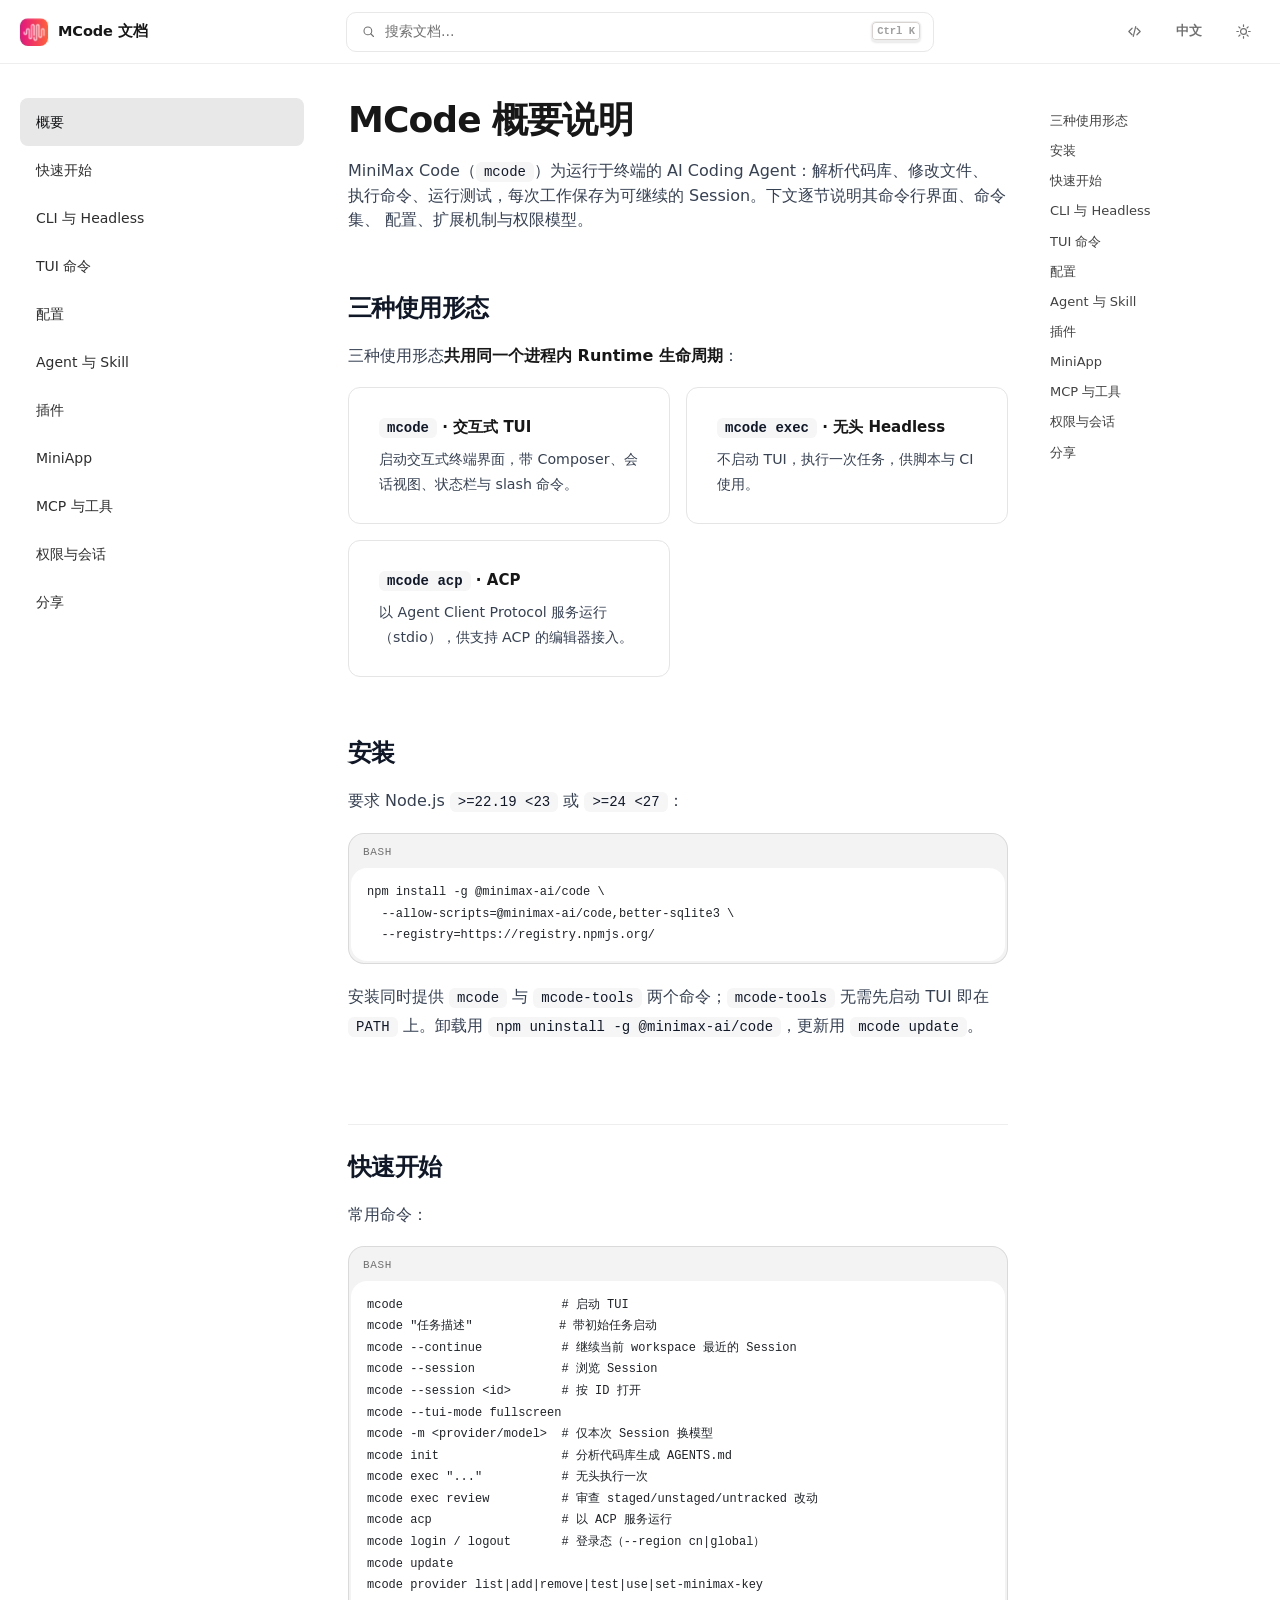
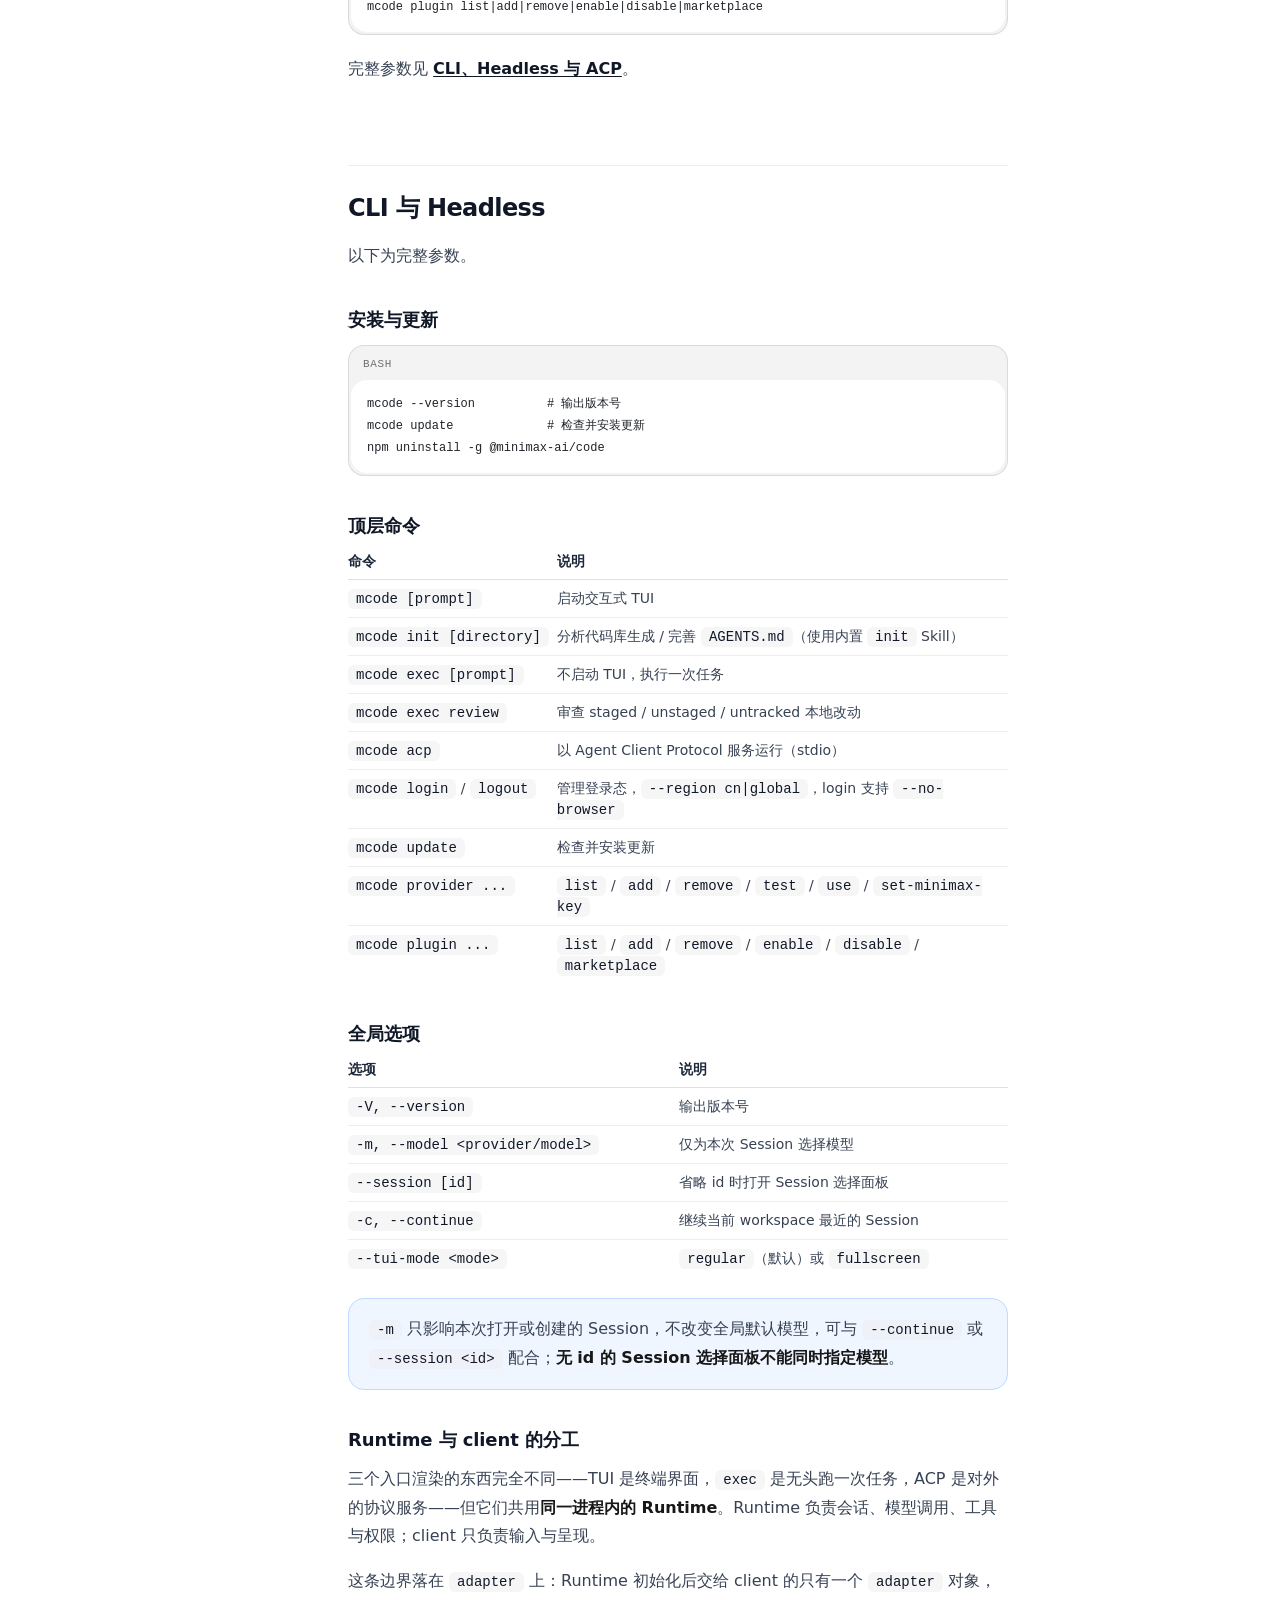
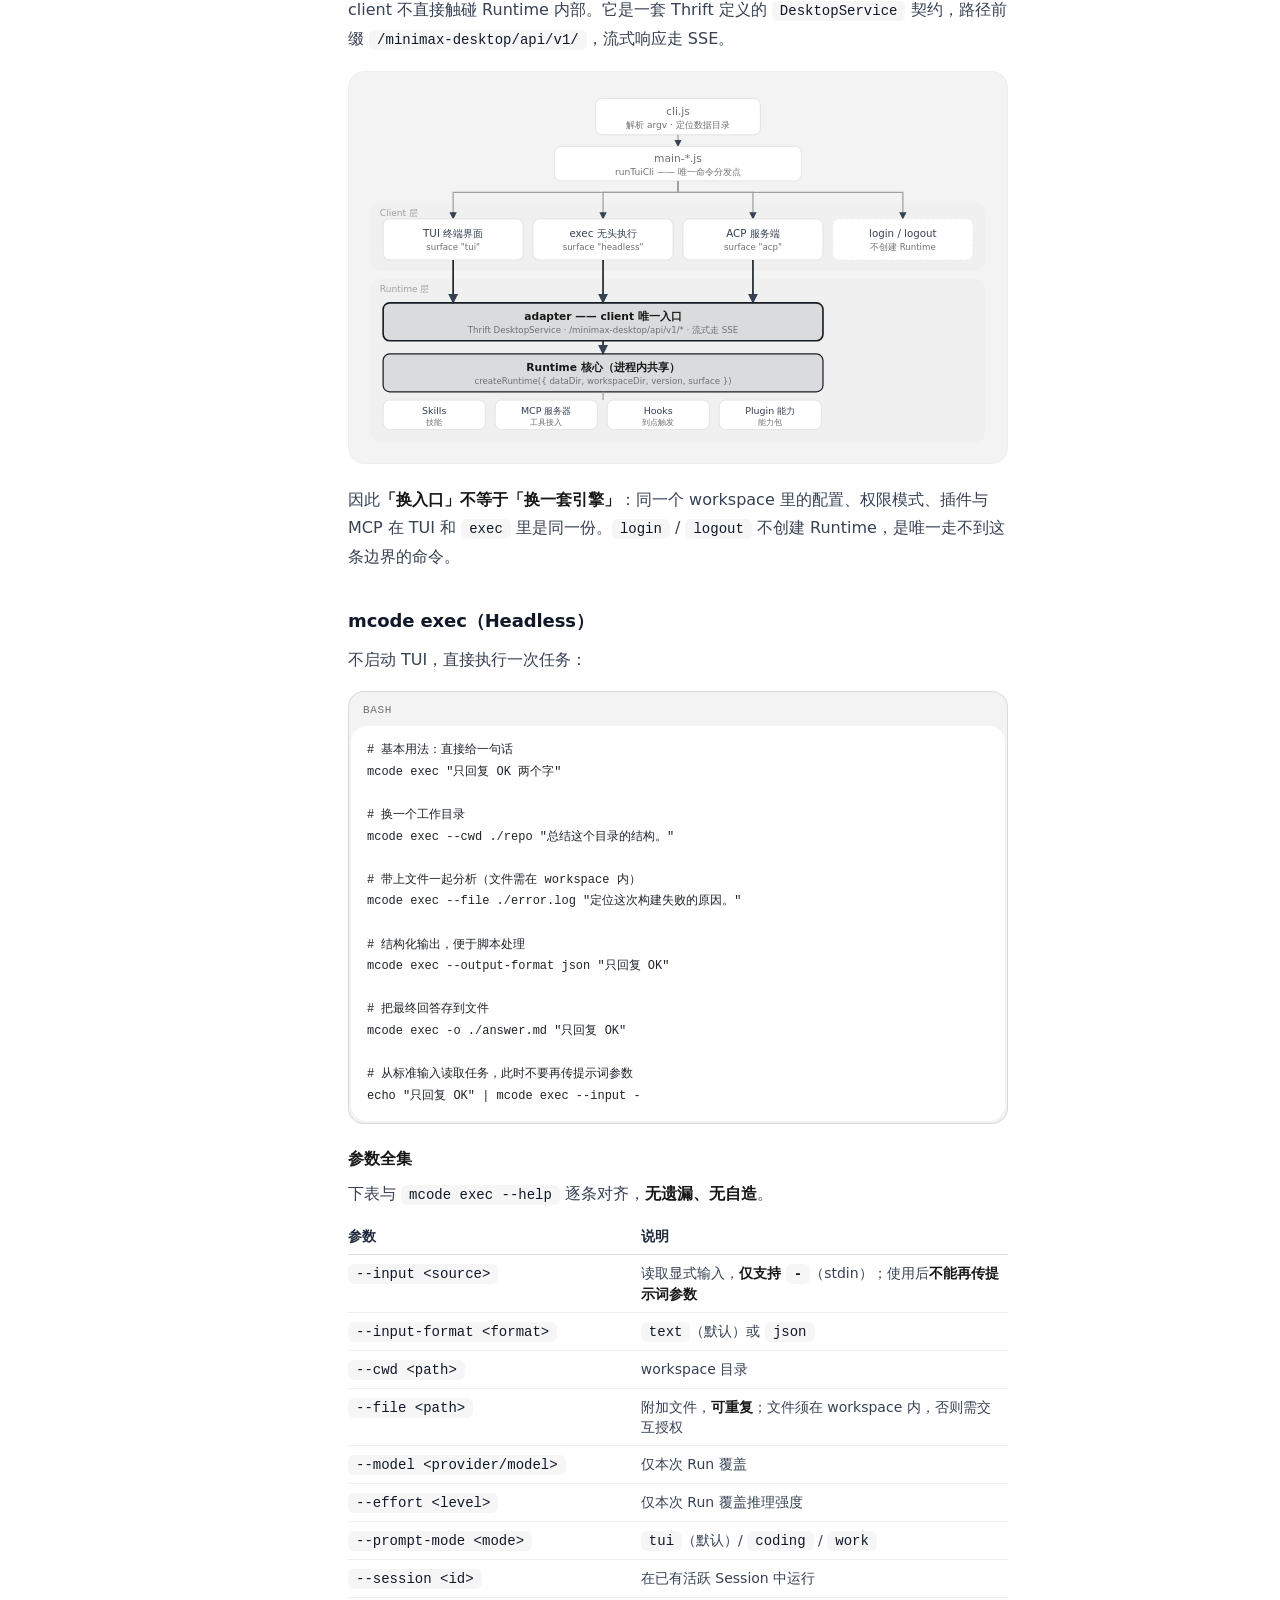
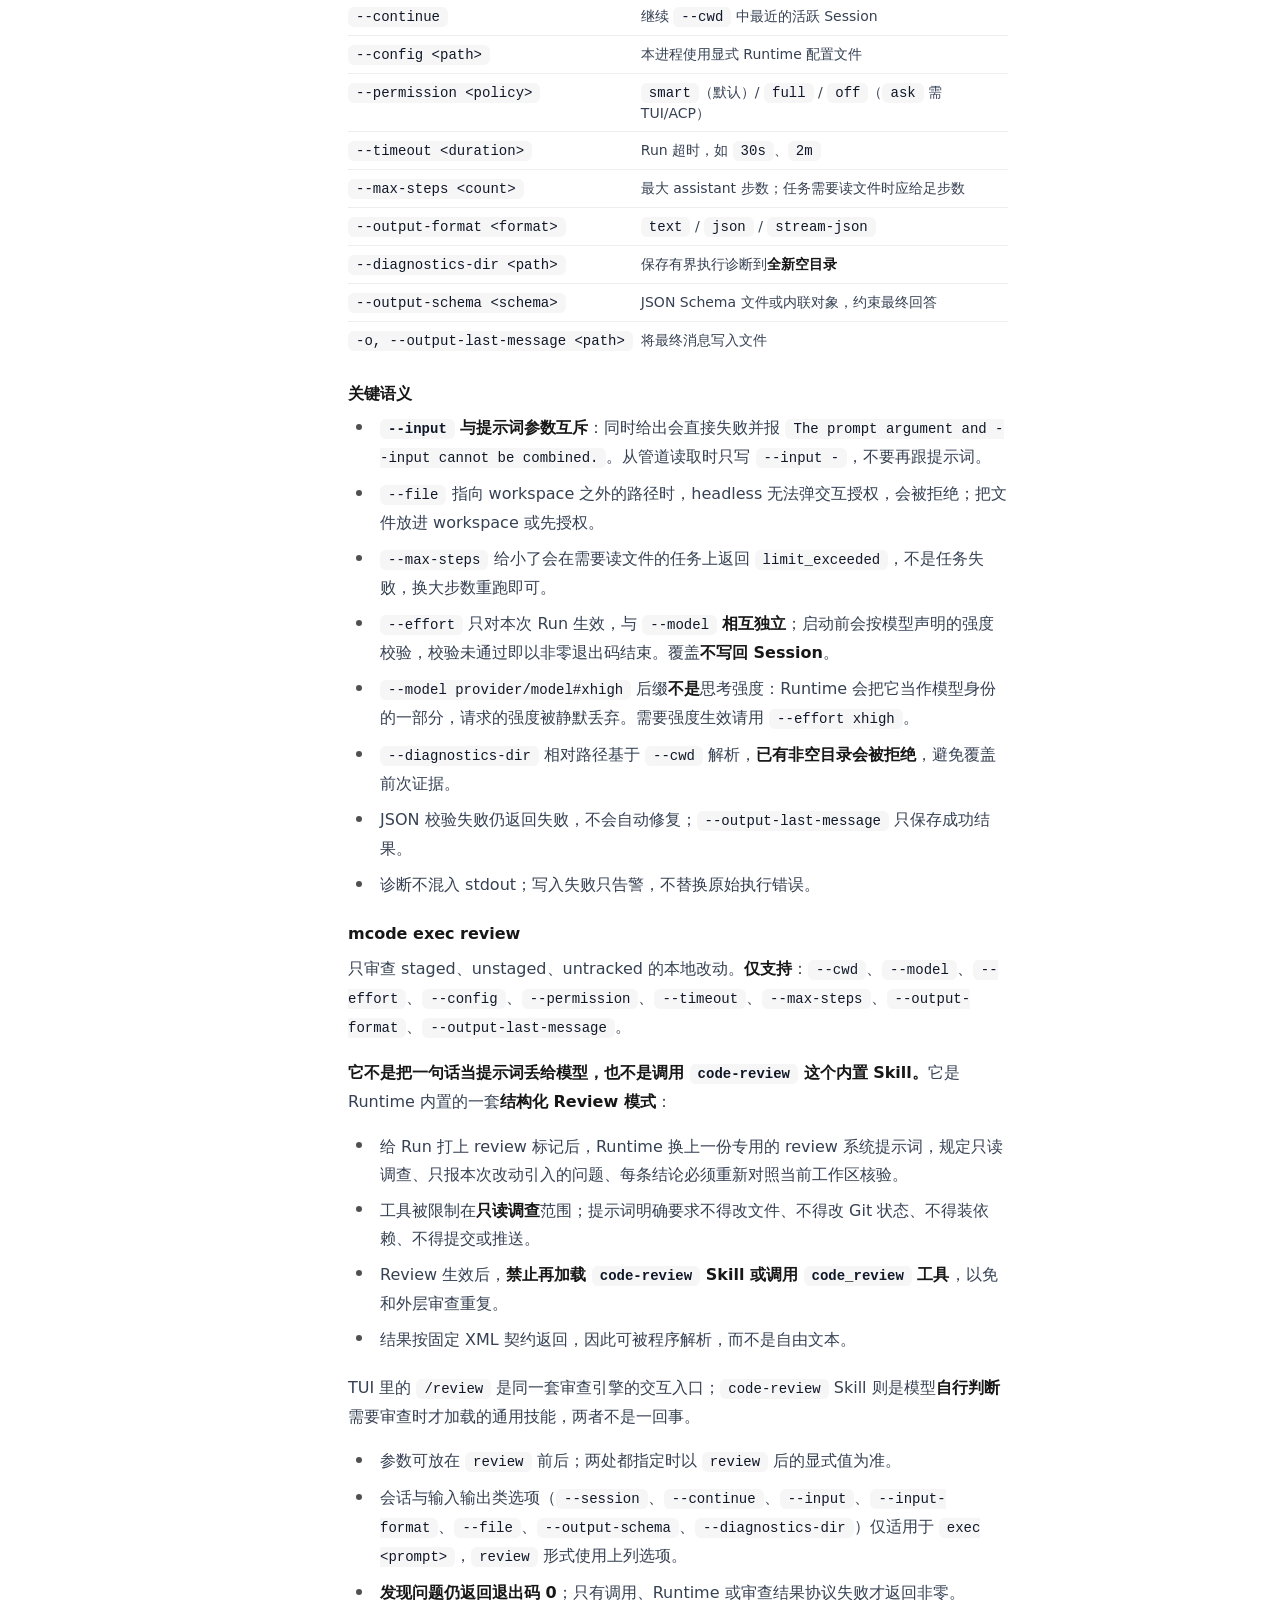
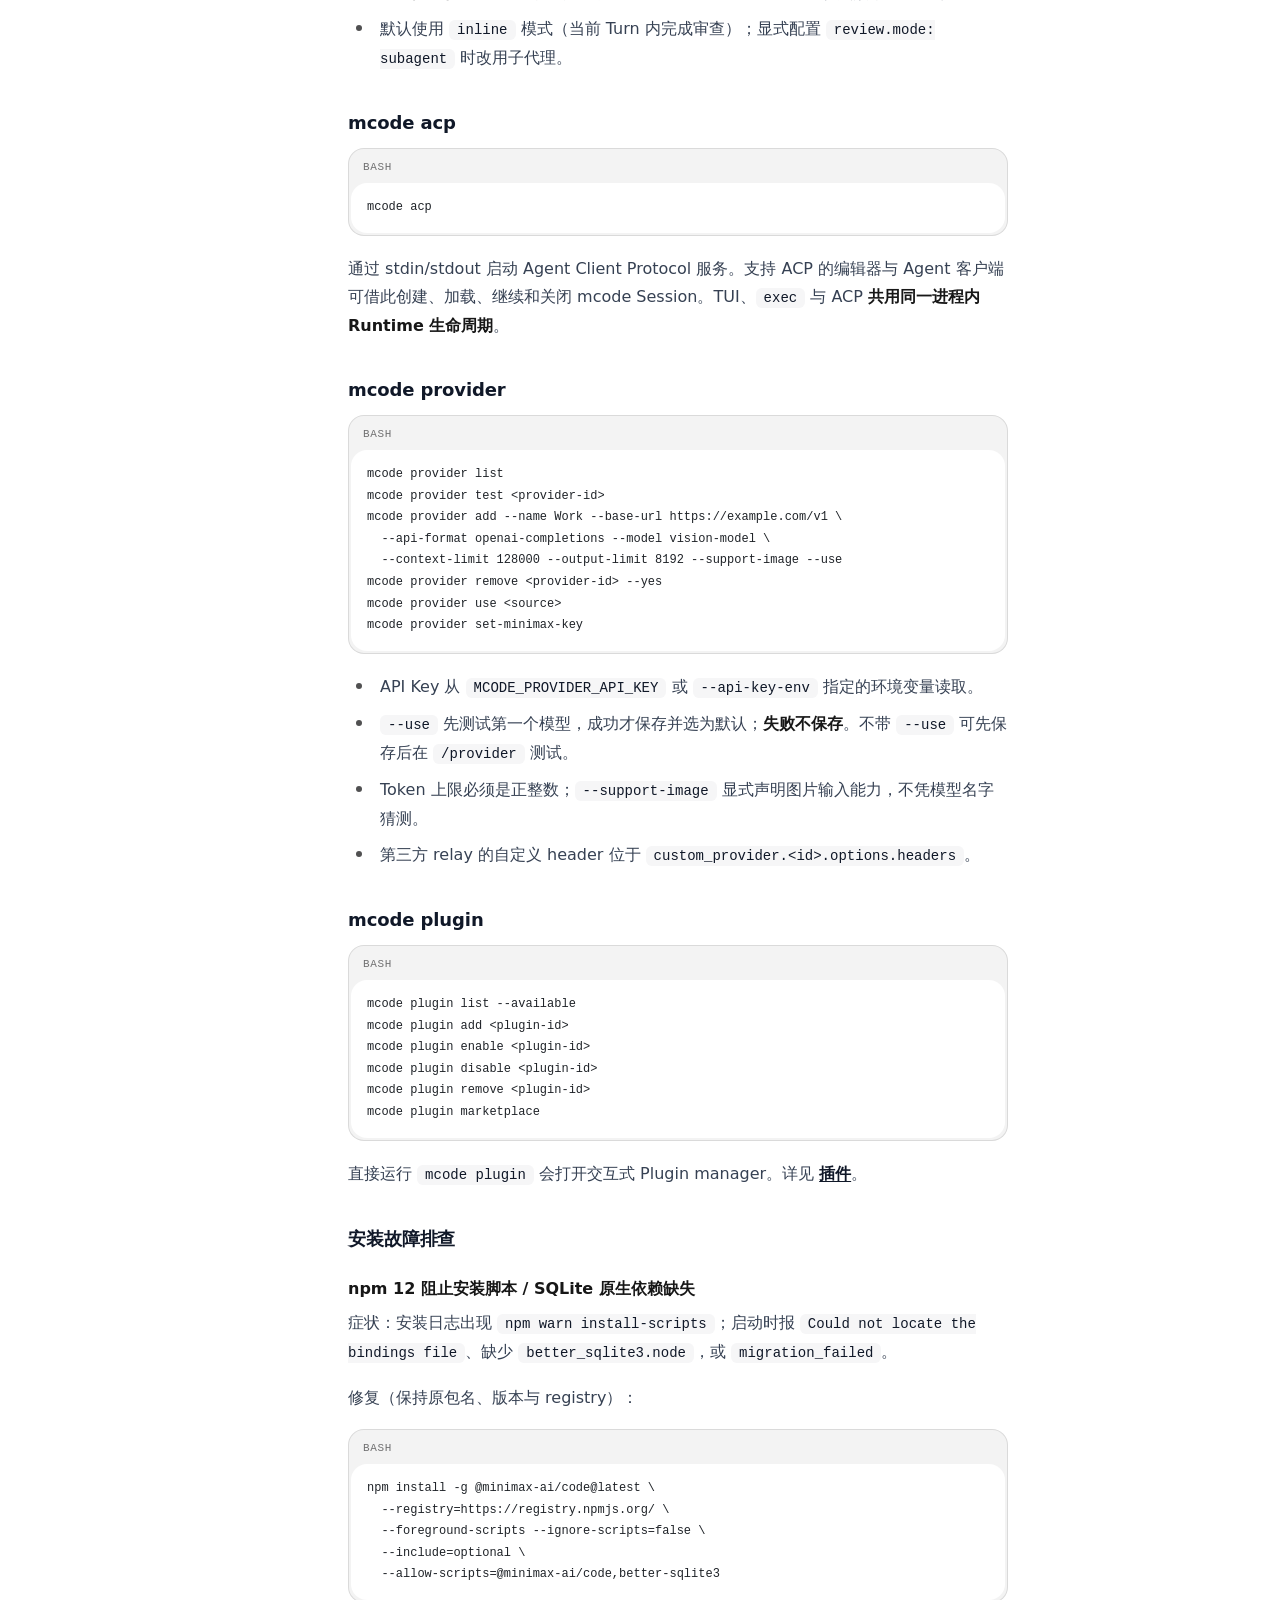
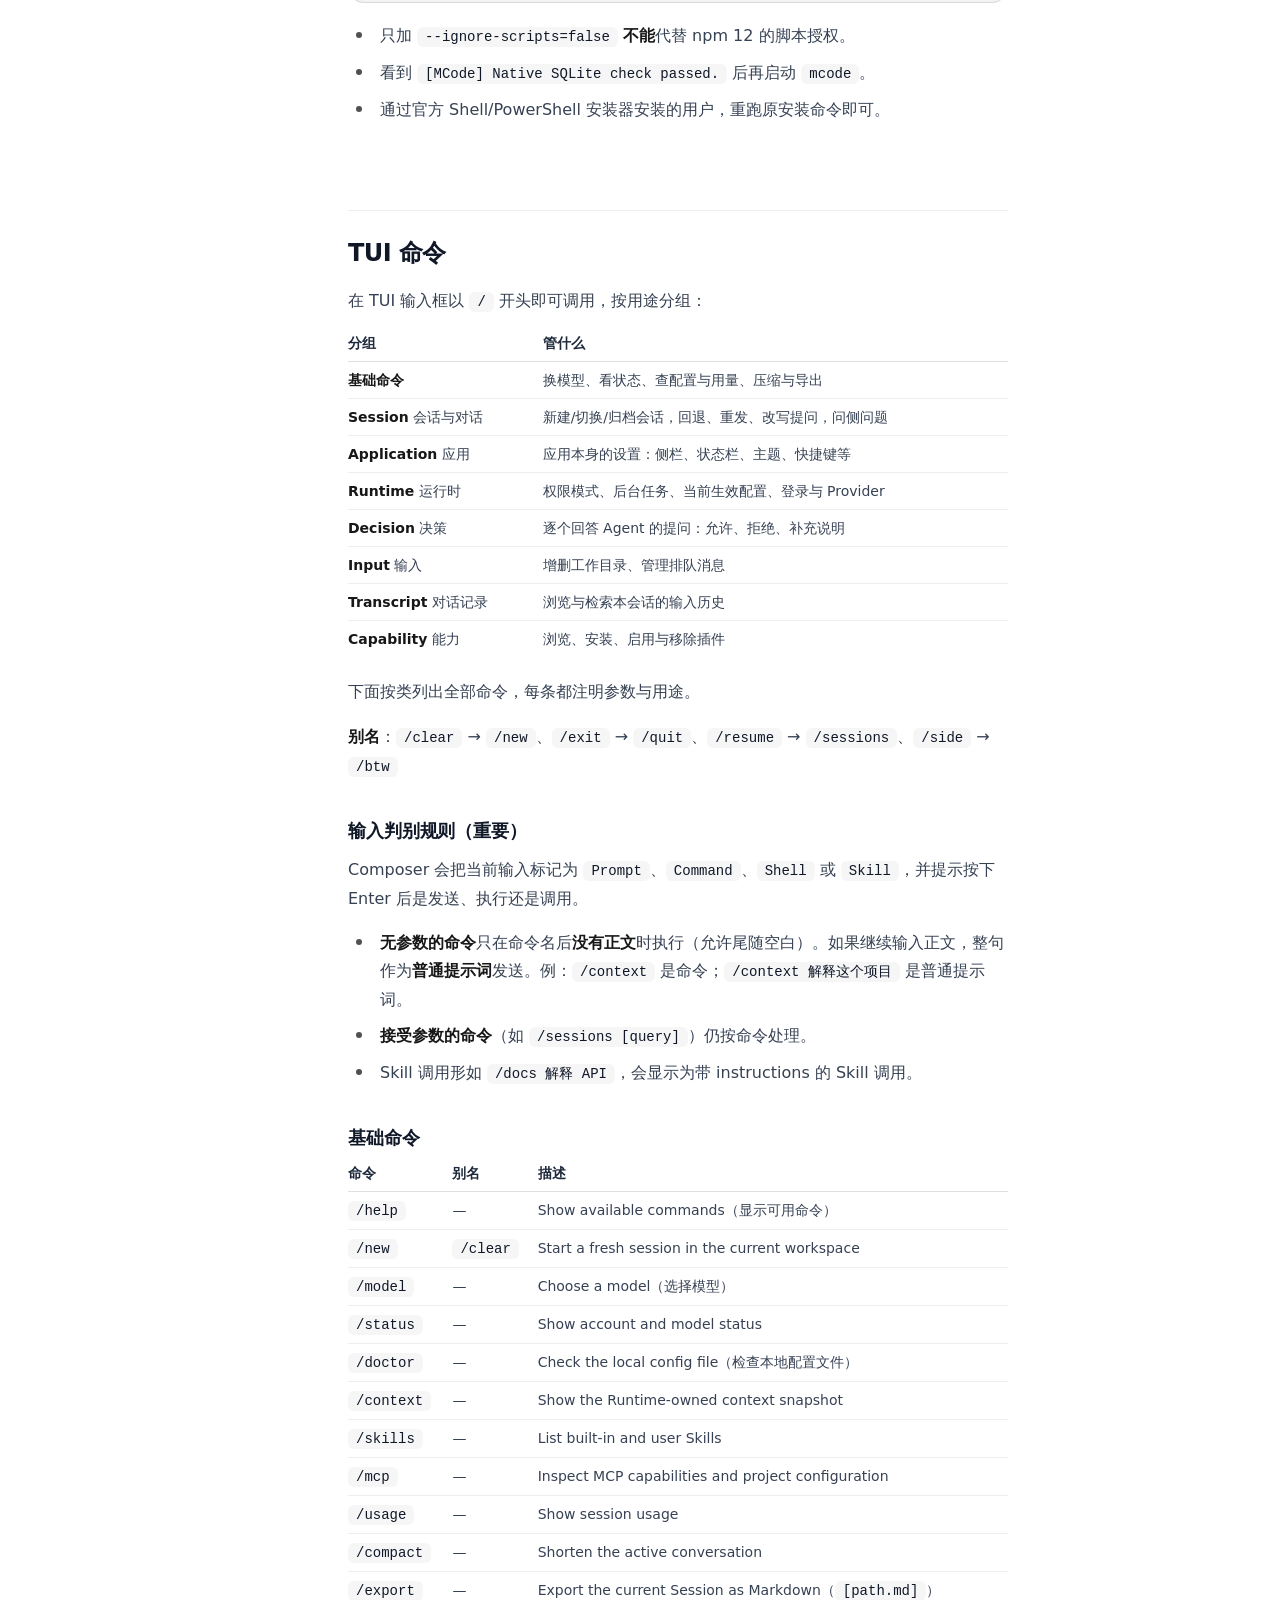
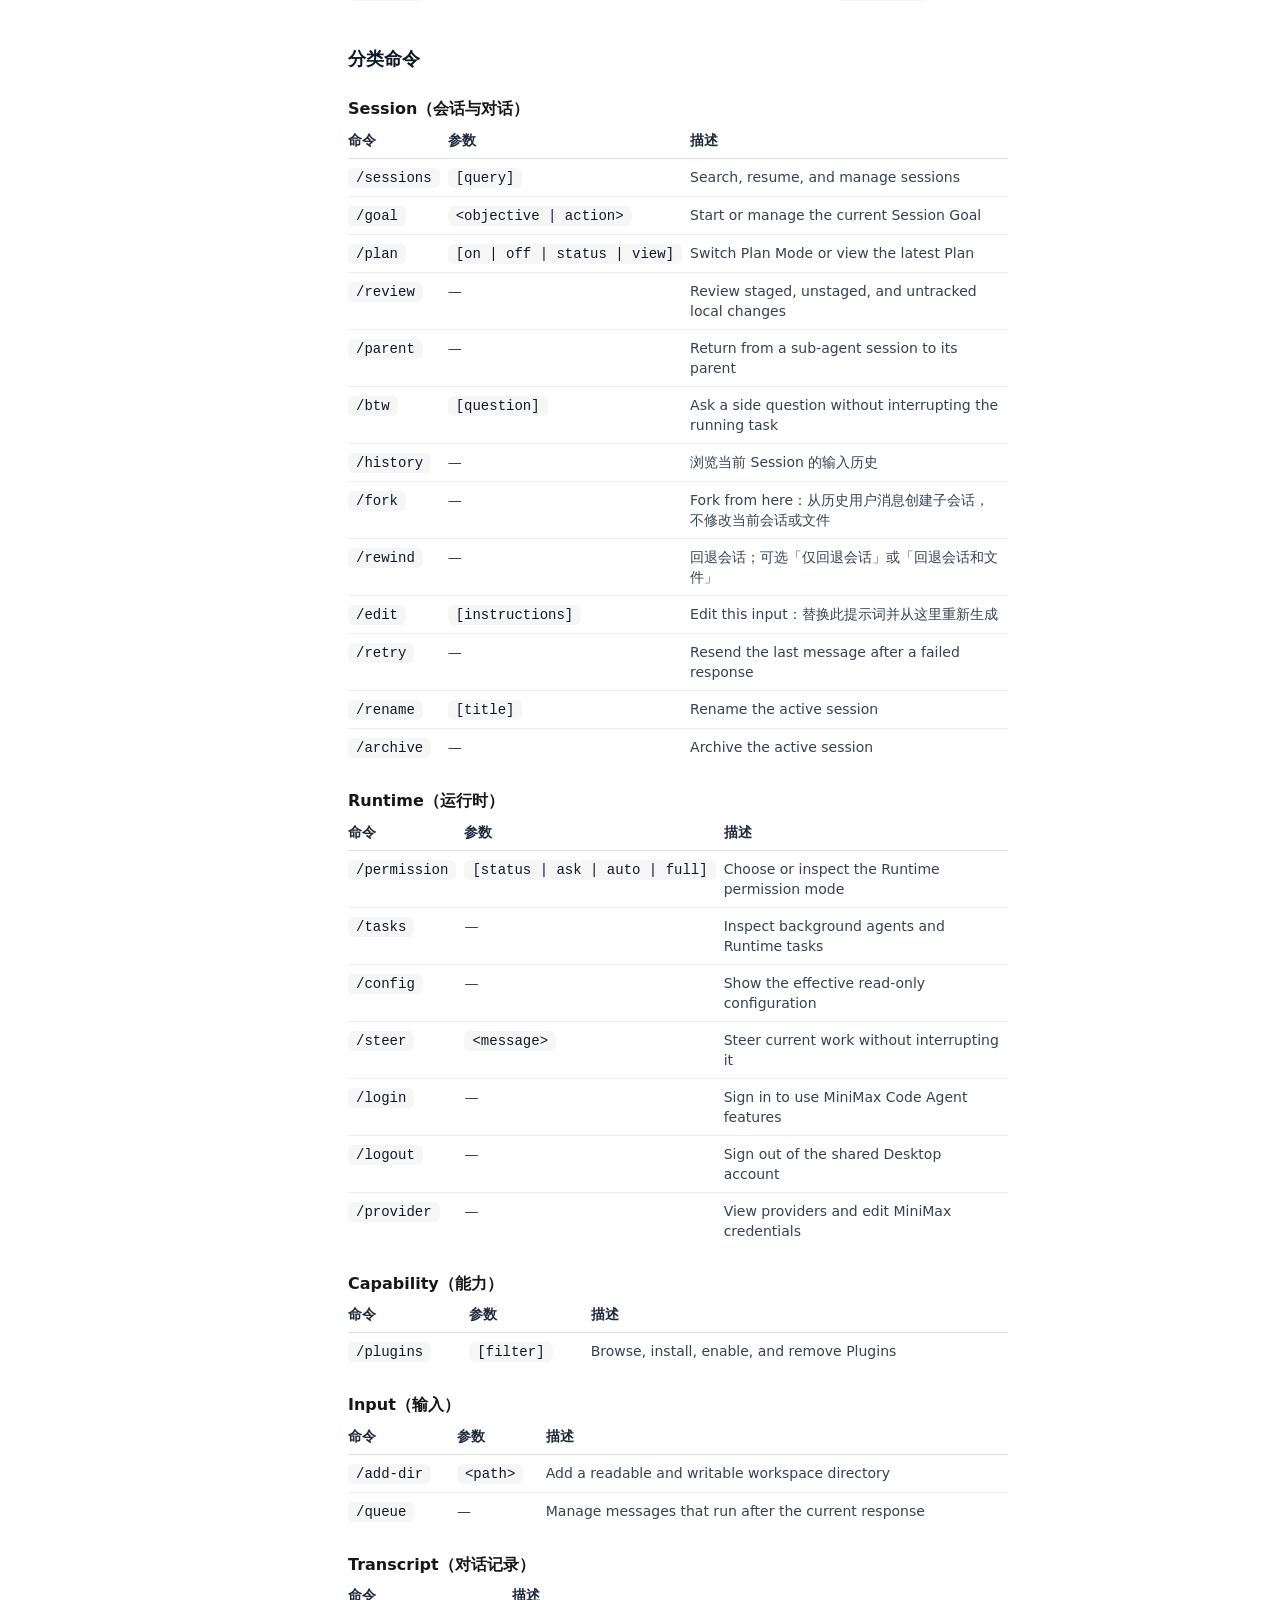
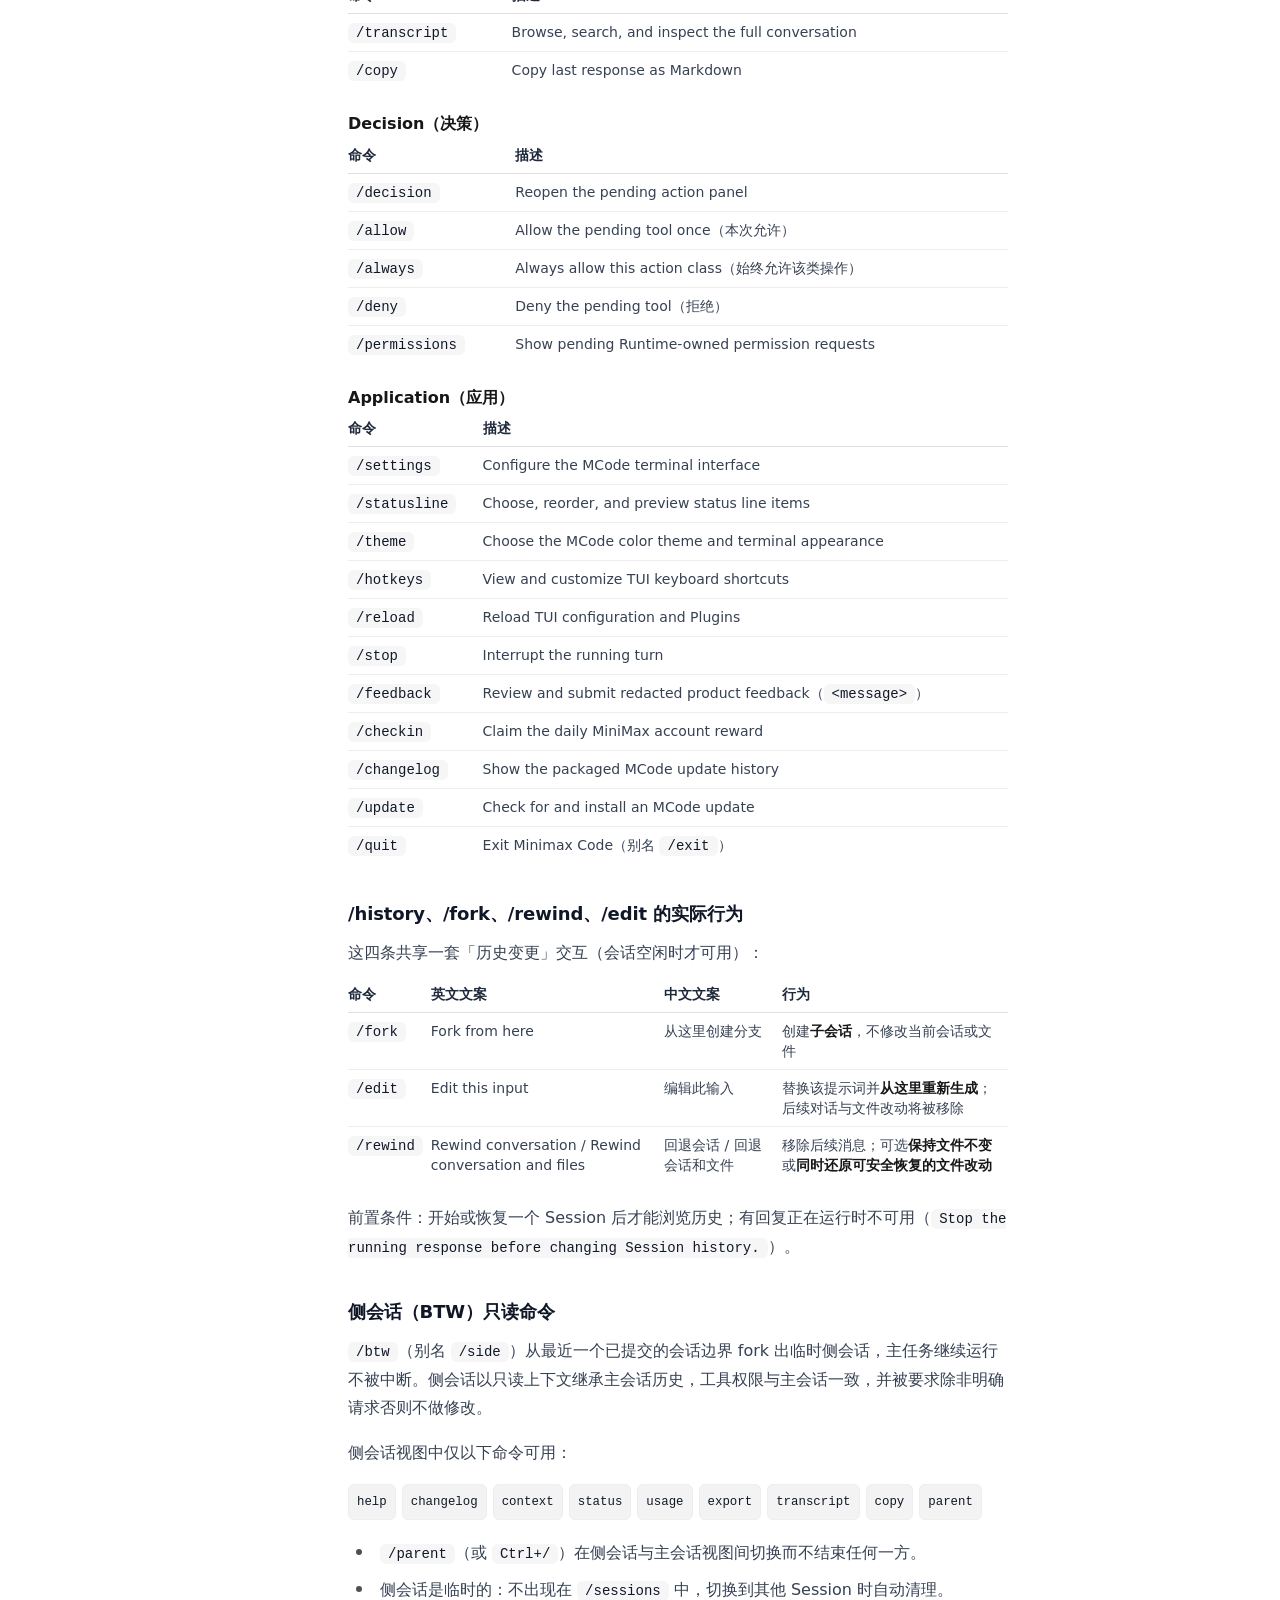
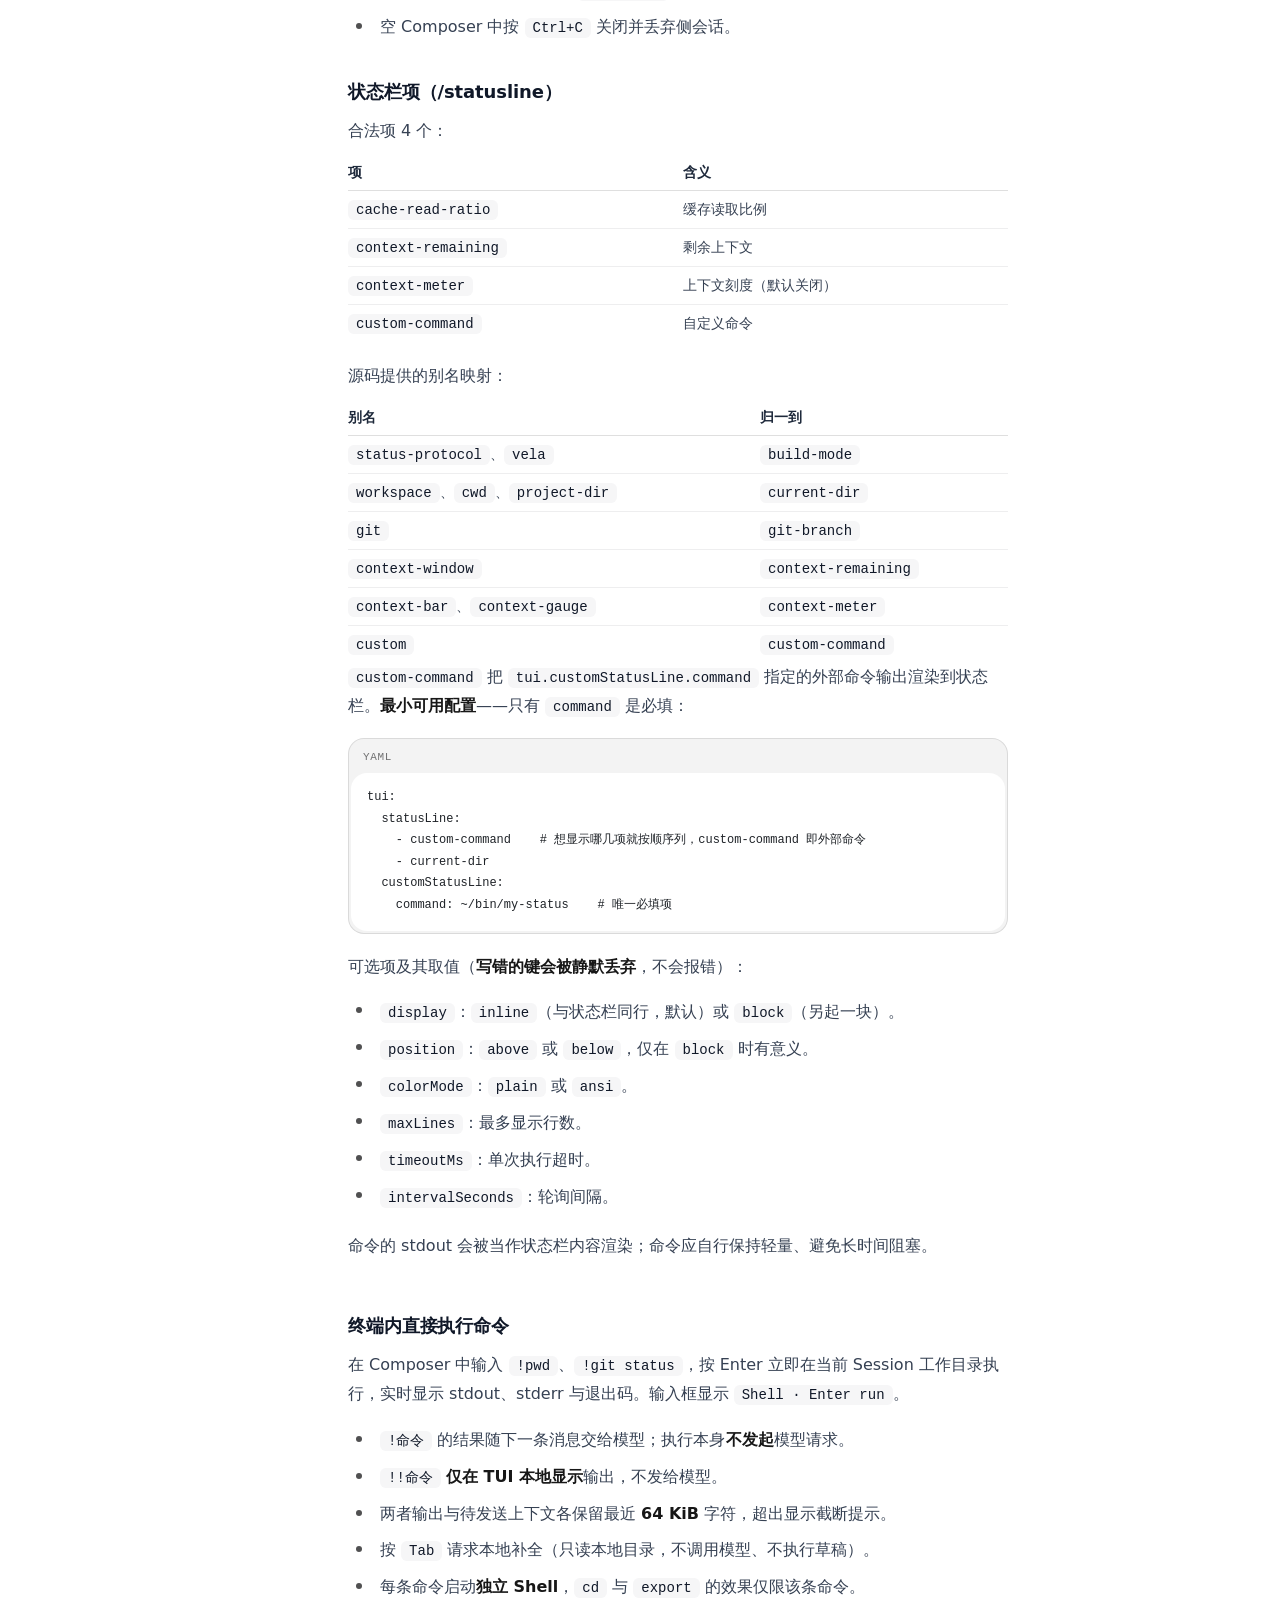
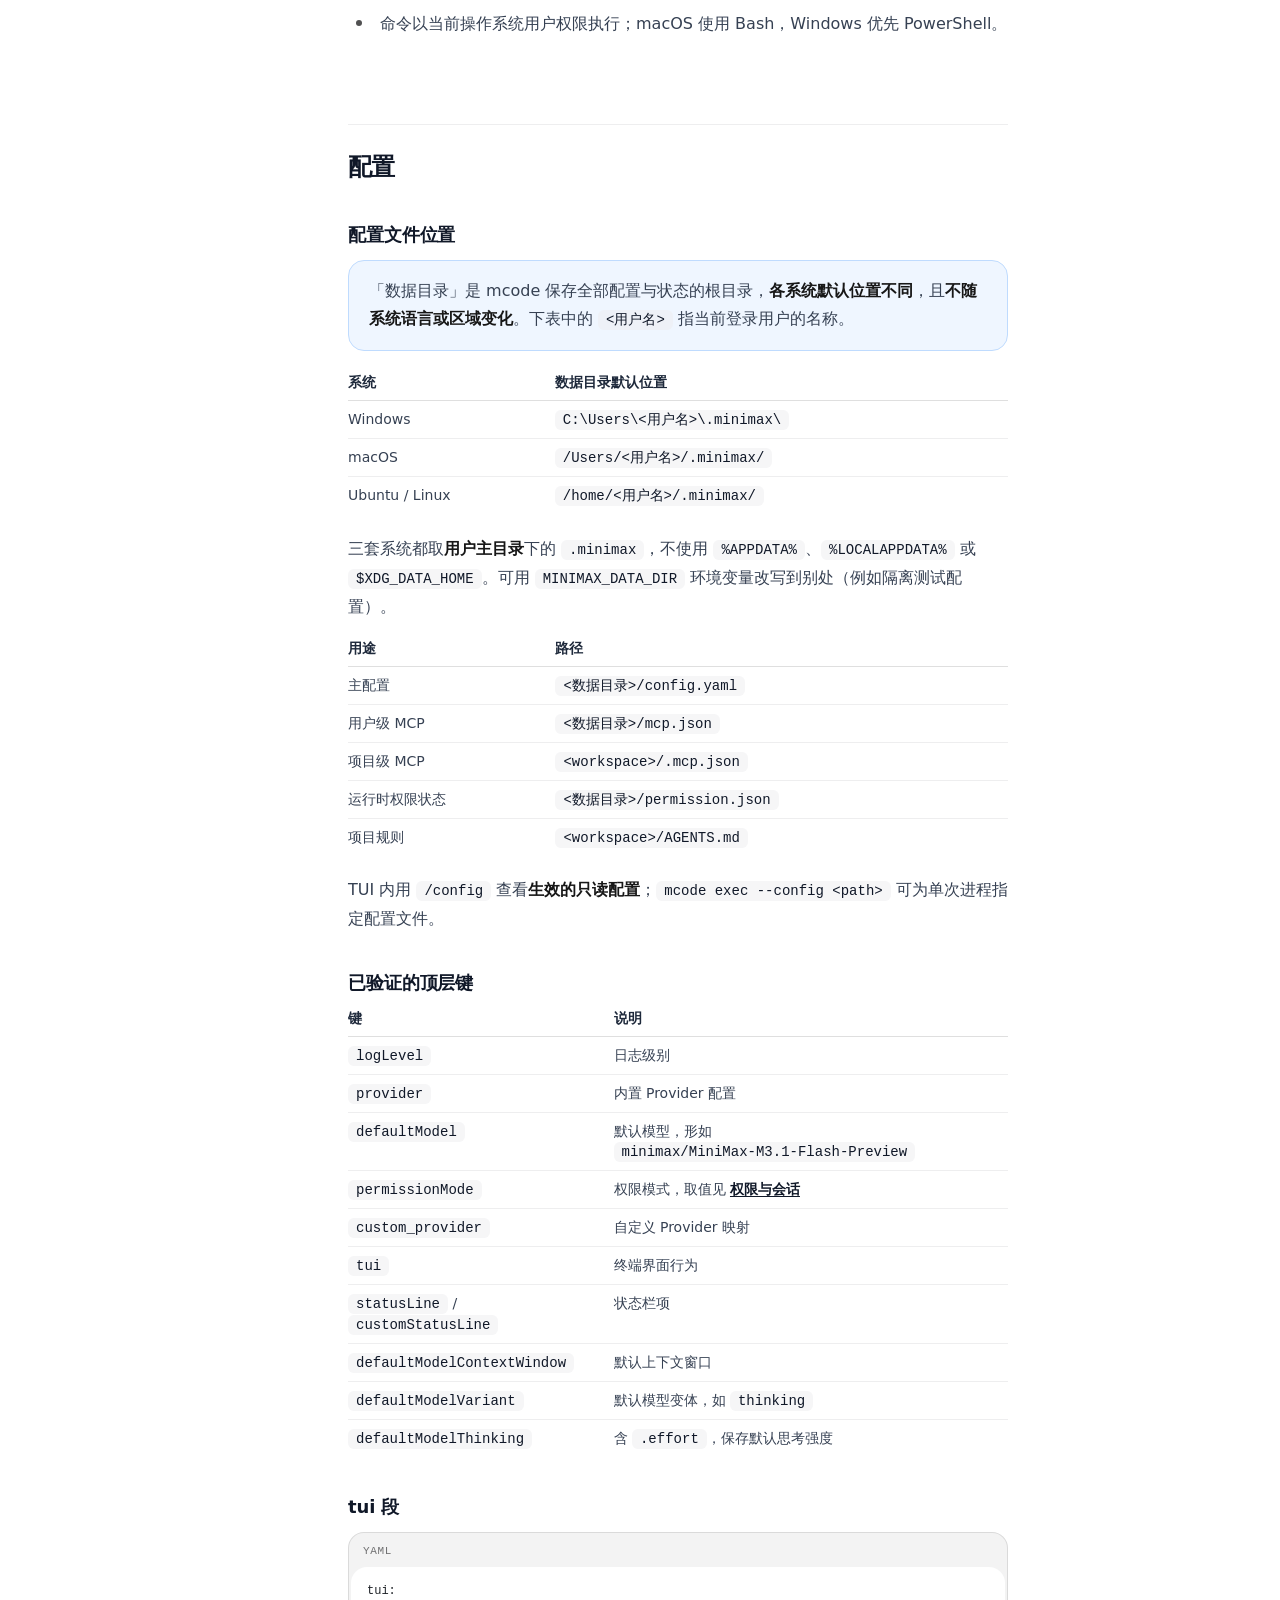
<file: plugins/weekbin/mcode-docs/site/index.html>
<!doctype html>
<html lang="zh-CN" data-theme="light">
<head>
<meta charset="utf-8">
<meta name="viewport" content="width=device-width, initial-scale=1">
<title>MCode · MiniMax Code 概要说明</title>
<meta name="description" content="MiniMax Code（mcode）概要说明与事实基线。逐节说明使用形态与安装、CLI 与无头执行全量参数、ACP 接入、TUI slash 命令全表、配置结构与开关、内置 Agent 与 Skill、插件与 MiniApp 编写契约、Hook 系统完整契约、MCP 与内置工具、权限模式与 Plan Mode、会话管理。经核实不存在的能力明确标注为不存在并给出替代路径。基线版本 0.5.8。随附中英双语纯静态 HTML 文档站，无构建步骤、无 MCP 服务，可离线阅读。">
<meta name="color-scheme" content="light dark">
<link rel="icon" type="image/png" href="assets/minimax.png">
<link rel="stylesheet" href="assets/style.css">
<script>
  // Pre-paint theme resolution (must run before first paint to avoid a flash).
  // Light is the default and is NOT overridden by the OS preference:
  // this site follows the MiniMax official-site convention of a light-first
  // reading experience. Dark mode is opt-in and persists once chosen.
  (function () {
    try {
      var saved = localStorage.getItem('mcode-docs-theme');
      var theme = saved === 'light' || saved === 'dark' ? saved : 'light';
      document.documentElement.setAttribute('data-theme', theme);
    } catch (e) {
      document.documentElement.setAttribute('data-theme', 'light');
    }
  })();
</script>
</head>
<body>

<a class="skip-link" href="#main">跳到主内容</a>

<header class="navbar" id="navbar">
  <div class="navbar-inner">
    <button type="button" class="icon-btn nav-toggle" id="navToggle" aria-expanded="false" aria-controls="sidebar" aria-label="打开侧边导航">
      <svg viewBox="0 0 24 24" width="18" height="18" aria-hidden="true" focusable="false"><path d="M3 6h18M3 12h18M3 18h18" fill="none" stroke="currentColor" stroke-width="1.8" stroke-linecap="round"/></svg>
    </button>

    <a class="brand" href="#intro">
      <img class="brand-mark" src="assets/minimax.png" width="28" height="28" alt="">
      <span class="brand-text">
        <span class="brand-name">MCode 文档</span>
      </span>
    </a>

    <button type="button" class="search-trigger" id="searchTrigger" aria-label="打开搜索（快捷键 Ctrl 或 Cmd + K）">
      <svg viewBox="0 0 24 24" width="15" height="15" aria-hidden="true" focusable="false"><circle cx="11" cy="11" r="6.2" fill="none" stroke="currentColor" stroke-width="1.7"/><path d="M15.6 15.6L20 20" stroke="currentColor" stroke-width="1.7" stroke-linecap="round"/></svg>
      <span class="search-trigger-label">搜索文档…</span>
      <kbd class="kbd">Ctrl K</kbd>
    </button>

    <a class="icon-btn repo-link" href="https://github.com/MiniMax-AI/minimax-code" target="_blank" rel="noreferrer noopener" aria-label="查看 mcode 官方仓库（GitHub，新窗口打开）" title="mcode 官方仓库 · GitHub">
      <svg viewBox="0 0 24 24" width="17" height="17" aria-hidden="true" focusable="false"><path d="M8.6 7.4 4 12l4.6 4.6M15.4 7.4 20 12l-4.6 4.6M13.7 5.1l-3.4 13.8" fill="none" stroke="currentColor" stroke-width="1.7" stroke-linecap="round" stroke-linejoin="round"/></svg>
    </a>

    <a class="icon-btn lang-btn" id="langSwitch" href="index.en.html" hreflang="en" aria-label="当前为中文,切换到 English" title="切换到 English">
      <span class="lang-label" aria-hidden="true">中文</span>
    </a>

    <button type="button" class="icon-btn" id="themeToggle" aria-label="切换深色 / 浅色主题" aria-pressed="false">
      <svg class="icon-sun" viewBox="0 0 24 24" width="17" height="17" aria-hidden="true" focusable="false"><circle cx="12" cy="12" r="4.2" fill="none" stroke="currentColor" stroke-width="1.7"/><path d="M12 2.6v2.2M12 19.2v2.2M2.6 12h2.2M19.2 12h2.2M5.4 5.4l1.6 1.6M17 17l1.6 1.6M18.6 5.4L17 7M7 17l-1.6 1.6" stroke="currentColor" stroke-width="1.7" stroke-linecap="round"/></svg>
      <svg class="icon-moon" viewBox="0 0 24 24" width="17" height="17" aria-hidden="true" focusable="false"><path d="M20 14.2A8.2 8.2 0 019.8 4 8.4 8.4 0 1020 14.2z" fill="none" stroke="currentColor" stroke-width="1.7" stroke-linejoin="round"/></svg>
    </button>
  </div>
</header>

<div class="scrim" id="scrim" hidden></div>

<div class="layout">
  <aside class="sidebar" id="sidebar" aria-label="文档导航">
    <nav class="sidenav">
      <ul class="sidenav-list">
        <li><a href="#intro">概要</a></li>
        <li><a href="#quickstart">快速开始</a></li>
        <li><a href="#cli">CLI 与 Headless</a></li>
        <li><a href="#commands">TUI 命令</a></li>
        <li><a href="#config">配置</a></li>
        <li><a href="#agents-skills">Agent 与 Skill</a></li>
        <li><a href="#plugins-hooks">插件</a></li>
        <li><a href="#miniapp">MiniApp</a></li>
        <li><a href="#mcp-browser">MCP 与工具</a></li>
        <li><a href="#permissions">权限与会话</a></li>
        <li><a href="#sharing">分享</a></li>
      </ul>
    </nav>
  </aside>

  <main class="content" id="main">

    <!-- ══════════════════ 1. 概览 ══════════════════ -->
    <section class="doc-section" id="intro" aria-labelledby="h-intro">
      <h1 class="page-title" id="h-intro">MCode 概要说明</h1>
      <p class="lede">
        MiniMax Code（<code>mcode</code>）为运行于终端的 AI Coding Agent：解析代码库、修改文件、
        执行命令、运行测试，每次工作保存为可继续的 Session。下文逐节说明其命令行界面、命令集、
        配置、扩展机制与权限模型。
      </p>

      <h2 class="h2" id="h-three-forms">三种使用形态</h2>
      <p>三种使用形态<strong>共用同一个进程内 Runtime 生命周期</strong>：</p>
      <div class="card-grid">
        <div class="card">
          <p class="card-title"><code>mcode</code> · 交互式 TUI</p>
          <p>启动交互式终端界面，带 Composer、会话视图、状态栏与 slash 命令。</p>
        </div>
        <div class="card">
          <p class="card-title"><code>mcode exec</code> · 无头 Headless</p>
          <p>不启动 TUI，执行一次任务，供脚本与 CI 使用。</p>
        </div>
        <div class="card">
          <p class="card-title"><code>mcode acp</code> · ACP</p>
          <p>以 Agent Client Protocol 服务运行（stdio），供支持 ACP 的编辑器接入。</p>
        </div>
      </div>

      <h2 class="h2" id="h-install">安装</h2>
      <p>要求 Node.js <code>&gt;=22.19 &lt;23</code> 或 <code>&gt;=24 &lt;27</code>：</p>

      <div class="code-block" data-lang="bash">
        <div class="code-head"><span class="code-lang">bash</span></div>
        <pre><code>npm install -g @minimax-ai/code \
  --allow-scripts=@minimax-ai/code,better-sqlite3 \
  --registry=https://registry.npmjs.org/</code></pre>
      </div>

      <p>安装同时提供 <code>mcode</code> 与 <code>mcode-tools</code> 两个命令；<code>mcode-tools</code> 无需先启动 TUI 即在 <code>PATH</code> 上。卸载用 <code>npm uninstall -g @minimax-ai/code</code>，更新用 <code>mcode update</code>。</p>

    </section>

    <!-- ══════════════════ 2. 快速开始 ══════════════════ -->
    <section class="doc-section" id="quickstart" aria-labelledby="h-quickstart">
      <h2 class="h2" id="h-quickstart">快速开始</h2>

      <p>常用命令：</p>
      <div class="code-block" data-lang="bash">
        <div class="code-head"><span class="code-lang">bash</span></div>
        <pre><code>mcode                      # 启动 TUI
mcode "任务描述"            # 带初始任务启动
mcode --continue           # 继续当前 workspace 最近的 Session
mcode --session            # 浏览 Session
mcode --session &lt;id&gt;       # 按 ID 打开
mcode --tui-mode fullscreen
mcode -m &lt;provider/model&gt;  # 仅本次 Session 换模型
mcode init                 # 分析代码库生成 AGENTS.md
mcode exec "..."           # 无头执行一次
mcode exec review          # 审查 staged/unstaged/untracked 改动
mcode acp                  # 以 ACP 服务运行
mcode login / logout       # 登录态（--region cn|global）
mcode update
mcode provider list|add|remove|test|use|set-minimax-key
mcode plugin list|add|remove|enable|disable|marketplace</code></pre>
      </div>

      <p>完整参数见 <a href="#cli">CLI、Headless 与 ACP</a>。</p>
    </section>

    <!-- ══════════════════ 3. CLI 与 Headless ══════════════════ -->
    <section class="doc-section" id="cli" aria-labelledby="h-cli">
      <h2 class="h2" id="h-cli">CLI 与 Headless</h2>
      <p>以下为完整参数。</p>

      <h3 class="h3" id="h-cli-install">安装与更新</h3>
      <div class="code-block" data-lang="bash">
        <div class="code-head"><span class="code-lang">bash</span></div>
        <pre><code>mcode --version          # 输出版本号
mcode update             # 检查并安装更新
npm uninstall -g @minimax-ai/code</code></pre>
      </div>

      <h3 class="h3" id="h-top-commands">顶层命令</h3>
      <div class="table-wrap">
        <table>
          <thead><tr><th>命令</th><th>说明</th></tr></thead>
          <tbody>
            <tr><td><code>mcode [prompt]</code></td><td>启动交互式 TUI</td></tr>
            <tr><td><code>mcode init [directory]</code></td><td>分析代码库生成 / 完善 <code>AGENTS.md</code>（使用内置 <code>init</code> Skill）</td></tr>
            <tr><td><code>mcode exec [prompt]</code></td><td>不启动 TUI，执行一次任务</td></tr>
            <tr><td><code>mcode exec review</code></td><td>审查 staged / unstaged / untracked 本地改动</td></tr>
            <tr><td><code>mcode acp</code></td><td>以 Agent Client Protocol 服务运行（stdio）</td></tr>
            <tr><td><code>mcode login</code> / <code>logout</code></td><td>管理登录态，<code>--region cn|global</code>，login 支持 <code>--no-browser</code></td></tr>
            <tr><td><code>mcode update</code></td><td>检查并安装更新</td></tr>
            <tr><td><code>mcode provider ...</code></td><td><code>list</code> / <code>add</code> / <code>remove</code> / <code>test</code> / <code>use</code> / <code>set-minimax-key</code></td></tr>
            <tr><td><code>mcode plugin ...</code></td><td><code>list</code> / <code>add</code> / <code>remove</code> / <code>enable</code> / <code>disable</code> / <code>marketplace</code></td></tr>
          </tbody>
        </table>
      </div>

      <h3 class="h3" id="h-global-options">全局选项</h3>
      <div class="table-wrap">
        <table>
          <thead><tr><th>选项</th><th>说明</th></tr></thead>
          <tbody>
            <tr><td><code>-V, --version</code></td><td>输出版本号</td></tr>
            <tr><td><code>-m, --model &lt;provider/model&gt;</code></td><td>仅为本次 Session 选择模型</td></tr>
            <tr><td><code>--session [id]</code></td><td>省略 id 时打开 Session 选择面板</td></tr>
            <tr><td><code>-c, --continue</code></td><td>继续当前 workspace 最近的 Session</td></tr>
            <tr><td><code>--tui-mode &lt;mode&gt;</code></td><td><code>regular</code>（默认）或 <code>fullscreen</code></td></tr>
          </tbody>
        </table>
      </div>
      <div class="callout callout-note">
        <p><code>-m</code> 只影响本次打开或创建的 Session，不改变全局默认模型，可与 <code>--continue</code> 或 <code>--session &lt;id&gt;</code> 配合；<strong>无 id 的 Session 选择面板不能同时指定模型</strong>。</p>
      </div>

      <h3 class="h3" id="h-runtime-client">Runtime 与 client 的分工</h3><p>三个入口渲染的东西完全不同——TUI 是终端界面，<code>exec</code> 是无头跑一次任务，ACP 是对外的协议服务——但它们共用<strong>同一进程内的 Runtime</strong>。Runtime 负责会话、模型调用、工具与权限；client 只负责输入与呈现。</p>
      <p>这条边界落在 <code>adapter</code> 上：Runtime 初始化后交给 client 的只有一个 <code>adapter</code> 对象，client 不直接触碰 Runtime 内部。它是一套 Thrift 定义的 <code>DesktopService</code> 契约，路径前缀 <code>/minimax-desktop/api/v1/</code>，流式响应走 SSE。</p>
      <figure class="diagram">
<svg viewBox="0 0 760 434" role="img" aria-label="adapter —— client 唯一入口">
<title>adapter —— client 唯一入口</title>
<rect class="dg-band" x="8" y="136" width="744" height="80" rx="10"/>
<text class="dg-band-label" x="18" y="151" font-size="11">Client 层</text>
<rect class="dg-band" x="8" y="228" width="744" height="196" rx="10"/>
<text class="dg-band-label" x="18" y="243" font-size="11">Runtime 层</text>
<rect class="dg-node" x="280" y="8" width="200" height="44" rx="8"/>
<text class="dg-t-mono" x="380" y="28" font-size="13" text-anchor="middle">cli.js</text>
<text class="dg-t-sub" x="380" y="44" font-size="11" text-anchor="middle">解析 argv · 定位数据目录</text>
<path class="dg-edge" d="M380 52 V 66" marker-end="url(#ar)"/>
<rect class="dg-node" x="230" y="66" width="300" height="42" rx="8"/>
<text class="dg-t-mono" x="380" y="85" font-size="13" text-anchor="middle">main-*.js</text>
<text class="dg-t-sub" x="380" y="101" font-size="11" text-anchor="middle">runTuiCli —— 唯一命令分发点</text>
<path class="dg-edge" d="M380 108 V 122 H 107 V 154" marker-end="url(#ar)"/>
<path class="dg-edge" d="M380 108 V 122 H 289 V 154" marker-end="url(#ar)"/>
<path class="dg-edge" d="M380 108 V 122 H 471 V 154" marker-end="url(#ar)"/>
<path class="dg-edge" d="M380 108 V 122 H 653 V 154" marker-end="url(#ar)"/>
<rect class="dg-node" x="22" y="154" width="170" height="50" rx="8"/>
<text class="dg-t" x="107" y="176" font-size="12.5" text-anchor="middle">TUI 终端界面</text>
<text class="dg-t-mono" x="107" y="192" font-size="10.5" text-anchor="middle">surface "tui"</text>
<rect class="dg-node" x="204" y="154" width="170" height="50" rx="8"/>
<text class="dg-t" x="289" y="176" font-size="12.5" text-anchor="middle">exec 无头执行</text>
<text class="dg-t-mono" x="289" y="192" font-size="10.5" text-anchor="middle">surface "headless"</text>
<rect class="dg-node" x="386" y="154" width="170" height="50" rx="8"/>
<text class="dg-t" x="471" y="176" font-size="12.5" text-anchor="middle">ACP 服务端</text>
<text class="dg-t-mono" x="471" y="192" font-size="10.5" text-anchor="middle">surface "acp"</text>
<rect class="dg-node-muted" x="568" y="154" width="170" height="50" rx="8"/>
<text class="dg-t" x="653" y="176" font-size="12.5" text-anchor="middle">login / logout</text>
<text class="dg-t-mono" x="653" y="192" font-size="10.5" text-anchor="middle">不创建 Runtime</text>
<path class="dg-edge-core" d="M107 204 V 256" marker-end="url(#ar)"/>
<path class="dg-edge-core" d="M289 204 V 256" marker-end="url(#ar)"/>
<path class="dg-edge-core" d="M471 204 V 256" marker-end="url(#ar)"/>
<rect class="dg-node-seam" x="22" y="256" width="534" height="46" rx="8"/>
<text class="dg-t-core" x="289" y="277" font-size="13" text-anchor="middle">adapter —— client 唯一入口</text>
<text class="dg-t-mono" x="289" y="293" font-size="10.5" text-anchor="middle">Thrift DesktopService · /minimax-desktop/api/v1/* · 流式走 SSE</text>
<path class="dg-edge-core" d="M289 302 V 318" marker-end="url(#ar)"/>
<rect class="dg-node-core" x="22" y="318" width="534" height="46" rx="8"/>
<text class="dg-t-core" x="289" y="339" font-size="13" text-anchor="middle">Runtime 核心（进程内共享）</text>
<text class="dg-t-mono" x="289" y="355" font-size="10.5" text-anchor="middle">createRuntime({ dataDir, workspaceDir, version, surface })</text>
<path class="dg-edge" d="M289 364 V 374"/>
<rect class="dg-node" x="22" y="374" width="124" height="36" rx="8"/>
<text class="dg-t" x="84" y="391" font-size="11.5" text-anchor="middle">Skills</text>
<text class="dg-t-sub" x="84" y="404" font-size="10" text-anchor="middle">技能</text>
<rect class="dg-node" x="158" y="374" width="124" height="36" rx="8"/>
<text class="dg-t" x="220" y="391" font-size="11.5" text-anchor="middle">MCP 服务器</text>
<text class="dg-t-sub" x="220" y="404" font-size="10" text-anchor="middle">工具接入</text>
<rect class="dg-node" x="294" y="374" width="124" height="36" rx="8"/>
<text class="dg-t" x="356" y="391" font-size="11.5" text-anchor="middle">Hooks</text>
<text class="dg-t-sub" x="356" y="404" font-size="10" text-anchor="middle">到点触发</text>
<rect class="dg-node" x="430" y="374" width="124" height="36" rx="8"/>
<text class="dg-t" x="492" y="391" font-size="11.5" text-anchor="middle">Plugin 能力</text>
<text class="dg-t-sub" x="492" y="404" font-size="10" text-anchor="middle">能力包</text>
<defs><marker id="ar" viewBox="0 0 10 10" refX="9" refY="5" markerWidth="6" markerHeight="6" orient="auto-start-reverse"><path d="M0 0 L10 5 L0 10 z" fill="currentColor"/></marker></defs>
</svg>
</figure>
      <p>因此<strong>「换入口」不等于「换一套引擎」</strong>：同一个 workspace 里的配置、权限模式、插件与 MCP 在 TUI 和 <code>exec</code> 里是同一份。<code>login</code> / <code>logout</code> 不创建 Runtime，是唯一走不到这条边界的命令。</p>

      <h3 class="h3" id="h-exec">mcode exec（Headless）</h3>
      <p>不启动 TUI，直接执行一次任务：</p>
      <div class="code-block" data-lang="bash">
        <div class="code-head"><span class="code-lang">bash</span></div>
        <pre><code># 基本用法：直接给一句话
mcode exec "只回复 OK 两个字"

# 换一个工作目录
mcode exec --cwd ./repo "总结这个目录的结构。"

# 带上文件一起分析（文件需在 workspace 内）
mcode exec --file ./error.log "定位这次构建失败的原因。"

# 结构化输出，便于脚本处理
mcode exec --output-format json "只回复 OK"

# 把最终回答存到文件
mcode exec -o ./answer.md "只回复 OK"

# 从标准输入读取任务，此时不要再传提示词参数
echo "只回复 OK" | mcode exec --input -</code></pre>
      </div>

      <h4 class="h4" id="h-exec-flags">参数全集</h4>
      <p>下表与 <code>mcode exec --help</code> 逐条对齐，<strong>无遗漏、无自造</strong>。</p>
      <div class="table-wrap">
        <table>
          <thead><tr><th>参数</th><th>说明</th></tr></thead>
          <tbody>
            <tr><td><code>--input &lt;source&gt;</code></td><td>读取显式输入，<strong>仅支持 <code>-</code></strong>（stdin）；使用后<strong>不能再传提示词参数</strong></td></tr>
            <tr><td><code>--input-format &lt;format&gt;</code></td><td><code>text</code>（默认）或 <code>json</code></td></tr>
            <tr><td><code>--cwd &lt;path&gt;</code></td><td>workspace 目录</td></tr>
            <tr><td><code>--file &lt;path&gt;</code></td><td>附加文件，<strong>可重复</strong>；文件须在 workspace 内，否则需交互授权</td></tr>
            <tr><td><code>--model &lt;provider/model&gt;</code></td><td>仅本次 Run 覆盖</td></tr>
            <tr><td><code>--effort &lt;level&gt;</code></td><td>仅本次 Run 覆盖推理强度</td></tr>
            <tr><td><code>--prompt-mode &lt;mode&gt;</code></td><td><code>tui</code>（默认）/ <code>coding</code> / <code>work</code></td></tr>
            <tr><td><code>--session &lt;id&gt;</code></td><td>在已有活跃 Session 中运行</td></tr>
            <tr><td><code>--continue</code></td><td>继续 <code>--cwd</code> 中最近的活跃 Session</td></tr>
            <tr><td><code>--config &lt;path&gt;</code></td><td>本进程使用显式 Runtime 配置文件</td></tr>
            <tr><td><code>--permission &lt;policy&gt;</code></td><td><code>smart</code>（默认）/ <code>full</code> / <code>off</code>（<code>ask</code> 需 TUI/ACP）</td></tr>
            <tr><td><code>--timeout &lt;duration&gt;</code></td><td>Run 超时，如 <code>30s</code>、<code>2m</code></td></tr>
            <tr><td><code>--max-steps &lt;count&gt;</code></td><td>最大 assistant 步数；任务需要读文件时应给足步数</td></tr>
            <tr><td><code>--output-format &lt;format&gt;</code></td><td><code>text</code> / <code>json</code> / <code>stream-json</code></td></tr>
            <tr><td><code>--diagnostics-dir &lt;path&gt;</code></td><td>保存有界执行诊断到<strong>全新空目录</strong></td></tr>
            <tr><td><code>--output-schema &lt;schema&gt;</code></td><td>JSON Schema 文件或内联对象，约束最终回答</td></tr>
            <tr><td><code>-o, --output-last-message &lt;path&gt;</code></td><td>将最终消息写入文件</td></tr>
          </tbody>
        </table>
      </div>

      <h4 class="h4" id="h-exec-semantics">关键语义</h4>
      <ul>
        <li><strong><code>--input</code> 与提示词参数互斥</strong>：同时给出会直接失败并报 <code>The prompt argument and --input cannot be combined.</code>。从管道读取时只写 <code>--input -</code>，不要再跟提示词。</li>
        <li><code>--file</code> 指向 workspace 之外的路径时，headless 无法弹交互授权，会被拒绝；把文件放进 workspace 或先授权。</li>
        <li><code>--max-steps</code> 给小了会在需要读文件的任务上返回 <code>limit_exceeded</code>，不是任务失败，换大步数重跑即可。</li>
        <li><code>--effort</code> 只对本次 Run 生效，与 <code>--model</code> <strong>相互独立</strong>；启动前会按模型声明的强度校验，校验未通过即以非零退出码结束。覆盖<strong>不写回 Session</strong>。</li>
        <li><code>--model provider/model#xhigh</code> 后缀<strong>不是</strong>思考强度：Runtime 会把它当作模型身份的一部分，请求的强度被静默丢弃。需要强度生效请用 <code>--effort xhigh</code>。</li>
        <li><code>--diagnostics-dir</code> 相对路径基于 <code>--cwd</code> 解析，<strong>已有非空目录会被拒绝</strong>，避免覆盖前次证据。</li>
        <li>JSON 校验失败仍返回失败，不会自动修复；<code>--output-last-message</code> 只保存成功结果。</li>
        <li>诊断不混入 stdout；写入失败只告警，不替换原始执行错误。</li>
      </ul>

      <h4 class="h4" id="h-exec-review">mcode exec review</h4>
      <p>只审查 staged、unstaged、untracked 的本地改动。<strong>仅支持</strong>：<code>--cwd</code>、<code>--model</code>、<code>--effort</code>、<code>--config</code>、<code>--permission</code>、<code>--timeout</code>、<code>--max-steps</code>、<code>--output-format</code>、<code>--output-last-message</code>。</p>
      <p><strong>它不是把一句话当提示词丢给模型，也不是调用 <code>code-review</code> 这个内置 Skill。</strong>它是 Runtime 内置的一套<strong>结构化 Review 模式</strong>：</p>
      <ul>
        <li>给 Run 打上 review 标记后，Runtime 换上一份专用的 review 系统提示词，规定只读调查、只报本次改动引入的问题、每条结论必须重新对照当前工作区核验。</li>
        <li>工具被限制在<strong>只读调查</strong>范围；提示词明确要求不得改文件、不得改 Git 状态、不得装依赖、不得提交或推送。</li>
        <li>Review 生效后，<strong>禁止再加载 <code>code-review</code> Skill 或调用 <code>code_review</code> 工具</strong>，以免和外层审查重复。</li>
        <li>结果按固定 XML 契约返回，因此可被程序解析，而不是自由文本。</li>
      </ul>
      <p>TUI 里的 <code>/review</code> 是同一套审查引擎的交互入口；<code>code-review</code> Skill 则是模型<strong>自行判断</strong>需要审查时才加载的通用技能，两者不是一回事。</p>
      <ul>
        <li>参数可放在 <code>review</code> 前后；两处都指定时以 <code>review</code> 后的显式值为准。</li>
        <li>会话与输入输出类选项（<code>--session</code>、<code>--continue</code>、<code>--input</code>、<code>--input-format</code>、<code>--file</code>、<code>--output-schema</code>、<code>--diagnostics-dir</code>）仅适用于 <code>exec &lt;prompt&gt;</code>，<code>review</code> 形式使用上列选项。</li>
        <li><strong>发现问题仍返回退出码 0</strong>；只有调用、Runtime 或审查结果协议失败才返回非零。</li>
        <li>默认使用 <code>inline</code> 模式（当前 Turn 内完成审查）；显式配置 <code>review.mode: subagent</code> 时改用子代理。</li>
      </ul>

      <h3 class="h3" id="h-acp">mcode acp</h3>
      <div class="code-block" data-lang="bash">
        <div class="code-head"><span class="code-lang">bash</span></div>
        <pre><code>mcode acp</code></pre>
      </div>
      <p>通过 stdin/stdout 启动 Agent Client Protocol 服务。支持 ACP 的编辑器与 Agent 客户端可借此创建、加载、继续和关闭 mcode Session。TUI、<code>exec</code> 与 ACP <strong>共用同一进程内 Runtime 生命周期</strong>。</p>

      <h3 class="h3" id="h-provider">mcode provider</h3>
      <div class="code-block" data-lang="bash">
        <div class="code-head"><span class="code-lang">bash</span></div>
        <pre><code>mcode provider list
mcode provider test &lt;provider-id&gt;
mcode provider add --name Work --base-url https://example.com/v1 \
  --api-format openai-completions --model vision-model \
  --context-limit 128000 --output-limit 8192 --support-image --use
mcode provider remove &lt;provider-id&gt; --yes
mcode provider use &lt;source&gt;
mcode provider set-minimax-key</code></pre>
      </div>
      <ul>
        <li>API Key 从 <code>MCODE_PROVIDER_API_KEY</code> 或 <code>--api-key-env</code> 指定的环境变量读取。</li>
        <li><code>--use</code> 先测试第一个模型，成功才保存并选为默认；<strong>失败不保存</strong>。不带 <code>--use</code> 可先保存后在 <code>/provider</code> 测试。</li>
        <li>Token 上限必须是正整数；<code>--support-image</code> 显式声明图片输入能力，不凭模型名字猜测。</li>
        <li>第三方 relay 的自定义 header 位于 <code>custom_provider.&lt;id&gt;.options.headers</code>。</li>
      </ul>

      <h3 class="h3" id="h-plugin-cli">mcode plugin</h3>
      <div class="code-block" data-lang="bash">
        <div class="code-head"><span class="code-lang">bash</span></div>
        <pre><code>mcode plugin list --available
mcode plugin add &lt;plugin-id&gt;
mcode plugin enable &lt;plugin-id&gt;
mcode plugin disable &lt;plugin-id&gt;
mcode plugin remove &lt;plugin-id&gt;
mcode plugin marketplace</code></pre>
      </div>
      <p>直接运行 <code>mcode plugin</code> 会打开交互式 Plugin manager。详见 <a href="#plugins-hooks">插件</a>。</p>

      <h3 class="h3" id="h-troubleshooting">安装故障排查</h3>
      <h4 class="h4" id="h-trouble-sqlite">npm 12 阻止安装脚本 / SQLite 原生依赖缺失</h4>
      <p>症状：安装日志出现 <code>npm warn install-scripts</code>；启动时报 <code>Could not locate the bindings file</code>、缺少 <code>better_sqlite3.node</code>，或 <code>migration_failed</code>。</p>
      <p>修复（保持原包名、版本与 registry）：</p>
      <div class="code-block" data-lang="bash">
        <div class="code-head"><span class="code-lang">bash</span></div>
        <pre><code>npm install -g @minimax-ai/code@latest \
  --registry=https://registry.npmjs.org/ \
  --foreground-scripts --ignore-scripts=false \
  --include=optional \
  --allow-scripts=@minimax-ai/code,better-sqlite3</code></pre>
      </div>
      <ul>
        <li>只加 <code>--ignore-scripts=false</code> <strong>不能</strong>代替 npm 12 的脚本授权。</li>
        <li>看到 <code>[MCode] Native SQLite check passed.</code> 后再启动 <code>mcode</code>。</li>
        <li>通过官方 Shell/PowerShell 安装器安装的用户，重跑原安装命令即可。</li>
      </ul>
    </section>

    <!-- ══════════════════ 4. TUI 命令 ══════════════════ -->
    <section class="doc-section" id="commands" aria-labelledby="h-commands">
      <h2 class="h2" id="h-commands">TUI 命令</h2>
      <p>在 TUI 输入框以 <code>/</code> 开头即可调用，按用途分组：</p>
      <div class="table-wrap">
        <table>
          <thead><tr><th>分组</th><th>管什么</th></tr></thead>
          <tbody>
            <tr><td><strong>基础命令</strong></td><td>换模型、看状态、查配置与用量、压缩与导出</td></tr>
            <tr><td><strong>Session</strong> 会话与对话</td><td>新建/切换/归档会话，回退、重发、改写提问，问侧问题</td></tr>
            <tr><td><strong>Application</strong> 应用</td><td>应用本身的设置：侧栏、状态栏、主题、快捷键等</td></tr>
            <tr><td><strong>Runtime</strong> 运行时</td><td>权限模式、后台任务、当前生效配置、登录与 Provider</td></tr>
            <tr><td><strong>Decision</strong> 决策</td><td>逐个回答 Agent 的提问：允许、拒绝、补充说明</td></tr>
            <tr><td><strong>Input</strong> 输入</td><td>增删工作目录、管理排队消息</td></tr>
            <tr><td><strong>Transcript</strong> 对话记录</td><td>浏览与检索本会话的输入历史</td></tr>
            <tr><td><strong>Capability</strong> 能力</td><td>浏览、安装、启用与移除插件</td></tr>
          </tbody>
        </table>
      </div>
      <p>下面按类列出全部命令，每条都注明参数与用途。</p>

      <p><strong>别名</strong>：<code>/clear</code> → <code>/new</code>、<code>/exit</code> → <code>/quit</code>、<code>/resume</code> → <code>/sessions</code>、<code>/side</code> → <code>/btw</code></p>

      <h3 class="h3" id="h-input-disambiguation">输入判别规则（重要）</h3>
      <p>Composer 会把当前输入标记为 <code>Prompt</code>、<code>Command</code>、<code>Shell</code> 或 <code>Skill</code>，并提示按下 Enter 后是发送、执行还是调用。</p>
      <ul>
        <li><strong>无参数的命令</strong>只在命令名后<strong>没有正文</strong>时执行（允许尾随空白）。如果继续输入正文，整句作为<strong>普通提示词</strong>发送。例：<code>/context</code> 是命令；<code>/context 解释这个项目</code> 是普通提示词。</li>
        <li><strong>接受参数的命令</strong>（如 <code>/sessions [query]</code>）仍按命令处理。</li>
        <li>Skill 调用形如 <code>/docs 解释 API</code>，会显示为带 instructions 的 Skill 调用。</li>
      </ul>

      <h3 class="h3" id="h-core-commands">基础命令</h3>
      <div class="table-wrap">
        <table>
          <thead><tr><th>命令</th><th>别名</th><th>描述</th></tr></thead>
          <tbody>
            <tr><td><code>/help</code></td><td>—</td><td>Show available commands（显示可用命令）</td></tr>
            <tr><td><code>/new</code></td><td><code>/clear</code></td><td>Start a fresh session in the current workspace</td></tr>
            <tr><td><code>/model</code></td><td>—</td><td>Choose a model（选择模型）</td></tr>
            <tr><td><code>/status</code></td><td>—</td><td>Show account and model status</td></tr>
            <tr><td><code>/doctor</code></td><td>—</td><td>Check the local config file（检查本地配置文件）</td></tr>
            <tr><td><code>/context</code></td><td>—</td><td>Show the Runtime-owned context snapshot</td></tr>
            <tr><td><code>/skills</code></td><td>—</td><td>List built-in and user Skills</td></tr>
            <tr><td><code>/mcp</code></td><td>—</td><td>Inspect MCP capabilities and project configuration</td></tr>
            <tr><td><code>/usage</code></td><td>—</td><td>Show session usage</td></tr>
            <tr><td><code>/compact</code></td><td>—</td><td>Shorten the active conversation</td></tr>
            <tr><td><code>/export</code></td><td>—</td><td>Export the current Session as Markdown（<code>[path.md]</code>）</td></tr>
          </tbody>
        </table>
      </div>

      <h3 class="h3" id="h-catalog-commands">分类命令</h3>

      <h4 class="h4" id="h-catalog-session">Session（会话与对话）</h4>
      <div class="table-wrap">
        <table>
          <thead><tr><th>命令</th><th>参数</th><th>描述</th></tr></thead>
          <tbody>
            <tr><td><code>/sessions</code></td><td><code>[query]</code></td><td>Search, resume, and manage sessions</td></tr>
            <tr><td><code>/goal</code></td><td><code>&lt;objective | action&gt;</code></td><td>Start or manage the current Session Goal</td></tr>
            <tr><td><code>/plan</code></td><td><code>[on | off | status | view]</code></td><td>Switch Plan Mode or view the latest Plan</td></tr>
            <tr><td><code>/review</code></td><td>—</td><td>Review staged, unstaged, and untracked local changes</td></tr>
            <tr><td><code>/parent</code></td><td>—</td><td>Return from a sub-agent session to its parent</td></tr>
            <tr><td><code>/btw</code></td><td><code>[question]</code></td><td>Ask a side question without interrupting the running task</td></tr>
            <tr><td><code>/history</code></td><td>—</td><td>浏览当前 Session 的输入历史</td></tr>
            <tr><td><code>/fork</code></td><td>—</td><td>Fork from here：从历史用户消息创建子会话，不修改当前会话或文件</td></tr>
            <tr><td><code>/rewind</code></td><td>—</td><td>回退会话；可选「仅回退会话」或「回退会话和文件」</td></tr>
            <tr><td><code>/edit</code></td><td><code>[instructions]</code></td><td>Edit this input：替换此提示词并从这里重新生成</td></tr>
            <tr><td><code>/retry</code></td><td>—</td><td>Resend the last message after a failed response</td></tr>
            <tr><td><code>/rename</code></td><td><code>[title]</code></td><td>Rename the active session</td></tr>
            <tr><td><code>/archive</code></td><td>—</td><td>Archive the active session</td></tr>
          </tbody>
        </table>
      </div>

      <h4 class="h4" id="h-catalog-runtime">Runtime（运行时）</h4>
      <div class="table-wrap">
        <table>
          <thead><tr><th>命令</th><th>参数</th><th>描述</th></tr></thead>
          <tbody>
            <tr><td><code>/permission</code></td><td><code>[status | ask | auto | full]</code></td><td>Choose or inspect the Runtime permission mode</td></tr>
            <tr><td><code>/tasks</code></td><td>—</td><td>Inspect background agents and Runtime tasks</td></tr>
            <tr><td><code>/config</code></td><td>—</td><td>Show the effective read-only configuration</td></tr>
            <tr><td><code>/steer</code></td><td><code>&lt;message&gt;</code></td><td>Steer current work without interrupting it</td></tr>
            <tr><td><code>/login</code></td><td>—</td><td>Sign in to use MiniMax Code Agent features</td></tr>
            <tr><td><code>/logout</code></td><td>—</td><td>Sign out of the shared Desktop account</td></tr>
            <tr><td><code>/provider</code></td><td>—</td><td>View providers and edit MiniMax credentials</td></tr>
          </tbody>
        </table>
      </div>

      <h4 class="h4" id="h-catalog-capability">Capability（能力）</h4>
      <div class="table-wrap">
        <table>
          <thead><tr><th>命令</th><th>参数</th><th>描述</th></tr></thead>
          <tbody>
            <tr><td><code>/plugins</code></td><td><code>[filter]</code></td><td>Browse, install, enable, and remove Plugins</td></tr>
          </tbody>
        </table>
      </div>

      <h4 class="h4" id="h-catalog-input">Input（输入）</h4>
      <div class="table-wrap">
        <table>
          <thead><tr><th>命令</th><th>参数</th><th>描述</th></tr></thead>
          <tbody>
            <tr><td><code>/add-dir</code></td><td><code>&lt;path&gt;</code></td><td>Add a readable and writable workspace directory</td></tr>
            <tr><td><code>/queue</code></td><td>—</td><td>Manage messages that run after the current response</td></tr>
          </tbody>
        </table>
      </div>

      <h4 class="h4" id="h-catalog-transcript">Transcript（对话记录）</h4>
      <div class="table-wrap">
        <table>
          <thead><tr><th>命令</th><th>描述</th></tr></thead>
          <tbody>
            <tr><td><code>/transcript</code></td><td>Browse, search, and inspect the full conversation</td></tr>
            <tr><td><code>/copy</code></td><td>Copy last response as Markdown</td></tr>
          </tbody>
        </table>
      </div>

      <h4 class="h4" id="h-catalog-decision">Decision（决策）</h4>
      <div class="table-wrap">
        <table>
          <thead><tr><th>命令</th><th>描述</th></tr></thead>
          <tbody>
            <tr><td><code>/decision</code></td><td>Reopen the pending action panel</td></tr>
            <tr><td><code>/allow</code></td><td>Allow the pending tool once（本次允许）</td></tr>
            <tr><td><code>/always</code></td><td>Always allow this action class（始终允许该类操作）</td></tr>
            <tr><td><code>/deny</code></td><td>Deny the pending tool（拒绝）</td></tr>
            <tr><td><code>/permissions</code></td><td>Show pending Runtime-owned permission requests</td></tr>
          </tbody>
        </table>
      </div>

      <h4 class="h4" id="h-catalog-application">Application（应用）</h4>
      <div class="table-wrap">
        <table>
          <thead><tr><th>命令</th><th>描述</th></tr></thead>
          <tbody>
            <tr><td><code>/settings</code></td><td>Configure the MCode terminal interface</td></tr>
            <tr><td><code>/statusline</code></td><td>Choose, reorder, and preview status line items</td></tr>
            <tr><td><code>/theme</code></td><td>Choose the MCode color theme and terminal appearance</td></tr>
            <tr><td><code>/hotkeys</code></td><td>View and customize TUI keyboard shortcuts</td></tr>
            <tr><td><code>/reload</code></td><td>Reload TUI configuration and Plugins</td></tr>
            <tr><td><code>/stop</code></td><td>Interrupt the running turn</td></tr>
            <tr><td><code>/feedback</code></td><td>Review and submit redacted product feedback（<code>&lt;message&gt;</code>）</td></tr>
            <tr><td><code>/checkin</code></td><td>Claim the daily MiniMax account reward</td></tr>
            <tr><td><code>/changelog</code></td><td>Show the packaged MCode update history</td></tr>
            <tr><td><code>/update</code></td><td>Check for and install an MCode update</td></tr>
            <tr><td><code>/quit</code></td><td>Exit Minimax Code（别名 <code>/exit</code>）</td></tr>
          </tbody>
        </table>
      </div>

      <h3 class="h3" id="h-history-commands">/history、/fork、/rewind、/edit 的实际行为</h3>
      <p>这四条共享一套「历史变更」交互（会话空闲时才可用）：</p>
      <div class="table-wrap">
        <table>
          <thead><tr><th>命令</th><th>英文文案</th><th>中文文案</th><th>行为</th></tr></thead>
          <tbody>
            <tr>
              <td><code>/fork</code></td><td>Fork from here</td><td>从这里创建分支</td>
              <td>创建<strong>子会话</strong>，不修改当前会话或文件</td>
            </tr>
            <tr>
              <td><code>/edit</code></td><td>Edit this input</td><td>编辑此输入</td>
              <td>替换该提示词并<strong>从这里重新生成</strong>；后续对话与文件改动将被移除</td>
            </tr>
            <tr>
              <td><code>/rewind</code></td><td>Rewind conversation / Rewind conversation and files</td><td>回退会话 / 回退会话和文件</td>
              <td>移除后续消息；可选<strong>保持文件不变</strong>或<strong>同时还原可安全恢复的文件改动</strong></td>
            </tr>
          </tbody>
        </table>
      </div>
      <p>前置条件：开始或恢复一个 Session 后才能浏览历史；有回复正在运行时不可用（<code>Stop the running response before changing Session history.</code>）。</p>

      <h3 class="h3" id="h-btw">侧会话（BTW）只读命令</h3>
      <p><code>/btw</code>（别名 <code>/side</code>）从最近一个已提交的会话边界 fork 出临时侧会话，主任务继续运行不被中断。侧会话以只读上下文继承主会话历史，工具权限与主会话一致，并被要求除非明确请求否则不做修改。</p>
      <p>侧会话视图中仅以下命令可用：</p>
      <p class="cmd-strip"><code>help</code><code>changelog</code><code>context</code><code>status</code><code>usage</code><code>export</code><code>transcript</code><code>copy</code><code>parent</code></p>
      <ul>
        <li><code>/parent</code>（或 <code>Ctrl+/</code>）在侧会话与主会话视图间切换而不结束任何一方。</li>
        <li>侧会话是临时的：不出现在 <code>/sessions</code> 中，切换到其他 Session 时自动清理。</li>
        <li>空 Composer 中按 <code>Ctrl+C</code> 关闭并丢弃侧会话。</li>
      </ul>

      <h3 class="h3" id="h-statusline">状态栏项（/statusline）</h3>
      <p>合法项 4 个：</p>
      <div class="table-wrap">
        <table>
          <thead><tr><th>项</th><th>含义</th></tr></thead>
          <tbody>
            <tr><td><code>cache-read-ratio</code></td><td>缓存读取比例</td></tr>
            <tr><td><code>context-remaining</code></td><td>剩余上下文</td></tr>
            <tr><td><code>context-meter</code></td><td>上下文刻度（默认关闭）</td></tr>
            <tr><td><code>custom-command</code></td><td>自定义命令</td></tr>
          </tbody>
        </table>
      </div>
      <p>源码提供的别名映射：</p>
      <div class="table-wrap">
        <table>
          <thead><tr><th>别名</th><th>归一到</th></tr></thead>
          <tbody>
            <tr><td><code>status-protocol</code>、<code>vela</code></td><td><code>build-mode</code></td></tr>
            <tr><td><code>workspace</code>、<code>cwd</code>、<code>project-dir</code></td><td><code>current-dir</code></td></tr>
            <tr><td><code>git</code></td><td><code>git-branch</code></td></tr>
            <tr><td><code>context-window</code></td><td><code>context-remaining</code></td></tr>
            <tr><td><code>context-bar</code>、<code>context-gauge</code></td><td><code>context-meter</code></td></tr>
            <tr><td><code>custom</code></td><td><code>custom-command</code></td></tr>
          </tbody>
        </table>
      <p><code>custom-command</code> 把 <code>tui.customStatusLine.command</code> 指定的外部命令输出渲染到状态栏。<strong>最小可用配置</strong>——只有 <code>command</code> 是必填：</p>
      <div class="code-block" data-lang="yaml">
        <div class="code-head"><span class="code-lang">yaml</span></div>
        <pre><code>tui:
  statusLine:
    - custom-command    # 想显示哪几项就按顺序列，custom-command 即外部命令
    - current-dir
  customStatusLine:
    command: ~/bin/my-status    # 唯一必填项</code></pre>
      </div>
      <p>可选项及其取值（<strong>写错的键会被静默丢弃</strong>，不会报错）：</p>
      <ul>
        <li><code>display</code>：<code>inline</code>（与状态栏同行，默认）或 <code>block</code>（另起一块）。</li>
        <li><code>position</code>：<code>above</code> 或 <code>below</code>，仅在 <code>block</code> 时有意义。</li>
        <li><code>colorMode</code>：<code>plain</code> 或 <code>ansi</code>。</li>
        <li><code>maxLines</code>：最多显示行数。</li>
        <li><code>timeoutMs</code>：单次执行超时。</li>
        <li><code>intervalSeconds</code>：轮询间隔。</li>
      </ul>
      <p>命令的 stdout 会被当作状态栏内容渲染；命令应自行保持轻量、避免长时间阻塞。</p>
      </div>

      <h3 class="h3" id="h-shell-mode">终端内直接执行命令</h3>
      <p>在 Composer 中输入 <code>!pwd</code>、<code>!git status</code>，按 Enter 立即在当前 Session 工作目录执行，实时显示 stdout、stderr 与退出码。输入框显示 <code>Shell · Enter run</code>。</p>
      <ul>
        <li><code>!命令</code> 的结果随下一条消息交给模型；执行本身<strong>不发起</strong>模型请求。</li>
        <li><code>!!命令</code> <strong>仅在 TUI 本地显示</strong>输出，不发给模型。</li>
        <li>两者输出与待发送上下文各保留最近 <strong>64 KiB</strong> 字符，超出显示截断提示。</li>
        <li>按 <code>Tab</code> 请求本地补全（只读本地目录，不调用模型、不执行草稿）。</li>
        <li>每条命令启动<strong>独立 Shell</strong>，<code>cd</code> 与 <code>export</code> 的效果仅限该条命令。</li>
        <li>命令以当前操作系统用户权限执行；macOS 使用 Bash，Windows 优先 PowerShell。</li>
      </ul>
    </section>

    <!-- ══════════════════ 5. 配置 ══════════════════ -->
    <section class="doc-section" id="config" aria-labelledby="h-config">
      <h2 class="h2" id="h-config">配置</h2>

      <h3 class="h3" id="h-config-paths">配置文件位置</h3>
      <div class="callout callout-note">
        <p>「数据目录」是 mcode 保存全部配置与状态的根目录，<strong>各系统默认位置不同</strong>，且<strong>不随系统语言或区域变化</strong>。下表中的 <code>&lt;用户名&gt;</code> 指当前登录用户的名称。</p>
      </div>
      <div class="table-wrap">
        <table>
          <thead><tr><th>系统</th><th>数据目录默认位置</th></tr></thead>
          <tbody>
            <tr><td>Windows</td><td><code>C:\Users\&lt;用户名&gt;\.minimax\</code></td></tr>
            <tr><td>macOS</td><td><code>/Users/&lt;用户名&gt;/.minimax/</code></td></tr>
            <tr><td>Ubuntu / Linux</td><td><code>/home/&lt;用户名&gt;/.minimax/</code></td></tr>
          </tbody>
        </table>
      </div>
      <p>三套系统都取<strong>用户主目录</strong>下的 <code>.minimax</code>，不使用 <code>%APPDATA%</code>、<code>%LOCALAPPDATA%</code> 或 <code>$XDG_DATA_HOME</code>。可用 <code>MINIMAX_DATA_DIR</code> 环境变量改写到别处（例如隔离测试配置）。</p>
      <div class="table-wrap">
        <table>
          <thead><tr><th>用途</th><th>路径</th></tr></thead>
          <tbody>
            <tr><td>主配置</td><td><code>&lt;数据目录&gt;/config.yaml</code></td></tr>
            <tr><td>用户级 MCP</td><td><code>&lt;数据目录&gt;/mcp.json</code></td></tr>
            <tr><td>项目级 MCP</td><td><code>&lt;workspace&gt;/.mcp.json</code></td></tr>
            <tr><td>运行时权限状态</td><td><code>&lt;数据目录&gt;/permission.json</code></td></tr>
            <tr><td>项目规则</td><td><code>&lt;workspace&gt;/AGENTS.md</code></td></tr>
          </tbody>
        </table>
      </div>
      <p>TUI 内用 <code>/config</code> 查看<strong>生效的只读配置</strong>；<code>mcode exec --config &lt;path&gt;</code> 可为单次进程指定配置文件。</p>

      <h3 class="h3" id="h-config-keys">已验证的顶层键</h3>
      <div class="table-wrap">
        <table>
          <thead><tr><th>键</th><th>说明</th></tr></thead>
          <tbody>
            <tr><td><code>logLevel</code></td><td>日志级别</td></tr>
            <tr><td><code>provider</code></td><td>内置 Provider 配置</td></tr>
            <tr><td><code>defaultModel</code></td><td>默认模型，形如 <code>minimax/MiniMax-M3.1-Flash-Preview</code></td></tr>
            <tr><td><code>permissionMode</code></td><td>权限模式，取值见 <a href="#permissions">权限与会话</a></td></tr>
            <tr><td><code>custom_provider</code></td><td>自定义 Provider 映射</td></tr>
            <tr><td><code>tui</code></td><td>终端界面行为</td></tr>
            <tr><td><code>statusLine</code> / <code>customStatusLine</code></td><td>状态栏项</td></tr>
            <tr><td><code>defaultModelContextWindow</code></td><td>默认上下文窗口</td></tr>
            <tr><td><code>defaultModelVariant</code></td><td>默认模型变体，如 <code>thinking</code></td></tr>
            <tr><td><code>defaultModelThinking</code></td><td>含 <code>.effort</code>，保存默认思考强度</td></tr>
          </tbody>
        </table>
      </div>

      <h3 class="h3" id="h-config-tui">tui 段</h3>
      <div class="code-block" data-lang="yaml">
        <div class="code-head"><span class="code-lang">yaml</span></div>
        <pre><code>tui:
  terminalTitle: [status, session-name, app-name]
  notifications:
    when: unfocused
    method: auto
    events: [turn-complete, turn-failed, permission-required, question-required]</code></pre>
      </div>

      <h4 class="h4" id="h-terminal-title">terminalTitle</h4>
      <ul>
        <li>可用项：<code>status</code>、<code>session-name</code>、<code>app-name</code>、<code>project-name</code>，可排序或省略。</li>
        <li>设为 <code>null</code> 或 <code>[]</code> 可禁用标题更新。</li>
        <li>未知项被忽略。</li>
        <li>终端标题形如 <code>Needs approval | Fix login | MCode</code>；重命名或切换 Session 会更新。</li>
        <li>未命名 Session 使用项目名与短 Session ID。</li>
      </ul>

      <h4 class="h4" id="h-notifications">notifications</h4>
      <div class="table-wrap">
        <table>
          <thead><tr><th>键</th><th>取值</th><th>说明</th></tr></thead>
          <tbody>
            <tr><td><code>when</code></td><td><code>unfocused</code> / <code>always</code> / <code>never</code></td><td>何时通知</td></tr>
            <tr><td><code>method</code></td><td><code>auto</code> / <code>osc9</code> / <code>osc777</code> / <code>bel</code></td><td>通知协议</td></tr>
            <tr><td><code>events</code></td><td>事件数组</td><td>省略 = 全部四项；<code>[]</code> = 关闭</td></tr>
          </tbody>
        </table>
      </div>
      <ul>
        <li>通知标识 Session 并抑制重复；完成通知会等待该 Session 的队列结束。</li>
        <li><code>auto</code> 使用检测到的终端通知协议，失败回退到响铃。</li>
        <li>已知前台聚焦默认抑制通知；焦点未知时为尽力而为。</li>
        <li>tmux 内 OSC 通知需要外层终端透传支持，可用 <code>method: bel</code> 回退。</li>
        <li><strong>配置改动需重启 mcode 生效。</strong></li>
      </ul>
      <p>VS Code 终端默认显示进程名；要显示 mcode 的 Session 标题：</p>
      <div class="code-block" data-lang="json">
        <div class="code-head"><span class="code-lang">json</span></div>
        <pre><code>"terminal.integrated.tabs.title": "${sequence}"</code></pre>
      </div>

      <h3 class="h3" id="h-config-agents">能力开关 agents</h3>
      <div class="code-block" data-lang="yaml">
        <div class="code-head"><span class="code-lang">yaml</span></div>
        <pre><code>agents:
  default:
    persona:
      enabled: false
    tools: [read, write, edit, bash, grep, glob]
    builtinTools: []
    skills: []
    features:
      mavis: false
      delegation: false
      webSearch: false</code></pre>
      </div>
      <ul>
        <li><code>tools</code> —— 基础工具白名单</li>
        <li><code>builtinTools</code> —— 额外启用的内置工具</li>
        <li><code>skills</code> —— 启用的 Skill</li>
        <li><code>features.mavis</code> / <code>delegation</code> / <code>webSearch</code> —— 子 Agent、委派、联网搜索开关</li>
        <li><code>persona.enabled</code> —— 人格设定</li>
      </ul>

      <h3 class="h3" id="h-config-memory">Memory 与其它开关</h3>
      <p>这几个开关的<strong>默认值与直觉相反</strong>：<code>memory</code>、<code>askUser</code>、<code>skillEvolve</code> 默认都是<strong>开启</strong>，要关掉才需要显式写 <code>enabled: false</code>；<code>memory.proactive</code> 才是默认关闭。</p>
      <div class="code-block" data-lang="yaml">
        <div class="code-head"><span class="code-lang">默认值</span></div>
        <pre><code>memory:
  enabled: true      # 默认 true；写成 false 才关闭 Memory
  proactive: false   # 默认 false；开启后 Agent 主动写入记忆
  dailyDigest:
    enabled: false   # 默认 false

askUser:
  enabled: true      # 默认 true；置 false 时调用报 ASK_USER_DISABLED

skillEvolve:
  enabled: true      # 默认 true</code></pre>
      </div>
      <p><strong>Memory 没有 TUI 命令入口</strong>：命令表里不存在 <code>/memory</code>。它是后台能力，由配置开关控制，不在 Composer 里手动调用；本插件的 <code>memory</code> 段写在本机 <code>~/.minimax/config.yaml</code> 中，只对 mcode 自身生效，与本插件无关。</p>

      <h3 class="h3" id="h-config-proxy">网络代理</h3>
      <p>读取 <code>HTTP_PROXY</code>、<code>HTTPS_PROXY</code>、<code>ALL_PROXY</code>、<code>NO_PROXY</code> 及其小写形式。<strong>无需</strong>设置 <code>NODE_USE_ENV_PROXY</code>。<code>localhost</code>、<code>127.0.0.1</code>、<code>::1</code> 始终直连。</p>
      <div class="code-block" data-lang="bash">
        <div class="code-head"><span class="code-lang">bash</span></div>
        <pre><code>HTTPS_PROXY=http://127.0.0.1:7890 mcode</code></pre>
      </div>
      <p>交互会话、<code>exec</code>、更新下载与 Matrix 工具请求使用相同代理规则。</p>

      <h3 class="h3" id="h-config-telemetry">Telemetry</h3>
      <p>默认全部关闭，需分别开启（<code>telemetry.diagnostics</code> 等）。<code>MCODE_DISABLE_TELEMETRY</code> 或 <code>DO_NOT_TRACK</code> 覆盖全部分析通道。</p>

      <h3 class="h3" id="h-config-reload">修改配置后的生效方式</h3>
      <ul>
        <li>大部分配置<strong>重启 mcode 生效</strong>（尤其 <code>tui</code> 段）。</li>
        <li>TUI 内可用 <code>/reload</code> 重载 TUI 配置与 Plugins。</li>
        <li>改完建议用 <code>/config</code> 核对生效值。</li>
      </ul>
    </section>

    <!-- ══════════════════ 6. Agent 与 Skill ══════════════════ -->
    <section class="doc-section" id="agents-skills" aria-labelledby="h-agents-skills">
      <h2 class="h2" id="h-agents-skills">Agent 与 Skill</h2>

      <h3 class="h3" id="h-agents">内置 Agent</h3>
      <div class="table-wrap">
        <table>
          <thead><tr><th>Agent</th><th>用途</th></tr></thead>
          <tbody>
            <tr><td><code>mavis</code></td><td>主 Agent</td></tr>
            <tr><td><code>explore</code></td><td>只读探索：不创建或编辑文件</td></tr>
            <tr><td><code>worker</code></td><td>有界执行任务</td></tr>
            <tr><td><code>verifier</code></td><td>独立验证交付物</td></tr>
          </tbody>
        </table>
      </div>
      <p>双源互证：包内 <code>assets/agents/builtin-agents.json</code> 内容为 <code>["mavis", "explore", "worker", "verifier"]</code>，与运行时数据目录下的实际 Agent 目录完全一致。</p>
      <div class="callout callout-note">
        <p><strong>注意</strong>：包内 <code>assets/agents/</code> 另有 <code>_default</code>、<code>desktop-task</code>、<code>workflow</code> 等目录，属于配置/模板资产，<strong>不是</strong>内置 Agent 列表的一部分。</p>
      </div>

      <h4 class="h4" id="h-sub-session">子会话</h4>
      <ul>
        <li>子 Agent 会话中用 <code>/parent</code> 返回父会话。</li>
        <li>侧会话（<code>/btw</code>）以只读上下文继承主会话历史，权限与主会话一致，除非明确请求否则不做任何修改。</li>
      </ul>

      <h4 class="h4" id="h-agent-config">Agent 配置</h4>
      <p>在 <code>config.yaml</code> 的 <code>agents</code> 段控制，详见 <a href="#h-config-agents">能力开关 agents</a>：</p>
      <div class="code-block" data-lang="yaml">
        <div class="code-head"><span class="code-lang">yaml</span></div>
        <pre><code>agents:
  default:
    tools: [read, write, edit, bash, grep, glob]
    builtinTools: []
    skills: []
    features:
      mavis: false
      delegation: false
      webSearch: false</code></pre>
      </div>
      <p><code>features.delegation</code> 控制是否能委派子任务，<code>features.mavis</code> 控制主 Agent 能力，<code>features.webSearch</code> 控制联网搜索。</p>

      <h3 class="h3" id="h-skills">内置 Skill</h3>
      <div class="table-wrap">
        <table>
          <thead><tr><th>Skill</th><th>用途</th></tr></thead>
          <tbody>
            <tr><td><code>code-review</code></td><td>代码审查</td></tr>
            <tr><td><code>deep-research</code></td><td>深度研究（分步执行）</td></tr>
            <tr><td><code>deploy-website</code></td><td>发布网站到公网 URL</td></tr>
            <tr><td><code>edit-deployed-website</code></td><td>编辑已部署的网站</td></tr>
            <tr><td><code>docx</code></td><td>Word 文档创建/读取/编辑/修复</td></tr>
            <tr><td><code>pdf</code></td><td>PDF 生成、格式化、填写与读取</td></tr>
            <tr><td><code>pptx</code></td><td>PowerPoint 读取、创建与编辑</td></tr>
            <tr><td><code>xlsx</code></td><td>Excel/CSV 读取、创建、公式与图表</td></tr>
            <tr><td><code>init</code></td><td>分析代码库生成 <code>AGENTS.md</code></td></tr>
            <tr><td><code>lark-tools</code></td><td>飞书/Lark 全能力（CLI + 原生通道）</td></tr>
            <tr><td><code>llm-call</code></td><td>直接调用配置的 LLM 模型</td></tr>
            <tr><td><code>mcode-tools-master</code></td><td>发现并调用 App/Connector 工具</td></tr>
            <tr><td><code>resume-codex</code></td><td>从 Codex CLI 或 VS Code 会话继续任务</td></tr>
            <tr><td><code>skill-creator</code></td><td>创建/改进 Skill</td></tr>
            <tr><td><code>skill-refiner</code></td><td>用证据驱动的最小补丁精修 Skill</td></tr>
            <tr><td><code>visual-page</code></td><td>主动生成可视化 HTML 页面</td></tr>
          </tbody>
        </table>
      </div>
      <p>TUI 内 <code>/skills</code> 列出内置与用户 Skill。</p>
      <div class="callout callout-note">
        <p><strong>注意</strong>：<code>xlsx</code>、<code>pdf</code>、<code>pptx</code>、<code>docx</code> 等在 Linux 上需要可用的本地字体；<code>visual-page</code>、<code>deploy-website</code> 属于产出型 Skill，需要相应宿主能力或网络可达。</p>
      </div>

      <h3 class="h3" id="h-custom-skill">自定义 Skill</h3>
      <p>Skill 以 <code>SKILL.md</code> 为入口，通过插件 manifest 的 <code>skills</code> 数组挂载：</p>
      <div class="code-block" data-lang="json">
        <div class="code-head"><span class="code-lang">json</span></div>
        <pre><code>{ "skills": ["skills/my-skill/SKILL.md"] }</code></pre>
      </div>
      <p><code>SKILL.md</code> 带 YAML frontmatter（至少 <code>name</code> 与 <code>description</code>）。相关开关：<code>skills.external.enabled</code>（外部 Skill）、<code>skillEvolve.enabled</code>（自演进）。</p>

      <h3 class="h3" id="h-tools">宿主工具</h3>
      <div class="table-wrap">
        <table>
          <thead><tr><th>工具</th><th>作用</th></tr></thead>
          <tbody>
            <tr><td><code>read</code></td><td>读取文件</td></tr>
            <tr><td><code>write</code></td><td>写文件</td></tr>
            <tr><td><code>edit</code></td><td>精确编辑文件</td></tr>
            <tr><td><code>bash</code></td><td>执行终端命令</td></tr>
            <tr><td><code>grep</code></td><td>内容搜索（ripgrep）</td></tr>
            <tr><td><code>glob</code></td><td>按文件名/路径搜索</td></tr>
            <tr><td><code>task</code></td><td>派发子 Agent</td></tr>
            <tr><td><code>todowrite</code></td><td>维护任务清单</td></tr>
            <tr><td><code>skill</code></td><td>调用 Skill</td></tr>
            <tr><td><code>ask_user</code></td><td>向用户收集结构化决策</td></tr>
            <tr><td><code>web_search</code></td><td>联网搜索</td></tr>
            <tr><td><code>web_fetch</code></td><td>抓取 URL 原始文本</td></tr>
          </tbody>
        </table>
      </div>
      <p>此外还有 MCP 提供的 <code>mcp__*</code> 工具。</p>

      <h3 class="h3" id="h-bash-behaviour">Bash 工具的真实行为</h3>
      <ul>
        <li><strong>退出码 0 才算成功</strong>；结果保留退出、信号、超时、取消与部分输出等事实。</li>
        <li>大输出保留<strong>首尾</strong>，首响应文本预算 <strong>24 KiB</strong>，持久化成功时给出完整日志引用。</li>
        <li>前台等待：有原生 <code>task_output</code> 时最多等 <strong>60 秒</strong>，之后返回同一命令的后台任务 ID；总命令超时默认 <strong>600 秒</strong>，上限 <strong>600 秒</strong>。无 <code>task_output</code> 时保持前台，默认 <strong>120 秒</strong>、上限 <strong>300 秒</strong>。</li>
        <li><code>task_output</code> 按字节偏移读取；一次成功读取也可能报告命令失败。</li>
        <li>可选的 <code>description</code> 只影响 TUI 摘要，不影响执行与权限检查。</li>
      </ul>

      <h3 class="h3" id="h-stopping-work">停止对话与后台工作</h3>
      <ul>
        <li>显式停止（如 TUI 中按 <code>Esc</code>）会取消该对话在当前进程内拥有的后台 Bash 命令与子 Agent，包括 <code>task_append</code> 续跑及其子回合派生的工作。完成通知不会自动唤醒对话。</li>
        <li>用 <code>/clear</code> 或切换 Session 离开对话时，会停止当前回合并暂停 Goal 与排队指令，但<strong>后台工作继续运行</strong>。</li>
        <li>只取消本地拥有的运行中任务；由其它 Runtime 进程持有的任务不受影响。</li>
      </ul>
    </section>

    <!-- ══════════════════ 7. 插件 ══════════════════ -->
    <section class="doc-section" id="plugins-hooks" aria-labelledby="h-plugins-hooks">
      <h2 class="h2" id="h-plugins-hooks">插件</h2>
      <p>扩展 mcode 的东西分<strong>三类</strong>，类别不同，不能当成同一层的概念并列。本节只讲第二类：<strong>插件是分发容器</strong>——磁盘上的一个文件夹加一份清单，它本身不是一种能力。</p>
      <h3 class="h3" id="h-c-three">三类东西，别混为一谈</h3>
      <div class="table-wrap">
        <table>
          <thead><tr><th></th><th>能力单元</th><th>插件 Plugin</th><th>MiniApp</th></tr></thead>
          <tbody>
            <tr><td>本质</td><td>扩展 <strong>Agent</strong> 的零件</td><td><strong>分发容器</strong>，本身不是能力</td><td><strong>给人点的界面应用</strong></td></tr>
            <tr><td>具体包括</td><td>Skill / MCP 服务器 / Hook</td><td>把左边这些装在一起的那个文件夹</td><td>看板、报表、审批面板等</td></tr>
            <tr><td>给谁用</td><td>Agent（读 / 调）或系统（自动执行）</td><td>安装器与宿主</td><td>人（自己打开、自己点）</td></tr>
            <tr><td>有没有运行时</td><td>MCP 的 <code>stdio</code> 形式有子进程</td><td><strong>没有</strong>，只是一份被反复读取的声明</td><td><strong>独立 Node 进程</strong>，按需启动</td></tr>
            <tr><td>在哪一节</td><td>Skill 见 <a href="#agents-skills">Agent 与 Skill</a>，MCP 见 <a href="#mcp-browser">MCP 与工具</a>，Hook 见本节</td><td>本节</td><td><a href="#miniapp">MiniApp</a>（独立一章）</td></tr>
          </tbody>
        </table>
      </div>
      <div class="callout callout-note">
        <p><strong>最容易搞混的地方</strong>：MiniApp <strong>确实以插件形态分发</strong>——官方原话是「MiniApps are interactive apps packaged as MiniMax Plugins」。但<strong>共享的是分发方式，不是类别</strong>。判定分界看三样东西：有没有 <code>package.json</code> 里的 <code>mcode</code> 字段、有没有 <code>miniapp/</code> 载荷根、有没有 Node 入口。三样齐全的是 MiniApp，缺省的才是普通插件。详见 <a href="#miniapp">MiniApp</a>。</p>
      </div>
      <h3 class="h3" id="h-c-units">能力单元：扩展 Agent 的三种零件</h3>

      <h4 class="h4" id="h-c-skill">Skill：一套写好的工作方法</h4>
      <p>Skill 就是一份说明书，告诉 Agent「遇到这类任务，先做什么、用哪些工具、怎么检查结果」。它<strong>不新增任何工具</strong>，只是让 Agent 在特定任务上更专业、更一致。</p>
      <p>装好后直接在 TUI 里用 <code>/&lt;skill 名&gt;</code> 调用。mcode 自带 16 个 Skill，也可以自己写一个放进插件里。</p>

      <h4 class="h4" id="h-c-mcp">MCP 服务器：给 Agent 接上新的工具</h4>
      <p>MCP（Model Context Protocol）是一个开放协议，作用是<strong>给 Agent 增加可以真正调用的工具</strong>：连数据库、连内部 API、连公司系统。它对应的是「Agent 能做什么」，而不是「Agent 知道怎么做」。</p>
      <p>一个 MCP 服务器在配置里声明自己提供哪些工具，Agent 调用后拿到结果。配置与字段见 <a href="#h-mcp-config">MCP 配置</a>。</p>

      <h4 class="h4" id="h-c-hook">Hook：到点自动跑的一条命令</h4>
      <p>Hook 是「在某个时机自动执行的一条命令」，你不用每次手动运行。典型用途是「每次回答结束发个通知」「每次要删文件前先检查一下」。</p>
      <p>Hook 依附于插件注册：事件名取自 Claude Code，所以已有的 Claude Code Hook 配置可以直接迁过来。字段与注册方式见 <a href="#h-hooks">Hook 详解</a>。</p>

      <h3 class="h3" id="h-plugin-what">插件：装东西的盒子</h3>
      <p>插件就是磁盘上的一个文件夹：里面有一份清单 <code>.minimax-plugin/plugin.json</code>，声明自己提供哪些 Skill、哪些 MCP 服务器、哪些 Hook。对使用者来说，它的意义是<strong>一次安装，全部就位</strong>，不用分别去装 Skill、配 MCP、挂 Hook。</p>
      <p>它<strong>没有自己的运行时</strong>——不常驻进程、不占端口，只是一份被宿主反复读取的声明。装好并启用后，后续每个会话都会装配它，直到你显式 <code>disable</code> 或 <code>remove</code>。三类东西的生效时机对比见 <a href="#h-lifecycle">生命周期对比</a>。</p>
      <h3 class="h3" id="h-plugin-declare">插件能声明什么</h3>
      <p>清单里可声明的能力单元有三种，各自对应一个字段：</p>
      <div class="table-wrap">
        <table>
          <thead><tr><th>能力单元</th><th>清单字段</th><th>装上之后</th></tr></thead>
          <tbody>
            <tr><td><strong>Skill</strong></td><td><code>skills[]</code></td><td>TUI 中可用 <code>/&lt;skill 名&gt;</code> 调用</td></tr>
            <tr><td><strong>MCP 服务器</strong></td><td><code>mcpServers</code></td><td>Runtime 装配时建连，工具进入 Agent 可用列表</td></tr>
            <tr><td><strong>Hook</strong></td><td><code>hooks</code></td><td>到点自动执行，详见 <a href="#h-hooks">Hook 详解</a></td></tr>
          </tbody>
        </table>
      </div>
      <p>这三样都是<strong>给 Agent 的能力</strong>。插件也可以顺带携带一个 <a href="#miniapp">MiniApp</a>，但那是<strong>另一类东西</strong>——它带自己的运行时契约，不属于「插件能装的内容」。</p>
      <h3 class="h3" id="h-plugin-mgmt">安装与管理插件</h3>
      <div class="code-block" data-lang="bash">
        <div class="code-head"><span class="code-lang">bash</span></div>
        <pre><code># 看当前装了哪些，以及还能装哪些
mcode plugin list --available

# 装一个（&lt;plugin-id&gt; 是插件标识）
mcode plugin add &lt;plugin-id&gt;

# 临时停用 / 恢复
mcode plugin disable &lt;plugin-id&gt;
mcode plugin enable &lt;plugin-id&gt;

# 卸载
mcode plugin remove &lt;plugin-id&gt;

# 浏览可安装的插件
mcode plugin marketplace</code></pre>
      </div>
      <p>直接运行 <code>mcode plugin</code> 会打开交互式插件管理器，用方向键操作更省事；在 TUI 里则用 <code>/plugins [filter]</code>。</p>
      <div class="callout callout-note">
        <p>插件来源有两处：官方目录中的插件，以及本机已被发现的本地插件文件夹。<code>--available</code> 只列出可安装的，<code>disable</code> 只是临时停用而<strong>不会</strong>删除，<code>remove</code> 才是真正卸载。</p>
      </div>

      <h3 class="h3" id="h-manifest">插件清单（manifest）怎么写</h3>
      <p>清单文件固定叫 <code>.minimax-plugin/plugin.json</code>，其中 <code>schemaVersion</code> <strong>必须</strong>写成 <code>1</code>，写了清单之外的键会被直接拒绝。下面是最小可用的一个例子，照着改就行：</p>
      <div class="table-wrap">
        <table>
          <thead><tr><th>字段</th><th>说明</th></tr></thead>
          <tbody>
            <tr><td><code>$schema</code></td><td>JSON Schema 地址</td></tr>
            <tr><td><code>schemaVersion</code></td><td>固定为 <code>1</code></td></tr>
            <tr><td><code>name</code></td><td>插件标识</td></tr>
            <tr><td><code>displayName</code></td><td>展示名</td></tr>
            <tr><td><code>version</code></td><td>版本</td></tr>
            <tr><td><code>description</code></td><td>描述</td></tr>
            <tr><td><code>author</code></td><td>作者</td></tr>
            <tr><td><code>icon</code> / <code>darkIcon</code></td><td>明暗图标</td></tr>
            <tr><td><code>category</code></td><td>分类</td></tr>
            <tr><td><code>exampleQueries</code></td><td>示例查询</td></tr>
            <tr><td><code>apps</code></td><td>应用引用</td></tr>
            <tr><td><code>mcpServers</code></td><td>MCP 服务器文件引用</td></tr>
            <tr><td><code>skills</code></td><td>SKILL.md 路径列表</td></tr>
            <tr><td><code>hooks</code></td><td>Hook 文件引用</td></tr>
            <tr><td><code>hostBindings</code></td><td>宿主能力绑定</td></tr>
          </tbody>
        </table>
      </div>

      <h4 class="h4" id="h-host-bindings">hostBindings</h4>
      <p>元素须为严格 <code>schemaVersion: 1</code>，包含：</p>
      <div class="table-wrap">
        <table>
          <thead><tr><th>字段</th><th>说明</th></tr></thead>
          <tbody>
            <tr><td><code>bindingId</code></td><td>绑定标识</td></tr>
            <tr><td><code>logicalToolName</code></td><td>逻辑工具名</td></tr>
            <tr><td><code>hostCapability</code></td><td><code>{ id, version }</code></td></tr>
            <tr><td><code>requiredSkills</code></td><td>依赖的 Skill</td></tr>
            <tr><td><code>allowedSurfaces</code></td><td>允许的宿主表面，当前仅支持 <code>interactive</code></td></tr>
          </tbody>
        </table>
      </div>

      <h4 class="h4" id="h-placeholders">路径占位符</h4>
      <p>插件内路径支持 <code>${PLUGIN_ROOT}</code>（插件根目录）与 <code>${PLUGIN_DATA}</code>（插件数据目录）。</p>

      <h4 class="h4" id="h-manifest-example">示例</h4>
      <div class="code-block" data-lang="json">
        <div class="code-head"><span class="code-lang">json</span></div>
        <pre><code>{
  "schemaVersion": 1,
  "name": "example-plugin",
  "displayName": "Example Plugin",
  "version": "0.1.0",
  "description": "示例插件",
  "author": "you",
  "icon": "icon.png",
  "category": "Other",
  "exampleQueries": ["用这个插件做……"],
  "apps": [],
  "mcpServers": [],
  "skills": ["skills/example/SKILL.md"],
  "hooks": ["hooks/notify.json"]
}</code></pre>
      </div>

      <h3 class="h3" id="h-hooks">Hook 详解：在插件里注册</h3>
      <p>Hook 就是「到点自动执行的一条命令」。你在插件里写好一条命令，再指明它在什么时候跑，mcode 每次遇到那个时机就会执行它。</p>
      <p>举个最常见的例子：想让每次回答结束后都收到通知，就监听 <code>Stop</code> 事件，指向一个发通知的脚本。事件名取自 Claude Code，因此已有的 Claude Code Hook 配置可以直接迁过来；来源格式支持 <code>MINIMAX</code>、<code>CLAUDE</code>、<code>CODEX</code> 三种。</p>
      <div class="callout callout-warn">
        <p>Hook 会在 mcode 等待它跑完之前<strong>阻塞</strong>后续流程，所以只支持同步的命令型处理器（<code>type: "command"</code>）。写注册文档时即使写了 <code>async</code>，也会被判为不支持。</p>
      </div>

      <h4 class="h4" id="h-hook-events">事件全集</h4>
      <div class="cmd-strip cmd-strip-wrap">
        <code>SessionStart</code><code>SessionEnd</code><code>UserPromptSubmit</code><code>PreToolUse</code><code>PermissionRequest</code><code>PostToolUse</code><code>SubagentStart</code><code>SubagentStop</code><code>Stop</code><code>PreCompact</code><code>PostCompact</code>
      </div>
      <p><code>SessionStart</code> 携带来源标识：</p>
      <div class="cmd-strip cmd-strip-wrap">
        <code>startup</code><code>resume</code><code>clear</code><code>compact</code><code>fork</code><code>plugin_activation</code>
      </div>

      <h4 class="h4" id="h-hook-registration">注册文档</h4>
      <p>manifest 的 <code>hooks</code> 字段接受五种形式：字符串路径、<code>{ "path": "…" }</code> 对象、上述两者的数组、<strong>内联注册文档对象</strong>（此时 <code>sourcePath</code> 记为 <code>&lt;manifest&gt;</code>），以及省略时按默认路径自动纳入。注册文档的信封有两种等价写法：外层带 <code>"hooks"</code> 键，或直接以事件名为顶层键。</p>
      <div class="code-block" data-lang="json">
        <div class="code-head"><span class="code-lang">json</span></div>
        <pre><code>{
  "hooks": {
    "Stop": [{
      "hooks": [{
        "type": "command",
        "command": "node \"${PLUGIN_ROOT}/scripts/notice.cjs\"",
        "timeout": 5
      }]
    }]
  }
}</code></pre>
      </div>
      <div class="table-wrap">
        <table>
          <thead><tr><th>字段</th><th>必需</th><th>约束</th></tr></thead>
          <tbody>
            <tr><td><code>type</code></td><td>是</td><td>恒为 <code>"command"</code></td></tr>
            <tr><td><code>command</code></td><td>是</td><td>非空字符串</td></tr>
            <tr><td><code>commandWindows</code> / <code>command_windows</code></td><td>否</td><td>仅 win32 生效，优先于 <code>command</code></td></tr>
            <tr><td><code>timeout</code></td><td>否</td><td><strong>整数秒</strong>，取值 1–10；缺省 5000 ms；上限 10000 ms</td></tr>
            <tr><td><code>matcher</code></td><td>否</td><td>事件分组级；上限 256 字符；校验规则见下</td></tr>
            <tr><td><code>args</code></td><td>否</td><td>字符串数组；<strong>仅 <code>CLAUDE</code></strong>；给出即采用 exec 形式</td></tr>
            <tr><td><code>shell</code></td><td>否</td><td><code>bash</code> 或 <code>powershell</code>；<strong>仅 <code>CLAUDE</code></strong>；<code>args</code> 存在时忽略</td></tr>
            <tr><td><code>if</code></td><td>否</td><td>工具谓词，形如 <code>Bash(rm *)</code>；<strong>仅 <code>CLAUDE</code></strong>；仅 <code>PreToolUse</code>／<code>PermissionRequest</code>／<code>PostToolUse</code></td></tr>
            <tr><td><code>additionalContextLimit</code></td><td>否</td><td>非负安全整数；<strong>仅 <code>CODEX</code></strong>；仅 5 个事件</td></tr>
          </tbody>
        </table>
      </div>
      <p><code>timeout</code> 要写成 1–10 的<strong>整数秒</strong>；写成小数、0 或超过 10 都会让整条注册无效（报 <code>HOOK_SCHEMA_INVALID</code>）。<code>MINIMAX</code> 格式下 <code>matcher</code> 不能留空。</p>
      <p><strong><code>matcher</code> 校验</strong>依次为：<code>*</code> 恒合法；<code>UserPromptSubmit</code> 与 <code>Stop</code> 不校验内容；<code>CODEX</code> 仅接受 <code>[A-Za-z0-9_|]+</code>；其余格式以 <code>|</code> 或 <code>,</code> 分支，每支须整体匹配 <code>[A-Za-z0-9_.:/-]+</code>；否则按<strong>可移植正则</strong>校验——仅允许非捕获组 <code>(?:...)</code>，拒绝环视、命名组、反向引用与悬空转义，且同一原子重复量词达 4 次即拒绝。</p>
      <p>单个插件可执行处理器至多 <strong>64</strong> 个，超出部分记 <code>HOOK_HANDLER_LIMIT_EXCEEDED</code>。</p>
      <p><strong>命令解析</strong>：存在 <code>args</code> 时走 exec 形式，不经 shell；<code>MINIMAX</code> 无 <code>args</code> 时经系统默认 shell，<code>shell: bash</code> 转为 <code>bash -c</code>，<code>shell: powershell</code> 转为 pwsh；<code>CLAUDE</code> 在 POSIX 下默认 <code>sh -c</code>，win32 下优先 Git Bash，否则 PowerShell。<code>command</code> 形式要求 Hook 进程的 <code>PATH</code> 上存在 Node.js。</p>

      <h4 class="h4" id="h-hook-io">进程环境与 stdin 输入</h4>
      <p><strong>继承白名单仅 17 个变量</strong>：</p>
      <div class="cmd-strip cmd-strip-wrap">
        <code>PATH</code><code>HOME</code><code>LANG</code><code>TERM</code><code>SHELL</code><code>USER</code><code>TMPDIR</code><code>TEMP</code><code>TMP</code><code>PATHEXT</code><code>SystemRoot</code><code>ComSpec</code><code>USERPROFILE</code><code>HOMEDRIVE</code><code>HOMEPATH</code><code>APPDATA</code><code>LOCALAPPDATA</code>
      </div>
      <p><strong>宿主注入</strong>：</p>
      <div class="cmd-strip cmd-strip-wrap">
        <code>PLUGIN_ROOT</code><code>MINIMAX_PLUGIN_ROOT</code><code>CLAUDE_PLUGIN_ROOT</code><code>CODEX_PLUGIN_ROOT</code><code>PLUGIN_DATA</code><code>CLAUDE_PLUGIN_DATA</code><code>MINIMAX_PROJECT_DIR</code><code>CLAUDE_PROJECT_DIR</code><code>CODEX_PROJECT_DIR</code>
      </div>
      <p><code>CLAUDE</code> 格式且事件位于工具使用上下文内时，追加 <code>CLAUDE_EFFORT</code>：</p>
      <div class="cmd-strip cmd-strip-wrap">
        <code>low</code><code>medium</code><code>high</code><code>xhigh</code><code>max</code>
      </div>
      <div class="callout callout-note">
        <p>因此 Hook 脚本<strong>不得</strong>依赖白名单以外的环境变量，其中包含任何凭据；所需变量须由插件自身声明。插件包根目录为<strong>只读</strong>，可写状态应写入 <code>PLUGIN_DATA</code>，该目录由宿主以 <code>0700</code> 权限创建。</p>
      </div>
      <p>Hook 进程从 stdin 读取<strong>单个</strong> UTF-8 JSON 对象。事件特有字段先行展开，其后写入下列固定键：</p>
      <div class="code-block" data-lang="json">
        <div class="code-head"><span class="code-lang">json</span></div>
        <pre><code>{
  "hook_event_name": "PreToolUse",
  "session_id": "…",
  "turn_id": "…",
  "prompt_id": "…",
  "transcript_path": "…",
  "cwd": "…",
  "model": "…",
  "permission_mode": "…",
  "effort": { "level": "high" },
  "tool_name": "Bash",
  "tool_input": { }
}</code></pre>
      </div>
      <p><code>turn_id</code>、<code>prompt_id</code>、<code>model</code>、<code>permission_mode</code>、<code>effort</code> 缺省时不出现在对象中；<code>transcript_path</code> 在尚无转录时为 <code>null</code>；序列化结果超过 <strong>1 MiB</strong> 时不投递输入。<code>MINIMAX</code> 格式仅要求 <code>session_id</code> 与 <code>cwd</code> 非空，<code>CLAUDE</code> 另校验回合级字段。</p>

      <h4 class="h4" id="h-hook-output">退出码、控制输出与裁决合并</h4>
      <div class="table-wrap">
        <table>
          <thead><tr><th>情形</th><th>结果</th></tr></thead>
          <tbody>
            <tr><td>空输出</td><td>采用事件默认裁决</td></tr>
            <tr><td>以 <code>{</code> 开头（<code>CODEX</code> 另接受 <code>[</code>）</td><td>按 JSON 解析</td></tr>
            <tr><td>其余文本</td><td>该事件支持纯文本上下文时并入 <code>additionalContext</code>，否则采用默认裁决</td></tr>
            <tr><td><strong>exit 2</strong>（非 <code>MINIMAX</code>）</td><td>触发事件级阻断效果，<strong>JSON 无法覆盖</strong></td></tr>
            <tr><td><code>CODEX</code> 且退出码非零</td><td>不解释 stdout，采用默认裁决</td></tr>
            <tr><td><code>CLAUDE</code> 且任意退出码</td><td>均解析 JSON</td></tr>
            <tr><td>被信号终止</td><td><code>HOOK_PROCESS_ERROR</code>，并终止同进程组残余进程</td></tr>
            <tr><td>超时</td><td><code>HOOK_TIMEOUT</code></td></tr>
            <tr><td>stdout 或 stderr 超过 <strong>64 KiB</strong></td><td><code>HOOK_INVALID_OUTPUT</code></td></tr>
            <tr><td>非法 JSON 或含未授权键</td><td><code>HOOK_INVALID_OUTPUT</code></td></tr>
          </tbody>
        </table>
      </div>
      <p><code>hookSpecificOutput.hookEventName</code> 若出现，必须与当前事件一致，否则整份输出作废。</p>
      <div class="table-wrap">
        <table>
          <thead><tr><th>字段</th><th>取值</th><th>作用</th></tr></thead>
          <tbody>
            <tr><td><code>decision</code></td><td><code>allow</code> / <code>deny</code> / <code>ask</code> / <code>defer</code></td><td>通用裁决</td></tr>
            <tr><td><code>reason</code></td><td>≤ 4096 字符</td><td>裁决理由</td></tr>
            <tr><td><code>continue</code></td><td><code>false</code> 终止当前运行</td><td>通用控制</td></tr>
            <tr><td><code>stopReason</code></td><td>字符串</td><td>终止原因</td></tr>
            <tr><td><code>continuePrompt</code></td><td>字符串</td><td>续跑提示</td></tr>
            <tr><td><code>defer</code></td><td>布尔</td><td>交回宿主裁决</td></tr>
            <tr><td><code>suppressOutput</code></td><td>布尔</td><td><strong>不</strong>控制 <code>systemMessage</code></td></tr>
            <tr><td><code>additionalContext</code></td><td>≤ 65536 字符</td><td>注入模型上下文</td></tr>
            <tr><td><code>updatedInput</code></td><td>对象</td><td>改写工具入参</td></tr>
            <tr><td><code>updatedResult</code></td><td>任意</td><td>替换模型可见的工具结果；审计与持久化保留原值</td></tr>
            <tr><td><code>updatedResultFormat</code></td><td><code>CLAUDE</code> / <code>MINIMAX</code></td><td><code>updatedResult</code> 的所属方契约</td></tr>
            <tr><td><code>postToolFeedback</code></td><td>字符串</td><td><code>CODEX</code> 的 <code>PostToolUse</code> 错误反馈，<strong>不</strong>构成硬停止</td></tr>
            <tr><td><code>terminalSequence</code></td><td>字符串</td><td><code>CLAUDE</code> 专用、经白名单过滤的终端通知字节</td></tr>
            <tr><td><code>systemMessage</code></td><td>字符串</td><td>仅供用户阅读，见下节</td></tr>
          </tbody>
        </table>
      </div>
      <p><code>decision: "block"</code> 或 <code>continue: false</code> 均标记为结构化阻断。空输出时的默认裁决为：<code>PermissionRequest</code> 取 <code>decision: "allow"</code> 加 <code>permissionDecision: "abstain"</code>，<code>PreToolUse</code> 取 <code>decision: "allow"</code> 加 <code>toolPermissionDecision: "abstain"</code>，其余事件取 <code>decision: "allow"</code>。</p>
      <div class="callout callout-note">
        <p>多个处理器作用于同一事件时按<strong>最强裁决合并</strong>（<code>deny</code> 优先于 <code>ask</code>，<code>ask</code> 优先于 <code>defer</code>，<code>defer</code> 优先于 <code>allow</code>），而非后者覆盖前者。</p>
      </div>

      <h4 class="h4" id="h-hook-perm">权限更新</h4>
      <p><code>PermissionRequest</code> 可返回 <code>updatedPermissions</code> 数组，宿主以<strong>原子</strong>方式整体应用：</p>
      <div class="table-wrap">
        <table>
          <thead><tr><th>形态</th><th>必填字段</th></tr></thead>
          <tbody>
            <tr><td><code>addRules</code> / <code>replaceRules</code> / <code>removeRules</code></td><td><code>rules</code>、<code>behavior</code>（<code>allow</code> / <code>deny</code> / <code>ask</code>）、<code>destination</code></td></tr>
            <tr><td><code>setMode</code></td><td><code>mode</code>、<code>destination</code></td></tr>
            <tr><td><code>addDirectories</code> / <code>removeDirectories</code></td><td><code>directories</code>、<code>destination</code></td></tr>
          </tbody>
        </table>
      </div>
      <div class="table-wrap">
        <table>
          <thead><tr><th>字段</th><th>合法取值</th><th>适用与约束</th></tr></thead>
          <tbody>
            <tr><td><code>behavior</code></td><td><code>allow</code> / <code>deny</code> / <code>ask</code></td><td>规则类形态，随 <code>rules</code> 数组逐条给出</td></tr>
            <tr><td><code>destination</code></td><td><code>session</code> / <code>localSettings</code> / <code>projectSettings</code> / <code>userSettings</code></td><td>三类形态共用</td></tr>
            <tr><td><code>mode</code></td><td><code>default</code> / <code>auto</code> / <code>acceptEdits</code> / <code>dontAsk</code> / <code>bypassPermissions</code> / <code>plan</code></td><td>仅 <code>setMode</code></td></tr>
            <tr><td><code>permissionDecision</code></td><td><code>allow</code> / <code>deny</code> / <code>abstain</code>（缺省）</td><td>通用裁决；<code>allow</code> 授权且不呈现产品界面</td></tr>
            <tr><td><code>permissionAutoApproval</code></td><td><code>ordinary_only</code> / <code>any_prompt</code></td><td><code>CLAUDE</code> 仍复核 deny 与 ask 规则，<code>CODEX</code> 将 Hook 裁决视为最终批准</td></tr>
            <tr><td><code>interrupt</code></td><td>—</td><td><code>CLAUDE</code> 的 <code>PermissionRequest</code> 专用，仅在 deny 时请求中止活动运行</td></tr>
            <tr><td><code>toolPermissionDecision</code></td><td><code>allow</code> / <code>deny</code> / <code>ask</code> / <code>defer</code> / <code>abstain</code></td><td><code>PreToolUse</code> 专用，与「无裁决」相区分</td></tr>
          </tbody>
        </table>
      </div>

      <h4 class="h4" id="h-hook-budget">时间预算与诊断码</h4>
      <p>单个处理器的实际超时取声明值与事件剩余预算之较小者。普通事件总预算 <strong>15 000 ms</strong>，<code>SessionEnd</code> 为 <strong>3 000 ms</strong>，进程回收窗口为 <strong>500 ms</strong>。</p>
      <p>解析期诊断码：</p>
      <div class="cmd-strip cmd-strip-wrap">
        <code>HOOK_SCHEMA_INVALID</code><code>HOOK_EVENT_UNSUPPORTED</code><code>HOOK_HANDLER_UNSUPPORTED</code><code>HOOK_HANDLER_LIMIT_EXCEEDED</code>
      </div>
      <p>运行期诊断码：</p>
      <div class="cmd-strip cmd-strip-wrap">
        <code>HOOK_ABORTED</code><code>HOOK_INVALID_INPUT</code><code>HOOK_INVALID_OUTPUT</code><code>HOOK_PROCESS_ERROR</code><code>HOOK_PROCESS_EXITED</code><code>HOOK_TIMEOUT</code>
      </div>

      <h4 class="h4" id="h-system-message">systemMessage：只给用户看，不进模型上下文</h4>
      <p>向 stdout 写<strong>一个</strong> JSON 对象并以 <strong>exit 0</strong> 退出：</p>
      <div class="code-block" data-lang="js">
        <div class="code-head"><span class="code-lang">js</span></div>
        <pre><code>console.log(JSON.stringify({ systemMessage: "Checks complete. The report is ready." }));</code></pre>
      </div>
      <ul>
        <li>在 TUI 中作为 <code>Hook · Stop</code> 形式显示在回复之后。</li>
        <li><strong>不进入</strong> canonical model history、compaction 输入、最终回答复制与默认 Markdown 导出；但<strong>确实</strong>写入本地显示存储。</li>
        <li>单独返回 <code>systemMessage</code> <strong>不</strong>触发额外的模型调用。</li>
        <li>支持多行；消息与标题中的终端控制序列会被剥离。</li>
        <li>提示颜色只是表现，不代表回合失败。</li>
        <li>通知持久化在 Session 显示历史中，重开 Session 会恢复；重放同一消息不会重复。</li>
        <li>相互独立的 Hook 调用可重复输出同一文本，各自产生独立通知。</li>
        <li>通知归属其所在 Session；子 Session 的通知<strong>不</strong>向父 Session 广播。</li>
      </ul>
      <p>若同时返回 <code>additionalContext</code>、<code>decision</code> 等控制字段，这些字段仍按各事件的既有语义生效。<code>suppressOutput</code> <strong>不</strong>控制该通知。</p>
      <div class="callout callout-note">
        <p>这只是脚本的<strong>输出</strong>，不是 Hook 注册文档本身。</p>
      </div>

      <h4 class="h4" id="h-hook-limits">事件限制</h4>
      <ul>
        <li>同一显示行为适用于 Runtime 已发出通知的事件：<code>SessionStart</code> / <code>UserPromptSubmit</code>、<code>PreToolUse</code>、<code>PermissionRequest</code>、<code>PostToolUse</code>、<code>SubagentStart</code> / <code>SubagentStop</code>，以及<strong>自动</strong> <code>PostCompact</code>。</li>
        <li><code>PreCompact</code> 与<strong>手动</strong> <code>PostCompact</code> 当前<strong>不</strong>发出该通知。</li>
        <li><code>SessionEnd</code> 为尽力而为，不保证退出前显示。</li>
        <li><strong>Claude 兼容适配器</strong>会丢弃 <code>PreCompact</code>、<code>PostCompact</code>、<code>SessionEnd</code> 的 <code>systemMessage</code>；<strong>Codex 适配器</strong>会丢弃 <code>SessionEnd</code> 的。上述按格式的差异不随时间变化。</li>
        <li>上述只覆盖<strong>同步 command Hook</strong>。</li>
        <li>被取消或失败的回合<strong>不会</strong>触发正常的 <code>Stop</code> Hook。</li>
        <li>只有带分类的插件用户消息会显示；诊断消息、终端控制通知与无分类的旧事件保持隐藏。</li>
        <li>该行为仅涉及交互式 TUI 的呈现，headless 与 ACP 的输出策略不变。</li>
      </ul>
    </section>

    <!-- ══════════════════ 8. MiniApp ══════════════════ -->
    <section class="doc-section" id="miniapp" aria-labelledby="h-miniapp">
      <h2 class="h2" id="h-miniapp">MiniApp</h2>
      <p>MiniApp 是<strong>给人操作的有界面应用</strong>，不是给模型调的工具。装好后在桌面端打开就是一个可交互的页面——比如用量看板、报表、审批面板。</p>
      <div class="callout callout-warn">
        <p><strong>MiniApp 只在 MiniMax Code 桌面端提供</strong>，终端版 <code>mcode</code> 没有这个能力（<code>mcode --help</code> 中无 miniapp 相关命令，实测确认）。它是桌面端概念，<code>mcode exec</code> 与 ACP 同样用不到。</p>
      </div>
      <p>它<strong>以插件形态分发</strong>：把整个插件目录（含隐藏的 <code>.minimax-plugin/</code>）放进 <code>&lt;数据目录&gt;/plugins/</code>，重启桌面端后从 Mini App 入口打开。但「用插件分发」只是它的<strong>运输方式</strong>，不代表它属于插件那一类——判定分界见 <a href="#h-c-three">三类东西</a>。官方社区仓库是 <a href="https://github.com/MiniMax-AI/MiniMax-Code-MiniApps" target="_blank" rel="noopener">MiniMax-AI/MiniMax-Code-MiniApps</a>。</p>
      <h3 class="h3" id="h-c-miniapp-vs-mcp">MiniApp 和 MCP 到底差在哪</h3>
      <p>这两个最容易混，因为它们都是「扩展 mcode 的东西」。区别在<strong>谁在用、怎么用</strong>：</p>
      <div class="table-wrap">
        <table>
          <thead><tr><th></th><th>MCP 服务器</th><th>MiniApp</th></tr></thead>
          <tbody>
            <tr><td>本质</td><td>给模型加<strong>工具</strong></td><td>给人加<strong>界面</strong></td></tr>
            <tr><td>使用者</td><td>模型在对话中自动调用</td><td>用户自己打开、自己点</td></tr>
            <tr><td>交互形态</td><td>无界面，调用后返回文本或结构化结果</td><td>有界面，表格 / 图表 / 表单 / 看板</td></tr>
            <tr><td>谁决定何时发生</td><td>模型自己判断</td><td>用户点开</td></tr>
            <tr><td>是否需要模型参与</td><td>是，否则工具没意义</td><td>不一定，纯前端交互也能独立工作</td></tr>
            <tr><td>运行环境</td><td>桌面端、<code>mcode exec</code>、ACP 都可用</td><td><strong>仅桌面端</strong></td></tr>
          </tbody>
        </table>
      </div>
      <p>两者不是互斥的，<strong>MiniApp 内部照样可以用 MCP 拿数据</strong>。官方社区里的「Token 用量看板」就是典型：面板本身是 MiniApp（给你看图表），读本地数据库那一步靠 MCP 或插件自带脚本完成。所以更准确的说法是——<strong>MCP 负责「取数」，MiniApp 负责「给人看」</strong>。</p>

      <h3 class="h3" id="h-lifecycle">生命周期：三者确实不是一类东西</h3>
      <p>插件、MCP 服务器、MiniApp 最容易被当成同一类东西，但它们的<strong>生命周期机制几乎没有共同点</strong>。混淆这一点会直接导致「为什么我的 MiniApp 重启后数据没了」这类问题。</p>
      <div class="table-wrap">
        <table>
          <thead><tr><th></th><th>插件 Plugin</th><th>MCP 服务器</th><th>MiniApp</th></tr></thead>
          <tbody>
            <tr><td>本质</td><td>磁盘上的能力包</td><td>工具接入</td><td>带界面的应用</td></tr>
            <tr><td><strong>何时生效</strong></td><td>安装并启用后，<strong>跨会话持续</strong></td><td>Runtime 加载配置时建立连接</td><td><strong>打开页面时才按需启动</strong></td></tr>
            <tr><td><strong>有没有进程</strong></td><td>没有独立进程</td><td>stdio 有子进程；http/sse 连远程</td><td><strong>独立 Node 进程</strong>，端口由宿主分配</td></tr>
            <tr><td><strong>什么时候结束</strong></td><td>你手动 <code>disable</code> 或 <code>remove</code></td><td>随 Runtime 结束</td><td><strong>空闲后自动回收，随时可停</strong></td></tr>
            <tr><td><strong>状态放哪</strong></td><td>包本身在磁盘</td><td>连接状态</td><td><code>dataDir</code>（私有目录）</td></tr>
            <tr><td>热替换</td><td>需 <code>/reload</code> 或重启</td><td>重连</td><td>换代 + 两阶段提交，可回滚</td></tr>
            <tr><td>启动失败</td><td>插件被禁用</td><td>—</td><td><strong>进入隔离（quarantine）</strong></td></tr>
          </tbody>
        </table>
      </div>

      <h4 class="h4" id="h-life-plugin">插件：装上就一直生效</h4>
      <p>插件本身<strong>没有运行中的进程</strong>，它就是磁盘上的一个文件夹。装好并启用后，它在后续每个会话里都被加载，直到你显式 <code>disable</code> 或 <code>remove</code>。启用状态的判定发生在每次装配能力时，禁用的插件不参与装配。</p>
      <p>插件被启用或激活时，可以触发 <code>SessionStart</code> 事件，来源标识为 <code>plugin_activation</code>。改完插件内容后用 <code>/reload</code> 重载，不必重启整个 mcode。</p>

      <p>整条链路大致是这样：</p>
      <figure class="diagram">
<svg viewBox="0 0 760 452" role="img" aria-label="发现（按优先级探测 manifest）">
<title>发现（按优先级探测 manifest）</title>
<text class="dg-t-core" x="20" y="20" font-size="12.5">① 发现（按优先级探测 manifest）</text>
<rect class="dg-node" x="20" y="30" width="150" height="30" rx="7"/>
<text class="dg-t-mono" x="95" y="49" font-size="11" text-anchor="middle">plugin.json</text>
<rect class="dg-node-muted" x="192" y="30" width="150" height="30" rx="7"/>
<text class="dg-t-mono" x="267" y="49" font-size="11" text-anchor="middle">.minimax-plugin/</text>
<rect class="dg-node-muted" x="364" y="30" width="150" height="30" rx="7"/>
<text class="dg-t-mono" x="439" y="49" font-size="11" text-anchor="middle">.claude-plugin/</text>
<rect class="dg-node-muted" x="536" y="30" width="150" height="30" rx="7"/>
<text class="dg-t-mono" x="611" y="49" font-size="11" text-anchor="middle">.codex-plugin/</text>
<text class="dg-t-sub" x="20" y="78" font-size="10.5">都没找到 → PLUGIN_MANIFEST_MISSING</text>
<path class="dg-edge" d="M380 86 V 104" marker-end="url(#ar)"/>
<text class="dg-t-core" x="20" y="124" font-size="12.5">② 装配能力（固定顺序）</text>
<rect class="dg-node-core" x="20" y="134" width="132" height="30" rx="7"/>
<text class="dg-t-mono" x="86" y="153" font-size="11" text-anchor="middle">apps</text>
<rect class="dg-node-core" x="165" y="134" width="132" height="30" rx="7"/>
<text class="dg-t-mono" x="231" y="153" font-size="11" text-anchor="middle">mcpServers</text>
<rect class="dg-node-core" x="310" y="134" width="132" height="30" rx="7"/>
<text class="dg-t-mono" x="376" y="153" font-size="11" text-anchor="middle">skills</text>
<rect class="dg-node-core" x="455" y="134" width="132" height="30" rx="7"/>
<text class="dg-t-mono" x="521" y="153" font-size="11" text-anchor="middle">hooks</text>
<rect class="dg-node-core" x="600" y="134" width="132" height="30" rx="7"/>
<text class="dg-t-mono" x="666" y="153" font-size="11" text-anchor="middle">hostBindings</text>
<path class="dg-edge" d="M380 172 V 216" marker-end="url(#ar)"/>
<text class="dg-t-core" x="20" y="236" font-size="12.5">③ 状态与生效</text>
<rect class="dg-node-muted" x="20" y="246" width="150" height="32" rx="7"/>
<text class="dg-t" x="95" y="267" font-size="11.5" text-anchor="middle">available</text>
<rect class="dg-node" x="192" y="246" width="150" height="32" rx="7"/>
<text class="dg-t" x="267" y="267" font-size="11.5" text-anchor="middle">disabled</text>
<rect class="dg-node-seam" x="364" y="246" width="150" height="32" rx="7"/>
<text class="dg-t" x="439" y="267" font-size="11.5" text-anchor="middle">enabled</text>
<text class="dg-t-sub" x="20" y="296" font-size="10.5">三态只差 installed × enabled；没有「已激活」这种中间态</text>
<text class="dg-t-sub" x="20" y="313" font-size="10.5">进程内单例：snapshot + revision 快照，目录监听变化后重新发布</text>
<path class="dg-edge" d="M380 321 V 336" marker-end="url(#ar)"/>
<text class="dg-t-core" x="20" y="356" font-size="12.5">④ 可写状态</text>
<rect class="dg-node-muted" x="20" y="366" width="340" height="52" rx="8"/>
<text class="dg-t" x="190" y="387" font-size="12" text-anchor="middle">插件包根目录</text>
<text class="dg-t-sub" x="190" y="405" font-size="10.5" text-anchor="middle">只读</text>
<rect class="dg-node-core" x="400" y="366" width="340" height="52" rx="8"/>
<text class="dg-t-core" x="570" y="387" font-size="12" text-anchor="middle">PLUGIN_DATA</text>
<text class="dg-t-sub" x="570" y="405" font-size="10.5" text-anchor="middle">&lt;数据目录&gt;/v2/plugin-data/agent-plugins/&lt;名称&gt;，0700</text>
<text class="dg-t-sub" x="20" y="440" font-size="10.5">包目录只读：插件要写的东西一律落到 PLUGIN_DATA，进程重启后仍在。</text>
<defs><marker id="ar" viewBox="0 0 10 10" refX="9" refY="5" markerWidth="6" markerHeight="6" orient="auto-start-reverse"><path d="M0 0 L10 5 L0 10 z" fill="currentColor"/></marker></defs>
</svg></figure>

      <h4 class="h4" id="h-life-mcp">MCP 服务器：随 Runtime 建立，随 Runtime 结束</h4>
      <p>MCP 服务器的生命周期<strong>绑在 Runtime 上</strong>：Runtime 读配置（<code>&lt;数据目录&gt;/mcp.json</code>、<code>&lt;workspace&gt;/.mcp.json</code> 或插件的 <code>mcpServers</code>）后建立连接，Runtime 结束时一并释放。</p>
      <ul>
        <li><code>stdio</code>：宿主把服务器作为<strong>子进程</strong>拉起，进程随连接建立而存在。</li>
        <li><code>http</code> / <code>sse</code>：连远程服务，宿主只保持连接，不在本地起进程。</li>
        <li>子进程只继承 <strong>17 个白名单环境变量</strong>（<code>PATH</code>、<code>HOME</code>、<code>APPDATA</code> 等），不继承任何凭据；所需变量须在 <code>env</code> 中显式声明。</li>
      </ul>

      <h4 class="h4" id="h-life-miniapp">MiniApp：按需启动，空闲即回收</h4>
      <p>MiniApp 是三者中<strong>唯一自带独立运行时</strong>的：它在清单里声明 <code>runtime.lifecycle: on-demand</code>，<strong>打开页面时才启动</strong>一个 Node 进程，端口由宿主分配而不是自己挑。</p>
      <ul>
        <li><strong>引用计数</strong>：每次打开页面会领一个「租约（lease）」，关闭页面即释放；宿主要停进程时先等租约归零。</li>
        <li><strong>空闲回收</strong>：没有租约时启动空闲计时器，到点把进程停掉。所以<strong>两次打开之间进程完全可能已经重启过</strong>。</li>
        <li><strong>可能被复用</strong>：宿主会先尝试复用仍在运行的实例，只有被显式强制启动时才一定新起进程。</li>
        <li><strong>两阶段停止</strong>：停止不是一个动作，而是「准备 → 提交」，准备阶段失败可以回滚，不会把你停在半路。</li>
        <li><strong>隔离</strong>：启动失败或清理责任无法确认时，该 MiniApp 会被隔离（quarantine）而不是反复重启。</li>
      </ul>
      <div class="callout callout-warn">
        <p><strong>这条最容易踩坑</strong>：因为进程随时可能被回收，<strong>MiniApp 不能把状态存在内存里</strong>。官方明确要求「assume yours can be stopped and restarted between two page views: keep durable state in <code>dataDir</code>, not in memory」。需要跨次打开保留的内容一律写 <code>dataDir</code>（宿主为每个插件创建的私有目录）。</p>
      </div>
      <p>另外 <code>dispose()</code> 只能关掉<strong>入口自己启动的东西</strong>（HTTP 服务器、定时器、子进程、文件句柄）；宿主要停的只是入口进程，不会替你清理它派生的那些进程。</p>

      <p>把「进程拓扑」和「东西存哪儿」画出来，就不容易再把状态放错地方：</p>
      <figure class="diagram">
<svg viewBox="0 0 760 452" role="img" aria-label="所以：需要跨次打开保留的状态，一律写 dataDir，不要放内存，也不要写 runtimeDir。">
<title>所以：需要跨次打开保留的状态，一律写 dataDir，不要放内存，也不要写 runtimeDir。</title>
<rect class="dg-node-core" x="20" y="14" width="250" height="54" rx="9"/>
<text class="dg-t-core" x="145" y="36" font-size="12.5" text-anchor="middle">宿主 Runtime</text>
<text class="dg-t-sub" x="145" y="54" font-size="10.5" text-anchor="middle">分配端口 · 发配置 · 收回租约</text>
<rect class="dg-node" x="490" y="14" width="250" height="54" rx="9"/>
<text class="dg-t" x="615" y="36" font-size="12.5" text-anchor="middle">MiniApp 进程（独立 Node 子进程）</text>
<text class="dg-t-sub" x="615" y="54" font-size="10.5" text-anchor="middle">只管渲染与交互</text>
<path class="dg-edge-core" d="M270 34 H 486" marker-end="url(#ar)"/>
<text class="dg-t-mono" x="378" y="27" font-size="10.5" text-anchor="middle">spawn</text>
<rect class="dg-node-seam" x="20" y="90" width="720" height="66" rx="9"/>
<text class="dg-t-core" x="380" y="110" font-size="12" text-anchor="middle">IPC（唯一配置通道）</text>
<text class="dg-t-mono" x="380" y="129" font-size="10" text-anchor="middle">↓ miniapp:init —— pluginId / packageRoot / dataDir / listen / startupToken</text>
<text class="dg-t-mono" x="380" y="146" font-size="10" text-anchor="middle">↑ miniapp:started · log · error · stopped</text>
<rect class="dg-node" x="20" y="168" width="720" height="44" rx="9"/>
<text class="dg-t" x="380" y="188" font-size="12" text-anchor="middle">TCP  127.0.0.1:49152–65535</text>
<text class="dg-t-sub" x="380" y="204" font-size="10.5" text-anchor="middle">端口由宿主分配并探测占用</text>
<rect class="dg-node-muted" x="20" y="224" width="720" height="44" rx="9"/>
<text class="dg-t" x="380" y="244" font-size="12" text-anchor="middle">运行环境几乎是空的</text>
<text class="dg-t-sub" x="380" y="260" font-size="10.5" text-anchor="middle">只透传 PATH / TEMP / HOME 等少数几个，外加注入的 ELECTRON_RUN_AS_NODE；配置一律走 IPC</text>
<path class="dg-edge" d="M380 274 V 292" marker-end="url(#ar)"/>
<rect class="dg-band" x="20" y="286" width="720" height="96" rx="10"/>
<rect class="dg-node-muted" x="36" y="300" width="336" height="66" rx="8"/>
<text class="dg-t" x="204" y="324" font-size="12" text-anchor="middle">runtimeDir（临时）</text>
<text class="dg-t-sub" x="204" y="342" font-size="10" text-anchor="middle">系统临时目录下的 mavis-miniapp-*/　进程一停就消失</text>
<rect class="dg-node-core" x="388" y="300" width="336" height="66" rx="8"/>
<text class="dg-t-core" x="556" y="324" font-size="12" text-anchor="middle">dataDir（持久）</text>
<text class="dg-t-sub" x="556" y="342" font-size="10" text-anchor="middle">&lt;数据目录&gt;/v2/plugin-data/liveboards/&lt;插件&gt;　重启后仍在</text>
<rect class="dg-node-seam" x="20" y="396" width="720" height="40" rx="9"/>
<text class="dg-t-core" x="380" y="421" font-size="11.5" text-anchor="middle">所以：需要跨次打开保留的状态，一律写 dataDir，不要放内存，也不要写 runtimeDir。</text>
<defs><marker id="ar" viewBox="0 0 10 10" refX="9" refY="5" markerWidth="6" markerHeight="6" orient="auto-start-reverse"><path d="M0 0 L10 5 L0 10 z" fill="currentColor"/></marker></defs>
</svg></figure>

      <h3 class="h3" id="h-c-miniapp-write">MiniApp 怎么写</h3>
      <p>写一个 MiniApp 本质上是「写一个带清单的 Node 服务 + 一张页面」。下面是完整结构与最小可用实现。</p>

      <h4 class="h4" id="h-ma-layout">目录结构</h4>
      <div class="code-block" data-lang="bash">
        <div class="code-head"><span class="code-lang">bash</span></div>
        <pre><code>&lt;plugin-id&gt;/
  .minimax-plugin/plugin.json   # 插件清单:身份、图标、分类、声明的能力
  package.json                  # MiniApp 声明(下面给出)
  icon.png                      # 插件图标(PNG / JPEG / WebP)
  miniapp/
    miniapp.json                # 载荷根目录、Node 入口、页面路由
    client/                     # 运行时载荷:发给页面的文件
    node/                       # 运行时载荷:Node 入口及其依赖
  README.md
  LICENSE
  skills/&lt;name&gt;/SKILL.md        # 可选:同时提供 Skill
  *.mcp.json                    # 可选:同时提供 MCP 服务器
  bindings/&lt;name&gt;.binding.json  # 可选:宿主能力绑定</code></pre>
      </div>
      <ul>
        <li>目录名必须等于 <code>plugin.json</code> 里的 <code>name</code>，且全仓库唯一（安装时作者目录会被丢掉）。</li>
        <li><code>name</code> 需匹配 <code>^[a-z][a-z0-9]*(?:[._-][a-z0-9]+)*$</code>，最长 80 字符。</li>
        <li>只有 <code>artifacts</code> 里列出的 <code>client/</code> 与 <code>node/</code> 会成为运行时载荷，测试与文档要放在 <code>miniapp/</code> 之外。</li>
        <li>包体上限：最多 <strong>1024</strong> 个文件、单文件 <strong>16 MiB</strong>、总计 <strong>64 MiB</strong>；不允许符号链接与硬链接。</li>
        <li>路径必须可移植：仅 ASCII、无 <code>\</code>、无 <code>.</code>/<code>..</code> 段、不以 <code>.</code> 结尾。</li>
      </ul>

      <h4 class="h4" id="h-ma-pkg">package.json：声明这是一个 MiniApp</h4>
      <p>关键就是这个 <code>mcode</code> 字段，它把普通插件升级为 MiniApp：</p>
      <div class="code-block" data-lang="json">
        <div class="code-head"><span class="code-lang">json</span></div>
        <pre><code>{
  "mcode": {
    "schemaVersion": 2,
    "miniApp": "./miniapp/miniapp.json"
  }
}</code></pre>
      </div>
      <p><code>mcode</code> 内不允许出现其它键；<code>name</code>、<code>type</code>、<code>scripts</code> 等顶层字段随意。</p>

      <h4 class="h4" id="h-ma-manifest">miniapp/miniapp.json：入口与路由</h4>
      <div class="code-block" data-lang="json">
        <div class="code-head"><span class="code-lang">json</span></div>
        <pre><code>{
  "schemaVersion": 1,
  "artifacts": {
    "client": ["./miniapp/client"],
    "node": ["./miniapp/node"]
  },
  "runtime": {
    "kind": "process",
    "entry": "./miniapp/node/server.mjs",
    "lifecycle": "on-demand"
  },
  "surface": { "path": "/dashboard" },
  "mcpEndpoints": []
}</code></pre>
      </div>
      <div class="table-wrap">
        <table>
          <thead><tr><th>字段</th><th>规则</th></tr></thead>
          <tbody>
            <tr><td><code>artifacts.client</code> / <code>artifacts.node</code></td><td><code>miniapp/</code> 下的非空路径数组，必须存在且唯一；这两项就是被哈希与安装的全部内容，<code>node_modules</code> 会被排除</td></tr>
            <tr><td><code>runtime.kind</code></td><td>固定为 <code>process</code></td></tr>
            <tr><td><code>runtime.entry</code></td><td>以 <code>.mjs</code> / <code>.js</code> / <code>.cjs</code> 结尾，必须落在 <code>artifacts.node</code> 之内；<strong>用 <code>.mjs</code></strong> 以便写 ESM <code>export</code></td></tr>
            <tr><td><code>runtime.lifecycle</code></td><td>只能是 <code>on-demand</code> 或省略</td></tr>
            <tr><td><code>surface.path</code></td><td>页面路由，如 <code>/dashboard</code>；不带 origin / query / 片段 / 反斜杠，缺 <code>/</code> 会自动补</td></tr>
            <tr><td><code>mcpEndpoints</code></td><td><code>{server, path}</code> 数组；<code>server</code> 必须是 <code>plugin.json.mcpServers</code> 中已声明的服务器，安装时会校验该引用；没有就写 <code>[]</code></td></tr>
          </tbody>
        </table>
      </div>

      <h4 class="h4" id="h-ma-entry">Node 入口：导出 start(context)</h4>
      <p>宿主用 ES module 导入入口，并要求具名导出 <code>start</code>。返回 <code>{dispose}</code>，<strong>没有 <code>dispose</code> 会被判为非法生命周期</strong>。</p>
      <div class="code-block" data-lang="js">
        <div class="code-head"><span class="code-lang">js</span></div>
        <pre><code>import { createServer } from 'node:http';
import { readFile } from 'node:fs/promises';
import { join } from 'node:path';

export async function start(context) {
  const { pluginRoot, dataDir, listen, signal, logger } = context;

  const server = createServer(async (req, res) =&gt; {
    // 页面本身可以就是一个静态 HTML
    const html = await readFile(join(pluginRoot, 'miniapp/client/index.html'));
    res.writeHead(200, { 'content-type': 'text/html; charset=utf-8' });
    res.end(html);
  });

  // 必须绑定宿主给的地址，不要自己挑端口
  await new Promise((resolve) =&gt; server.listen(listen.port, listen.host, resolve));
  logger.info('miniapp ready');

  // 不要在 start 里拉业务数据：注册好处理器就返回
  signal.addEventListener('abort', () =&gt; server.close());

  return {
    async dispose() {
      // 只关你自己启动的东西：服务器、定时器、子进程、文件句柄
      await new Promise((resolve) =&gt; server.close(resolve));
    }
  };
}</code></pre>
      </div>
      <div class="table-wrap">
        <table>
          <thead><tr><th>context 字段</th><th>含义</th></tr></thead>
          <tbody>
            <tr><td><code>pluginId</code></td><td>插件 ID，即 <code>plugin.json.name</code></td></tr>
            <tr><td><code>pluginRoot</code></td><td>安装后的包真实路径，页面文件从这里读</td></tr>
            <tr><td><code>dataDir</code></td><td><strong>宿主为本插件创建的私有目录</strong>，位置不透明且可能变化；持久状态写这里</td></tr>
            <tr><td><code>listen</code></td><td><code>{ host: "127.0.0.1", port }</code>，<strong>必须绑这个地址</strong></td></tr>
            <tr><td><code>signal</code></td><td>宿主停止 MiniApp 时触发的 <code>AbortSignal</code></td></tr>
            <tr><td><code>logger</code></td><td><code>debug/info/warn/error(message, fields?)</code>，消息截断 4 KiB；<strong>只有 fields 的键会离开进程</strong>，值留在本地，诊断细节写进 message</td></tr>
          </tbody>
        </table>
      </div>
      <ul>
        <li><strong>不要用 <code>console.log</code> 或 <code>process.stdout.write</code></strong>——stdout/stdin 归宿主所有，一律走 <code>context.logger</code>。</li>
        <li><code>start()</code> resolve 之后才算就绪，<strong>没有健康检查路由</strong>。</li>
        <li>第三方运行时代码要<strong>直接放进 <code>artifacts</code> 目录内</strong>，不要依赖 <code>node_modules</code>。</li>
        <li>官方社区提供 <code>examples/hello-miniapp/</code> 作为起步模板，并附 <code>miniapp-api.ts</code> 类型声明（仅供编辑器提示，运行时不导入）。</li>
      </ul>
      <div class="callout callout-note">
        <p><strong>适用范围</strong>：以上契约由官方社区仓库 <a href="https://github.com/MiniMax-AI/MiniMax-Code-MiniApps" target="_blank" rel="noopener">MiniMax-AI/MiniMax-Code-MiniApps</a> 给出，自述<strong>验证于 MiniMax Code 桌面端 3.0.73</strong>。桌面端目前支持 <strong>macOS 与 Windows</strong>；本手册其余部分覆盖的终端版 <code>mcode</code> 并不提供 MiniApp 能力。</p>
      </div>

    </section>
    <!-- ══════════════════ 9. MCP 与工具 ══════════════════ -->
    <section class="doc-section" id="mcp-browser" aria-labelledby="h-mcp-browser">
      <h2 class="h2" id="h-mcp-browser">MCP 与工具</h2>

      <h3 class="h3" id="h-mcp-config">MCP 配置</h3>
      <div class="table-wrap">
        <table>
          <thead><tr><th>层级</th><th>路径</th><th>说明</th></tr></thead>
          <tbody>
            <tr><td>用户级</td><td><code>&lt;数据目录&gt;/mcp.json</code></td><td>跨 workspace 生效</td></tr>
            <tr><td>项目级</td><td><code>&lt;workspace&gt;/.mcp.json</code></td><td>由 Runtime 自动加载</td></tr>
          </tbody>
        </table>
      </div>
      <p>项目级 MCP 与 Desktop、<code>exec</code>、ACP <strong>共用配置规则</strong>。TUI 内用 <code>/mcp</code> 查看 MCP 能力与项目配置。</p>

      <h4 class="h4" id="h-mcp-format">用户级格式</h4>
      <div class="code-block" data-lang="json">
        <div class="code-head"><span class="code-lang">json</span></div>
        <pre><code>{
  "mcpServers": {
    "codegraph": {
      "type": "stdio",
      "command": "codegraph",
      "args": ["serve", "--mcp"]
    },
    "my-server": {
      "command": "python3",
      "args": ["${PLUGIN_ROOT}/scripts/server.py"],
      "env": {
        "MCP_STATE_DIR": "${PLUGIN_DATA}/state"
      },
      "description": "说明文字",
      "enabled": true,
      "configured": true
    }
  }
}</code></pre>
      </div>
      <p>字段：<code>type</code>、<code>command</code>、<code>args</code>、<code>env</code>、<code>description</code>、<code>enabled</code>、<code>configured</code>。<code>env</code> 中可使用 <code>${PLUGIN_ROOT}</code> 与 <code>${PLUGIN_DATA}</code> 占位符。</p>

      <h3 class="h3" id="h-mcp-tools">工具</h3>
      <p>基础工具见 <a href="#h-tools">宿主工具</a>。MCP 服务器提供的工具以 <code>mcp__&lt;server&gt;__&lt;tool&gt;</code> 形式出现。</p>

      <h3 class="h3" id="h-attachments">附件与引用</h3>
      <h4 class="h4" id="h-attach-cli">命令行</h4>
      <div class="code-block" data-lang="bash">
        <div class="code-head"><span class="code-lang">bash</span></div>
        <pre><code>mcode exec --file error.log --file ./trace.json "定位这次构建失败的原因。"</code></pre>
      </div>
      <p><code>--file</code> <strong>可重复</strong>。</p>

      <h4 class="h4" id="h-attach-tui">TUI</h4>
      <ul>
        <li>粘贴图片后 Composer 标出 <code>[Image #1]</code> 形式的编号，并在输入框上方显示预览。</li>
        <li>继续输入或移开光标会收起预览；用左右方向键移回图片标签可再次查看。</li>
        <li>空输入框连续按两次 <code>Esc</code>，或用 <code>/edit</code> 编辑上一条消息时，图片恢复为可操作的标签，支持删除、撤销和重新发送。</li>
        <li>支持 Kitty 图片协议的终端，以及 regular 模式的 iTerm2 可直接显示图片；其它终端显示格式、尺寸与大小。</li>
        <li>预览最多读取 <strong>20 MB</strong>、处理 <strong>2500 万像素</strong>；超限或读取失败时，保留文字信息与原附件。预览副本不影响原图发送，也不自动去重。</li>
      </ul>
      <p>带空格的图片绝对路径在 macOS/Linux 终端支持直接粘贴、外层引号包裹（如 <code>"/path/Screenshot 2026.png"</code>）或裸转义路径（如 <code>/path/Screenshot\ 2026.png</code>）。</p>

      <h3 class="h3" id="h-mcp-network">网络</h3>
      <p><code>HTTP_PROXY</code>、<code>HTTPS_PROXY</code>、<code>ALL_PROXY</code>、<code>NO_PROXY</code> 及其小写形式均被读取；<code>localhost</code>、<code>127.0.0.1</code>、<code>::1</code> 始终直连。详见 <a href="#h-config-proxy">网络代理</a>。</p>
    </section>

    <!-- ══════════════════ 10. 权限与会话 ══════════════════ -->
    <section class="doc-section" id="permissions" aria-labelledby="h-permissions">
      <h2 class="h2" id="h-permissions">权限与会话</h2>

      <h3 class="h3" id="h-permission-modes">权限模式</h3>
      <p><code>PermissionMode</code> 的取值（源码 <code>packages/config/src</code>）：</p>
      <div class="code-block" data-lang="text">
        <div class="code-head"><span class="code-lang">text</span></div>
        <pre><code>"default" | "acceptEdits" | "bypassPermissions" | "auto" | "off"</code></pre>
      </div>
      <div class="table-wrap">
        <table>
          <thead><tr><th>内部取值</th><th>界面文案</th><th>含义</th></tr></thead>
          <tbody>
            <tr><td><code>default</code></td><td>Ask</td><td>Confirm sensitive actions（敏感操作先确认）</td></tr>
            <tr><td><code>auto</code></td><td>Auto</td><td>Ask only when risk is high（仅高风险时确认）</td></tr>
            <tr><td><code>bypassPermissions</code></td><td>Full access</td><td>Run without confirmation（不确认）</td></tr>
            <tr><td><code>acceptEdits</code></td><td>—</td><td>自动接受编辑类操作</td></tr>
            <tr><td><code>off</code></td><td>—</td><td>关闭权限管控</td></tr>
          </tbody>
        </table>
      </div>

      <h4 class="h4" id="h-permission-namespaces">三套命名空间，不要混用</h4>
      <div class="table-wrap">
        <table>
          <thead><tr><th>场景</th><th>取值</th></tr></thead>
          <tbody>
            <tr><td>TUI <code>/permission [status | ask | auto | full]</code></td><td><code>ask</code> / <code>auto</code> / <code>full</code>（界面语义）</td></tr>
            <tr><td><code>config.yaml</code> 的 <code>permissionMode</code></td><td><code>default</code> / <code>acceptEdits</code> / <code>bypassPermissions</code> / <code>auto</code> / <code>off</code></td></tr>
            <tr><td><code>mcode exec --permission</code></td><td><code>smart</code> / <code>full</code> / <code>off</code>（<code>ask</code> 需 TUI/ACP）</td></tr>
          </tbody>
        </table>
      </div>
      <p><strong>建议</strong>：在不熟悉的代码库中，选择能够完成任务的<strong>最小权限</strong>。</p>
      <p>运行时会另外写入 <code>&lt;数据目录&gt;/permission.json</code> 记录当前权限状态。</p>

      <h3 class="h3" id="h-decisions">处理单次决策</h3>
      <div class="table-wrap">
        <table>
          <thead><tr><th>命令</th><th>作用</th></tr></thead>
          <tbody>
            <tr><td><code>/allow</code></td><td>本次允许该待决工具</td></tr>
            <tr><td><code>/always</code></td><td>始终允许该类操作</td></tr>
            <tr><td><code>/deny</code></td><td>拒绝该待决工具</td></tr>
            <tr><td><code>/decision</code></td><td>重新打开待决操作面板</td></tr>
            <tr><td><code>/permissions</code></td><td>查看 Runtime 持有的待决权限请求</td></tr>
          </tbody>
        </table>
      </div>
      <div class="callout callout-warn">
        <p><strong>注意</strong>：<code>/always</code> 授予的是<strong>操作类别</strong>（action class）级别的永久允许，范围大于单次工具。在陌生仓库中慎用。</p>
      </div>

      <h3 class="h3" id="h-plan-mode">Plan Mode</h3>
      <p><code>/plan [on | off | status | view]</code> —— 在修改代码前先审阅实现计划。</p>
      <ul>
        <li>进入或退出 Plan 的下一条消息会走恢复选择流程。</li>
        <li>选择 <code>Keep my draft</code> 或按 <code>Esc</code> 后，草稿可继续编辑、重新发送，不会发布本次发送的结果。</li>
        <li>未生效的 Plan 切换会被保留。</li>
        <li>若恢复发送时会话已被另一轮占用，草稿保留并提示失败，由用户再次发送。</li>
      </ul>

      <h3 class="h3" id="h-session-mgmt">会话管理</h3>
      <div class="table-wrap">
        <table>
          <thead><tr><th>能力</th><th>入口</th></tr></thead>
          <tbody>
            <tr><td>新建</td><td><code>/new</code>（别名 <code>/clear</code>）、命令行 <code>mcode</code></td></tr>
            <tr><td>浏览 / 继续 / 管理</td><td><code>/sessions [query]</code>（别名 <code>/resume</code>）、<code>mcode --session</code>、<code>mcode --continue</code></td></tr>
            <tr><td>重命名</td><td><code>/rename [title]</code></td></tr>
            <tr><td>归档</td><td><code>/archive</code></td></tr>
            <tr><td>命名</td><td><code>/name</code>（会话显示名）</td></tr>
            <tr><td>历史回溯</td><td><code>/history</code>、<code>/fork</code>、<code>/rewind</code>、<code>/edit</code></td></tr>
            <tr><td>导出</td><td><code>/export [path.md]</code></td></tr>
            <tr><td>复制最近回复</td><td><code>/copy</code></td></tr>
          </tbody>
        </table>
      </div>
      <p><code>/sessions</code> 支持普通文本搜索，也支持 <code>id:</code>、<code>path:</code>、<code>type:</code>、<code>status:</code>、<code>model:</code> 筛选。</p>

      <h4 class="h4" id="h-history-three">历史变更三命令</h4>
      <div class="table-wrap">
        <table>
          <thead><tr><th>命令</th><th>行为</th></tr></thead>
          <tbody>
            <tr><td><code>/fork</code></td><td>从历史用户消息创建<strong>子会话</strong>，不修改当前会话或文件</td></tr>
            <tr><td><code>/edit</code></td><td>替换该提示词并从这里<strong>重新生成</strong>；后续对话与文件改动将被移除</td></tr>
            <tr><td><code>/rewind</code></td><td>移除后续消息；可选「仅回退会话（文件不变）」或「回退会话和文件（还原可安全恢复的文件改动）」</td></tr>
          </tbody>
        </table>
      </div>
      <p>前置条件：需已启动或恢复 Session；回复运行中不可用（<code>Stop the running response before changing Session history.</code>）。</p>

      <h3 class="h3" id="h-run-control">运行控制</h3>
      <div class="table-wrap">
        <table>
          <thead><tr><th>命令</th><th>作用</th></tr></thead>
          <tbody>
            <tr><td><code>/stop</code></td><td>中断当前回合</td></tr>
            <tr><td><code>/queue</code></td><td>管理当前回复之后才运行的消息；暂停队列按 <code>c</code> 可从队首继续</td></tr>
            <tr><td><code>/steer &lt;message&gt;</code></td><td>不中断地引导当前工作</td></tr>
            <tr><td><code>/tasks</code></td><td>查看后台 Agent 与 Runtime 任务</td></tr>
            <tr><td><code>/goal &lt;objective | action&gt;</code></td><td>启动或管理当前 Session Goal</td></tr>
          </tbody>
        </table>
      </div>
      <p><code>/goal</code> 不带 action 时，把后面的文字作为<strong>目标描述</strong>新建或覆盖当前 Session 的 Goal；带 action 时执行下列管理操作：</p>
      <div class="table-wrap">
        <table>
          <thead><tr><th>action</th><th>作用</th></tr></thead>
          <tbody>
            <tr><td><code>pause</code></td><td>暂停 Goal 的自动续跑</td></tr>
            <tr><td><code>resume</code></td><td>恢复已暂停或被阻塞的 Goal</td></tr>
            <tr><td><code>edit</code></td><td>修改当前 Goal 的目标描述</td></tr>
            <tr><td><code>clear</code></td><td>移除当前 Goal</td></tr>
            <tr><td><code>help</code></td><td>显示 Goal 语法与 budget 示例</td></tr>
            <tr><td><code>budget=&lt;n&gt;</code></td><td>设置 token 预算，<code>=</code> 后接数值，如 <code>budget=50K</code></td></tr>
            <tr><td><code>budget=clear</code></td><td>移除 Goal 的 token 预算（回到不限制）</td></tr>
          </tbody>
        </table>
      </div>
      <p>Composer 输入 <code>/goal</code> 会自动补全这些 action。Goal 状态为 <code>active</code> / <code>paused</code>；<code>budget</code> 缺省表示不限制 token 预算，达到上限即按终止流程结束。</p>
      <p>Composer 中按 <code>Enter</code> 将输入 steer 给当前回合；按 <code>Alt+Enter</code> 放入 Queue 留给下一回合。已排队的最新消息可用 <code>Alt+↑</code>（macOS 为 <code>Option+↑</code>）或 <code>Shift+←</code> 召回。</p>

      <h3 class="h3" id="h-side-session">Side 会话（/btw）</h3>
      <ul>
        <li><code>/btw [question]</code>（别名 <code>/side</code>）从最近一个已提交的会话边界 fork 出临时侧会话，<strong>主任务继续运行且不被中断</strong>。</li>
        <li>侧会话以只读上下文继承主会话历史，工具权限与主会话一致，沿用当前权限模式且不追加独立确认。</li>
        <li><code>/parent</code> 或 <code>Ctrl+/</code> 在侧会话与主会话视图间切换，不结束任何一方。</li>
        <li>侧会话是<strong>临时</strong>的：不出现在 <code>/sessions</code> 中，切换 Session 时自动清理。</li>
        <li>切换快捷键只切换已创建的侧会话，<strong>不会创建</strong>侧会话；尚未执行 <code>/btw</code> 时会黄色提示。</li>
      </ul>
      <p>侧会话视图中只有只读命令可用：<code>help</code>、<code>changelog</code>、<code>context</code>、<code>status</code>、<code>usage</code>、<code>export</code>、<code>transcript</code>、<code>copy</code>、<code>parent</code>。</p>

    </section>

    <!-- ══════════════════ 11. 分享 ══════════════════ -->
    <section class="doc-section" id="sharing" aria-labelledby="h-sharing">
      <h2 class="h2" id="h-sharing">分享</h2>
      <p>本文档及其所属插件以 <code>Apache-2.0</code> 许可证发布，可自由分享、引用与再分发。下列两个仓库均由 <strong>MiniMax 官方</strong>维护：</p>
      <div class="table-wrap">
        <table>
          <thead><tr><th>仓库</th><th>地址</th><th>说明</th></tr></thead>
          <tbody>
            <tr>
              <td>插件仓库</td>
              <td><a href="https://github.com/MiniMax-AI/MiniMax-Code-Plugins" target="_blank" rel="noreferrer noopener">github.com/MiniMax-AI/<wbr>MiniMax-Code-Plugins</a></td>
              <td>MiniMax Code 插件的社区注册表与贡献工具包（<code>Apache-2.0</code>）。本插件依该规范组织，可直接向上游贡献</td>
            </tr>
            <tr>
              <td>MiniApps 仓库</td>
              <td><a href="https://github.com/MiniMax-AI/MiniMax-Code-MiniApps" target="_blank" rel="noreferrer noopener">github.com/MiniMax-AI/<wbr>MiniMax-Code-MiniApps</a></td>
              <td>MiniMax Code 的 MiniApp 插件集合（<code>MIT</code>）</td>
            </tr>
          </tbody>
        </table>
      </div>
      <p>mcode 本体的官方源码仓库为 <a href="https://github.com/MiniMax-AI/minimax-code" target="_blank" rel="noreferrer noopener">github.com/MiniMax-AI/<wbr>minimax-code</a>。顶栏 <span aria-hidden="true">⟨⟩</span> 按钮可直接跳转。</p>
    </section>

  </main>

  <aside class="toc" id="toc" aria-label="本页大纲">
    <nav id="tocNav" aria-label="本页大纲导航"></nav>
  </aside>
</div>

<div class="search-modal" id="searchModal" role="dialog" aria-modal="true" aria-labelledby="searchTitle" hidden>
  <div class="search-backdrop" id="searchBackdrop"></div>
  <div class="search-panel" role="document">
    <h2 class="sr-only" id="searchTitle">搜索文档</h2>
    <div class="search-head">
      <svg viewBox="0 0 24 24" width="16" height="16" aria-hidden="true" focusable="false"><circle cx="11" cy="11" r="6.2" fill="none" stroke="currentColor" stroke-width="1.7"/><path d="M15.6 15.6L20 20" stroke="currentColor" stroke-width="1.7" stroke-linecap="round"/></svg>
      <input type="text" id="searchInput" class="search-input" placeholder="搜索章节、slash 命令或正文…" autocomplete="off" spellcheck="false" aria-label="搜索章节、slash 命令或正文" aria-controls="searchResults" aria-expanded="false">
      <button type="button" class="icon-btn" id="searchClose" aria-label="关闭搜索">
        <svg viewBox="0 0 24 24" width="16" height="16" aria-hidden="true" focusable="false"><path d="M6 6l12 12M18 6L6 18" stroke="currentColor" stroke-width="1.8" stroke-linecap="round"/></svg>
      </button>
    </div>
    <ul class="search-results" id="searchResults" role="listbox" aria-label="搜索结果"></ul>
    <p class="search-hint" id="searchHint">
      <kbd class="kbd">↑</kbd><kbd class="kbd">↓</kbd> 选择 · <kbd class="kbd">Enter</kbd> 跳转 · <kbd class="kbd">Esc</kbd> 关闭
    </p>
  </div>
</div>

<script src="assets/app.js" defer></script>
</body>
</html>
</file>
<file: plugins/weekbin/mcode-docs/site/assets/style.css>
/* ============================================================
   mcode-docs · 静态文档站样式
   令牌来源：https://platform.minimax.cn/docs/api-reference/api-overview
     · mint 调色板 14 令牌 —— 页面内联 <style> 的 :root 块，逐字抄录
     · :root,:host 19 条 —— 官方 Tailwind 主题原语，逐字抄录
     · --tw-prose-* —— 官方排版令牌（slate 色板），逐字抄录
     · 其余组件值 —— 页面元素 getComputedStyle 实测
  ①②③ 三组抄录令牌一律「仅保留本站实际引用项」：声明后若在任何地方都没有
  var() 引用——包括只被另一个死令牌别名引用的情况——即不保留。
  全表当前 114 条，声明数与可达数相等（无死变量）。
   组件几何与中性灰 —— 另据 platform.minimaxi.com 官方文档站截图实测
     （1920px 视口、浅色主题，1920 宽坐标系逐像素取样，见 ⑥）
   ⚠ 上游 --tw-prose-* 为偏蓝的 slate 色板，官方文档站**实际渲染**的中性灰
     与之不同；组件外观以 ⑥ 实测值为准，正文文字色仍沿用 ③。
   浅色优先（不跟随系统偏好），深色为可选
   无外部字体 / 无 CDN / 无网络请求
   ============================================================ */

/* ---------- ① mint 调色板（官方 :root，14 令牌，逐字） ---------- */
:root {
  --primary:            24 30 37;
  --primary-light:      74 222 128;
  --background-light:   255 255 255;
  --background-dark:    10 13 13;
  --gray-50:            243 243 243;
  --gray-100:           238 238 239;
  --gray-200:           223 223 223;
  --gray-400:           159 159 159;
  --gray-500:           112 112 113;
  --gray-600:           80 80 81;
  --gray-700:           63 63 63;
  --gray-800:           38 38 38;
  --gray-900:           23 23 23;
  --gray-950:           10 11 11;
}

/* ---------- ② Tailwind 主题原语（官方 :root,:host，逐字；仅保留本站实际引用项） ---------- */
:root, :host {
  --color-green-400: #4ade80;
  --color-green-600: #16a34a;

  --text-sm: .875rem;  --text-base: 1rem;
  --text-lg: 1.125rem; --text-xl: 1.25rem;

  --font-weight-normal: 400;    --font-weight-medium: 500;
  --font-weight-semibold: 600;

  --tracking-normal: 0em;

  --leading-normal: 1.5;

  --default-transition-duration: .15s;
  --default-transition-timing-function: cubic-bezier(.4,0,.2,1);

  --default-font-family: var(--font-inter),ui-sans-serif,system-ui,sans-serif,
    "Apple Color Emoji","Segoe UI Emoji","Segoe UI Symbol","Noto Color Emoji";
  --default-mono-font-family: var(--font-paper-mono),ui-monospace,SFMono-Regular,
    Menlo,Monaco,Consolas,"Liberation Mono","Courier New",monospace;

  --color-primary: rgb(var(--primary));
  --color-background-light: rgb(var(--background-light));
  --color-background-dark: rgb(var(--background-dark));

  --default-border-color: var(--gray-100);
}

/* ---------- ③ 官方排版令牌 --tw-prose-*（slate 色板，逐字；仅保留本站实际引用项） ---------- */
:root {
  --tw-prose-body:          oklch(37.3% .034 259.733);
  --tw-prose-headings:      oklch(21% .034 264.665);
  --tw-prose-links:         oklch(21% .034 264.665);
  --tw-prose-bullets:       oklch(86.9% .005 56.366);
  --tw-prose-captions:      oklch(55.1% .027 264.364);
  --tw-prose-kbd:           oklch(21% .034 264.665);
  --tw-prose-kbd-shadows:   oklab(21% -.00316127 -.0338527/.1);
  --tw-prose-code:          oklch(21% .034 264.665);
  --tw-prose-th-borders:    oklch(86.9% .005 56.366);
}

/* ---------- ④ 语义别名：一律指向官方令牌 ---------- */
:root {
  --font-inter:     "Inter",-apple-system,BlinkMacSystemFont,"Segoe UI",system-ui,sans-serif;
  --font-paper-mono:"paperMono",ui-monospace,SFMono-Regular,Menlo,Monaco,Consolas,
                    "Liberation Mono","Courier New",monospace;

  /* 以下均为 ①②③ 中官方令牌的引用，不引入新值 */
  --g-100: var(--gray-100);

  --bg:        var(--color-background-light);
  --bg-soft:   rgb(var(--gray-50));            /* 实测代码块语言栏 #FAFAFA 的近邻官方面 */
  --bg-nav:    rgb(var(--background-light));
  --fg:        var(--tw-prose-body);
  --fg-strong: rgb(var(--gray-900));
  --fg-muted:  rgb(var(--gray-500));
  --fg-faint:  rgb(var(--gray-400));
  --fg-heading: var(--tw-prose-headings);
  --fg-link:    var(--tw-prose-links);
  --link-weight: var(--font-weight-semibold);

  --border:        rgb(var(--default-border-color));
  --border-soft:   rgb(var(--gray-100));
  --border-strong: rgb(var(--gray-200));

  --accent:     var(--color-primary);
  --accent-bg:  rgb(var(--primary) / 0.1);      /* 官网实测侧栏激活态 oklab(0.232…/0.1) */

  --inline-bg:     rgb(var(--gray-100) / 0.5); /* 实测 oklab(...)/0.5 */
  --inline-fg:     var(--tw-prose-code);
  --inline-radius: 6px;
  --inline-pad:    2px 8px;

  /* 代码块：官网实测 灰壳 #F3F3F3 + 黑@10% 描边 + 2px 壳边距，
     内层白面同为 16px 圆角；行高 21.6px（12px 字号 × 1.8） */
  --code-fg:    #1F2328;                        /* 实测 shiki github-light-default */
  --code-bg:    rgb(var(--background-light));    /* 官网内层白面 */
  --code-shell-bg:    rgb(var(--gray-50));       /* 官网 rgb(243,243,243) */
  --code-shell-border: rgb(0 0 0 / 0.1);         /* 官网 oklab(0.148…/0.1) */
  --code-shell-pad:   2px;                        /* 官网 p-0.5 */
  --code-pad:   14px 16px;

  /* 官网实测 .callout 类名 border-blue-200 bg-blue-50（blue-200 / blue-50），
     文字色不覆盖，继承正文 */
  --note-bg:     #EFF6FF;
  --note-border: #BFDBFE;

  /* 表格分隔线：官网实测 表头 rgb(223,223,223)，行线 rgb(238,238,239) */
  --table-head-border: #DFDFDF;
  --table-row-border: rgb(var(--gray-100));
  --th-fg:        #1E293B;

  --mark-bg: color-mix(in oklab, var(--color-green-400) 30%, transparent);

  --yes-fg: var(--color-green-600);
  /* 以下取自官方 CSS 内既有的 Tailwind 工具值 */
  --warn-bg: #FFFBEB;  --warn-border: #FDE68A; /* amber-50 / amber-200 */
  --no-fg:   #991B1B;                           /* red-800 */

  --ring: color-mix(in srgb, var(--color-primary) 55%, transparent);
  --hr:   1px solid rgb(var(--default-border-color));   /* 官方 prose hr: border-top-width 1px */

  --font-ui:      var(--default-font-family);
  --font-display: var(--default-font-family);
  --font-mono:    var(--default-mono-font-family);

  --navbar-h: 64px;
  --sidebar-w: 288px;  --toc-w: 212px;  --content-w: 760px;  --radius: 12px;  --radius-sm: 8px;
  --radius-note: 16px;  --radius-code: 16px;    /* 官网 rounded-2xl */

  color-scheme: light;
}

/* ---------- ⑥ 官方文档站截图实测（platform.minimaxi.com，1920 视口浅色） ----------
     逐像素取样所得，与 ①②③ 的蓝调 slate 不同源；组件外观以此为准。 */
:root {
  --doc-active-bg:  rgb(232 232 232);   /* 左栏当前项 pill 底 */
  --doc-active-fg:  rgb(16 17 19);      /* 左栏当前项文字 */
  --doc-side-fg:    rgb(45 45 45);      /* 左栏非当前项文字 */
  --doc-toc-fg:     rgb(66 66 66);      /* 右栏 TOC 非当前项 */
  --doc-toc-on-fg:  rgb(8 9 11);        /* 右栏 TOC 当前项 / 标题 */
  --doc-card-border: rgb(229 229 229);  /* 卡片描边 */
  --doc-item-radius: 8px;               /* 左栏 pill 圆角实测 */
  --doc-item-h: 48px;                   /* 左栏行高实测（pill 47 + 1 行隙） */
  --doc-search-h: 40px;                 /* 搜索框高 */
  --doc-search-w: 588px;                /* 搜索框宽（1920 视口） */
}

/* ---------- ⑤ 暗色：官方 .dark / prose-invert 映射，逐字 ---------- */
html[data-theme="dark"] {
  /* 官方 :root.dark 的 prose-invert 组 */
  --tw-prose-invert-body:          oklch(86.9% .005 56.366);
  --tw-prose-invert-headings:      #fff;
  --tw-prose-invert-links:         #fff;
  --tw-prose-invert-bullets:       oklch(44.4% .011 73.639);
  --tw-prose-invert-hr:            oklch(37.3% .034 259.733);
  --tw-prose-invert-captions:      oklch(70.7% .022 261.325);
  --tw-prose-invert-kbd:           #fff;
  --tw-prose-invert-kbd-shadows:   #ffffff1a;
  --tw-prose-invert-code:          #fff;
  --tw-prose-invert-pre-code:      oklch(86.9% .005 56.366);
  --tw-prose-invert-th-borders:    oklch(44.4% .011 73.639);

  /* 官方 dark 映射规则 */
  --tw-prose-body:          var(--tw-prose-invert-body);
  --tw-prose-headings:      var(--tw-prose-invert-headings);
  --tw-prose-links:         var(--tw-prose-invert-links);
  --tw-prose-bullets:       var(--tw-prose-invert-bullets);
  --tw-prose-captions:      var(--tw-prose-invert-captions);
  --tw-prose-kbd:           var(--tw-prose-invert-kbd);
  --tw-prose-kbd-shadows:   var(--tw-prose-invert-kbd-shadows);
  --tw-prose-code:          var(--tw-prose-invert-code);
  --tw-prose-th-borders:    var(--tw-prose-invert-th-borders);

  /* 以下全部由 ① 中官方令牌推导，不引入新值 */
  --bg:          var(--color-background-dark);
  --bg-soft:     rgb(var(--gray-950));
  --bg-nav:      rgb(var(--background-dark));
  --fg:          var(--tw-prose-body);
  --fg-strong:   var(--tw-prose-invert-headings);
  --fg-muted:    oklch(70.7% .022 261.325);
  --fg-faint:    oklch(55.1% .027 264.364);
  --fg-heading:  var(--tw-prose-invert-headings);
  --fg-link:     var(--tw-prose-invert-links);

  /* 官方 .dark 的 hr 取值本身即 oklch 颜色，不可再包 rgb()（rgb() 不接受 oklch 实参） */
  --border:        var(--tw-prose-invert-hr);
  --border-soft:   rgb(var(--gray-900));
  --border-strong: rgb(var(--gray-800));

  --accent:     var(--color-primary-light);
  --accent-bg:  rgb(var(--primary-light) / 0.1);  /* 官网实测 oklab(0.800343…/0.1) */

  --inline-bg:  rgb(var(--gray-900));
  --inline-fg:  var(--tw-prose-invert-code);

  --code-fg:    var(--tw-prose-invert-pre-code);
  --code-bg:    #0B0C0E;                                    /* 官网内层 rgb(11,12,14) */
  --code-shell-bg:    rgb(255 255 255 / 0.05);               /* 官网 oklab(0.9999…/0.05) */
  --code-shell-border: rgb(255 255 255 / 0.1);               /* 官网 oklab(0.9999…/0.1) */

  /* ⑥ 实测令牌的暗色派生：无官方深色截图，按浅色值的相对明度关系反推，
     全部落在 ① 的灰阶上，不引入新色 */
  --doc-active-bg:   rgb(var(--gray-800));
  --doc-active-fg:   rgb(var(--gray-50));
  --doc-side-fg:     rgb(var(--gray-400));
  --doc-toc-fg:      rgb(var(--gray-500));
  --doc-toc-on-fg:   rgb(var(--gray-50));
  --doc-card-border: rgb(var(--gray-800));

  /* 提示框暗色：官网页面实测 .callout 的类名为
     dark:border-blue-900 dark:bg-blue-600/20，文字色不覆盖（继承正文）
     官方样式表中同构规则还有 dark:bg-green-600/20 / dark:border-green-900 */
  --note-bg:     oklab(54.615% -.026671 -.213549 / .2);  /* 官方 dark:bg-blue-600/20 */
  --note-border: #1E3A8A;                                  /* 官方 dark:border-blue-900 */

  /* 深色表格分隔线：官网实测 thead oklab(0.367679…/0.5)、行线 oklab(0.268617…/0.5) */
  --table-head-border: oklch(0.367679 0.0000168085 0.00000736117 / .5);
  --table-row-border: oklch(0.268617 0.000012286 0.00000536442 / .5);
  --th-fg:        #fff;

  --yes-fg:  var(--color-green-400);
  --warn-bg: oklab(41.3707% .0733197 .0756701 / .2); /* dark:bg-amber-900/20 */
  --warn-border: oklab(47.3189% .0863082 .0900034 / .5);                /* dark:border-amber-800/50 */
  --no-fg:   #FECACA;                                                    /* dark:text-red-200 */
  --ring:    rgb(var(--primary-light) / .9);

  color-scheme: dark;
}

/* ---------------- 基础 ---------------- */

*, *::before, *::after { box-sizing: border-box; }

html {
  scroll-behavior: smooth;
  -webkit-text-size-adjust: 100%;
}

body {
  margin: 0;
  background: var(--bg);
  color: var(--fg);
  font-family: var(--font-ui);
  font-size: var(--text-base);        /* 官方 --text-base: 1rem */
  line-height: var(--leading-normal); /* 官方 --leading-normal: 1.5 */
  letter-spacing: var(--tracking-normal);
  -webkit-font-smoothing: antialiased;
  -moz-osx-font-smoothing: grayscale;
}

@media (prefers-reduced-motion: reduce) {
  html { scroll-behavior: auto; }
  * { transition: none !important; animation: none !important; }
}

p { margin: 0 0 1.05em; }
strong { color: rgb(var(--gray-900)); font-weight: var(--font-weight-semibold); }

a {
  color: var(--fg-link);
  text-decoration: none;
  transition: color 0.15s ease, text-decoration-color 0.15s ease;
}
/* 正文链接：实测 #1E293B + font-weight 600 + 下划线 */
.doc-section a, .content a, main p a, main li a, main td a {
  font-weight: var(--link-weight);
  text-decoration: underline;
  text-decoration-thickness: 1px;
  text-underline-offset: 2px;
}
.doc-section a:hover, .content a:hover, main a:hover { color: var(--primary); text-decoration-thickness: 2px; }

/* 分隔线：实测 0.667px #EEEEEF */
hr {
  height: 0;
  margin: 32px 0;
  border: 0;
  border-top: var(--hr);
}

:focus-visible {
  outline: 2px solid var(--ring);
  outline-offset: 2px;
  border-radius: 4px;
}

.sr-only {
  position: absolute;
  width: 1px; height: 1px;
  padding: 0; margin: -1px;
  overflow: hidden;
  clip: rect(0 0 0 0);
  white-space: nowrap;
  border: 0;
}

.skip-link {
  position: fixed;
  top: -60px; left: 12px;
  z-index: 100;
  padding: 8px 14px;
  background: var(--primary);
  color: #fff;
  border-radius: 0 0 var(--radius-sm) var(--radius-sm);
  font-size: 13.5px;
}
.skip-link:focus { top: 0; border-bottom: 0; }

/* ---------------- 导航栏 ---------------- */

.navbar {
  position: sticky;
  top: 0;
  z-index: 40;
  height: var(--navbar-h);
  background: var(--bg-nav);
  backdrop-filter: saturate(180%) blur(12px);
  -webkit-backdrop-filter: saturate(180%) blur(12px);
  border-bottom: 1px solid var(--border-soft);
}

.navbar-inner {
  position: relative;
  height: 100%;
  max-width: 1560px;
  margin: 0 auto;
  padding: 0 20px;
  display: flex;
  align-items: center;
  gap: 14px;
}

.brand {
  display: flex;
  align-items: center;
  gap: 10px;
  min-width: 0;
  color: var(--fg-strong);
  border-bottom: 0;
}
.brand:hover { border-bottom: 0; }

/* 官方 MiniMax 标识（favicon 同源）：粉红→橙红渐变圆角方块 + 白色声波 */
.brand-mark {
  width: 28px; height: 28px;
  flex: none;
  display: block;
  border-radius: 8px;
  object-fit: cover;
}
/* 官方图标自带深浅两版配色，无需按主题改色 */

.brand-text { display: flex; flex-direction: column; line-height: 1.25; min-width: 0; }
.brand-name { font-size: 14.5px; font-weight: 680; letter-spacing: -0.005em; }

/* 搜索框脱离常规流后，需要把右侧图标组重新推回右缘 */
.repo-link { margin-left: auto; }

/* 官方截图实测：搜索框**居中**，x 666..1253（宽 587）、高约 44、圆角约 10、
   白底、描边 rgb(223,223,223)~rgb(232,232,232) */
.search-trigger {
  position: absolute;
  left: 50%;
  transform: translateX(-50%);
  display: flex;
  align-items: center;
  gap: 9px;
  width: min(var(--doc-search-w), 46vw);
  height: var(--doc-search-h);
  padding: 0 12px 0 14px;
  border: 1px solid var(--doc-active-bg);
  border-radius: 10px;
  background: var(--bg);
  color: var(--fg-muted);
  font: inherit;
  font-size: 13.5px;
  cursor: pointer;
  transition: border-color 0.15s ease, background 0.15s ease;
}
.search-trigger:hover { border-color: var(--border-strong); }
.search-trigger-label {
  flex: 1;
  text-align: left;
  overflow: hidden;
  text-overflow: ellipsis;
  white-space: nowrap;
}
.search-trigger svg { flex: none; }

.kbd {
  flex: none;
  display: inline-block;
  padding: 1px 5px;
  border: 1px solid var(--border);
  border-bottom-width: 2px;
  border-radius: 5px;
  background: var(--bg);
  color: var(--fg-faint);
  font-family: var(--font-mono);
  font-size: 10.5px;
  line-height: 1.6;
}

.icon-btn {
  flex: none;
  width: 34px; height: 34px;
  display: grid;
  place-items: center;
  border: 1px solid transparent;
  border-radius: 9px;
  background: transparent;
  color: var(--fg-muted);
  cursor: pointer;
  transition: background 0.15s ease, color 0.15s ease, border-color 0.15s ease;
}
.icon-btn:hover { background: var(--g-100); color: var(--fg-strong); border-color: var(--border-soft); }
html[data-theme="dark"] .icon-btn:hover { background: rgb(var(--gray-900)); }

.nav-toggle { display: none; }

/* 语言切换：与 .icon-btn 同盒型，仅按文字内容放宽宽度 */
.lang-btn { width: auto; min-width: 34px; padding: 0 9px; text-decoration: none; }
.lang-label {
  font-family: var(--font-ui);
  font-size: 12.5px;
  font-weight: 600;
  letter-spacing: 0.02em;
  line-height: 1;
}

.icon-moon { display: none; }
html[data-theme="dark"] .icon-sun { display: none; }
html[data-theme="dark"] .icon-moon { display: block; }

/* ---------------- 布局 ---------------- */

.layout {
  max-width: 1560px;
  margin: 0 auto;
  padding: 0 20px;
  display: grid;
  grid-template-columns: var(--sidebar-w) minmax(0, var(--content-w)) var(--toc-w);
  gap: 40px;
  align-items: start;
}

.sidebar {
  position: sticky;
  top: calc(var(--navbar-h) + 12px);
  max-height: calc(100vh - var(--navbar-h) - 24px);
  overflow-y: auto;
  overscroll-behavior: contain;
  padding: 22px 4px 40px 0;
}

.sidenav-list { list-style: none; margin: 0; padding: 0; }
.sidenav-list li + li { margin-top: 0; }
/* 官方截图实测：pill 高 47px、行距 48px、圆角 8px、**无左侧竖线** */
.sidenav-list a {
  display: block;
  min-height: var(--doc-item-h);
  padding: 12px 12px 12px 16px;
  border-radius: var(--doc-item-radius);
  color: var(--doc-side-fg);
  font-size: 14px;
  line-height: 24px;
  border-bottom: 0;
  transition: color 0.14s ease, background 0.14s ease;
}
.sidenav-list a:hover { color: var(--doc-active-fg); background: var(--doc-active-bg); border-bottom: 0; }
html[data-theme="dark"] .sidenav-list a:hover { background: rgb(var(--gray-900)); }
.sidenav-list a[aria-current="true"] {
  color: var(--doc-active-fg);
  background: var(--doc-active-bg);
  font-weight: 500;
}

.content {
  min-width: 0;
  /* 正文容器与 body 同为 --text-base。原为 18px（官方 prose 容器实测），
     但正文内各元素另有实测值：列表 16px、表格 14px、callout 16px、
     card 14.2px，导致裸 <p> 18px 与紧邻的列表 16px 在同一段里差一档。
     统一到 --text-base 后，段落与列表同为 16px，层级只由 h2/h3/h4 表达。 */
  font-size: var(--text-base);
  line-height: 28px;
  padding: 30px 0 96px;
}

.toc {
  position: sticky;
  top: calc(var(--navbar-h) + 12px);
  max-height: calc(100vh - var(--navbar-h) - 24px);
  overflow-y: auto;
  overscroll-behavior: contain;
  padding: 30px 0 40px 2px;
}
/* 官方截图实测：条目**无左侧竖线**、非 uppercase；
   当前项 rgb(8,9,11)，非当前项 rgb(66,66,66) */
.toc a {
  display: block;
  padding: 5px 0;
  color: var(--doc-toc-fg);
  font-size: 13px;
  line-height: 1.55;
  border-bottom: 0;
  transition: color 0.14s ease;
}
.toc a:hover { color: var(--doc-toc-on-fg); border-bottom: 0; }
.toc a.toc-h3 { padding-left: 14px; font-size: 12.5px; }
.toc a[aria-current="true"] {
  color: var(--doc-toc-on-fg);
  font-weight: 600;
}

/* ---------------- 排版 ---------------- */

.doc-section { padding-bottom: 14px; }

.page-title {
  margin: 6px 0 16px;
  color: var(--fg-strong);
  font-family: var(--font-display);
  font-size: 36px;
  line-height: 40px;
  font-weight: 600;
  letter-spacing: -0.025em;
}

.lede {
  color: var(--fg);
  font-size: 16px;
  line-height: 24px;
}

.h2 {
  margin: 52px 0 16px;
  padding-top: 26px;
  border-top: 1px solid var(--border-soft);
  color: var(--fg-heading);
  font-family: var(--font-display);
  font-size: 24px;
  font-weight: 600;
  line-height: 32px;
  letter-spacing: -0.025em;
}
.doc-section:first-child .h2 { border-top: 0; padding-top: 8px; }

.h3 {
  margin: 36px 0 10px;
  color: var(--fg-heading);
  font-family: var(--font-display);
  font-size: 18px;
  line-height: 28px;
  font-weight: 600;
  letter-spacing: -0.006em;
}

.h4 {
  margin: 22px 0 8px;
  color: var(--fg-strong);
  font-size: var(--text-base);        /* 与正文齐平：靠 660 字重与 --fg-strong 区分，
                                          不小于它所辖的正文，也不与 .h3 的 18px 抢层级 */
  font-weight: 660;
  line-height: 1.6;
}

:target { scroll-margin-top: calc(var(--navbar-h) + 18px); }
.h1, .h2, .h3, .h4, .page-title { scroll-margin-top: calc(var(--navbar-h) + 18px); }

.anchor {
  margin-left: 8px;
  color: var(--fg-faint);
  font-weight: 400;
  font-size: 0.78em;
  opacity: 0;
  border-bottom: 0;
  transition: opacity 0.14s ease, color 0.14s ease;
}
.h1:hover .anchor, .h2:hover .anchor, .h3:hover .anchor, .h4:hover .anchor,
.anchor:focus-visible { opacity: 1; }
.anchor:hover { color: var(--accent); border-bottom: 0; }

.flash { animation: flash 1.5s ease-out; }
@keyframes flash {
  0%, 40% { background: var(--mark-bg); }
  100%    { background: transparent; }
}

/* 列表 —— 官方 prose 实测值：ul 去标记，li 用 ::before 画 6px 灰点
   作用域限定在正文容器（官方该组规则挂在 .prose 下），
   避免污染侧栏 .sidenav-list 与搜索结果 .search-results */
.content ul {
  margin: 0 0 20px;
  padding-left: 0;
  list-style-type: none;
}
.content ol {
  margin: 1.25em 0;
  padding-inline-start: 1.625em;
  list-style-type: decimal;
}
.content li {
  position: relative;
  margin: 8px 0;
  padding-left: 32px;
  list-style-type: none;
}
.content li::before {
  content: "";
  display: block;
  position: absolute;
  left: 8px;
  top: 0.62em;
  width: 6px;
  height: 6px;
  border-radius: 50%;
  background: rgb(var(--gray-600));
}
.content ol > li { padding-left: 0; }
.content ol > li::before { content: none; }
.content li > ul, .content li > ol { margin: 8px 0; }
.content li::marker { color: var(--tw-prose-bullets); }

/* 行内代码 */
code {
  font-family: var(--font-mono);
  font-size: 14px;
  padding: var(--inline-pad);
  border-radius: var(--inline-radius);
  background: var(--inline-bg);
  color: var(--inline-fg);
  word-break: break-word;
}
a code { color: inherit; }

/* 代码块 */
/* 官方代码块为「灰壳 + 白色内层」双层结构：
   外壳 rounded-2xl p-0.5 边框黑@10%，内层白面同样 16px 圆角 */
.code-block {
  position: relative;
  margin: 0 0 1.2em;
  padding: var(--code-shell-pad);
  border: 1px solid var(--code-shell-border);
  border-radius: var(--radius-code);
  background: var(--code-shell-bg);
}
.code-head {
  display: flex;
  align-items: center;
  height: 32px;
  padding: 0 10px 0 12px;
  color: var(--fg-muted);
}
.code-lang {
  color: var(--fg-muted);
  font-family: var(--font-mono);
  font-size: 11px;
  letter-spacing: 0.06em;
  text-transform: uppercase;
}
.code-block pre {
  margin: 0;
  padding: var(--code-pad);
  border-radius: var(--radius-code);
  background: var(--code-bg);
  overflow-x: auto;
  line-height: 21.6px;
  scrollbar-width: thin;
}
.code-block code {
  display: block;
  padding: 0;
  background: none;
  color: var(--code-fg);
  font-size: 12px;
  line-height: 21.6px;
  white-space: pre;
  word-break: normal;
  tab-size: 2;
}

.copy-btn {
  /* 官方代码块复制按钮实测：26x26 透明底 / radius 6px / 文字 --gray-950 / 无边框 */
  position: absolute;
  top: 6px;
  right: 6px;
  width: 26px;
  height: 26px;
  padding: 0;
  display: flex;
  align-items: center;
  justify-content: center;
  border: 0;
  border-radius: 6px;
  background: transparent;
  color: rgb(var(--gray-950));
  font: inherit;
  line-height: 1;
  cursor: pointer;
  opacity: 0;
  transition: opacity var(--default-transition-duration)
              var(--default-transition-timing-function),
              background-color var(--default-transition-duration)
              var(--default-transition-timing-function),
              color var(--default-transition-duration)
              var(--default-transition-timing-function);
}
.copy-btn svg { display: block; pointer-events: none; }
.code-block:hover .copy-btn,
.copy-btn:focus-visible { opacity: 1; }
.copy-btn:hover { background: rgb(var(--gray-100)); color: rgb(var(--gray-950)); }
.copy-btn.is-done {
  opacity: 1;
  color: var(--yes-fg);
}
.copy-btn.is-fail {
  opacity: 1;
  color: var(--no-fg);
}
html[data-theme="dark"] .copy-btn { color: rgb(var(--gray-100)); }
html[data-theme="dark"] .copy-btn:hover { background: rgb(var(--gray-800)); }

/* 官方 .prose 体系中本文档用到的其余元素（此前遗漏） */

/* h4：见上方 .h4（15px）。此处原有 `.h4, .doc-section h4 { font-size: 1.125em }`，
   特异度更高且位置更靠后，把 .h4 覆盖成 20.25px —— 大于 .h3 的 18px，
   41 个三级标题全部比其上方的二级标题还大。整条规则的每一项声明都与
   上方 .h4 规则冲突，不提供任何独有样式，故整条移除。 */

/* em */
em { font-style: italic; }

/* blockquote */
blockquote {
  margin-top: 1.6em;
  margin-bottom: 1.6em;
  padding-left: 1.5rem;
  border-left: 4px solid rgb(var(--gray-200));
  color: rgb(var(--gray-700));
  font-style: normal;
  font-weight: var(--font-weight-normal);
}
blockquote p:last-child { margin-bottom: 0; }

/* kbd */
kbd {
  padding: 0.2em 0.4em 0.3em;
  border-radius: 4px;
  color: var(--tw-prose-kbd);
  background: rgb(var(--background-light));
  box-shadow: inset 0 0 0 1px var(--tw-prose-th-borders), 0 1px 2px var(--tw-prose-kbd-shadows);
  font-family: var(--font-mono);
  font-size: 0.75em;
  font-weight: var(--font-weight-semibold);
}

/* small */
small { font-size: 0.875em; font-weight: var(--font-weight-medium); color: rgb(var(--gray-500)); }

/* sub / sup */
sub, sup { font-size: 0.75em; line-height: 0; position: relative; vertical-align: baseline; }
sup { top: -0.5em; }
sub { bottom: -0.25em; }

/* figure / caption */
figure { margin: 1.6em 0; }
figcaption, caption {
  margin-top: 0.5em;
  color: var(--tw-prose-captions);
  font-size: 0.875em;
}

/* del / ins */
del { text-decoration: line-through; }
ins { text-decoration: underline; }

/* ---------------- 表格 ---------------- */

/* 官网表格无外框、无单元格边框、无底色、无阴影；
   分隔线只画在 thead 与 tbody tr 上，表头线比行线更深 */
.table-wrap {
  margin: 0 0 1.3em;
  overflow-x: auto;
}
table {
  width: 100%;
  border-collapse: collapse;
  font-size: 14px;
  line-height: 20px;
}
thead {
  border-bottom: 1px solid var(--table-head-border);
}
tbody tr {
  border-bottom: 1px solid var(--table-row-border);
}
thead th {
  padding: 0 8px 8px 0;
  color: var(--th-fg);
  font-weight: 600;
  text-align: left;
  white-space: nowrap;
}
tbody td {
  padding: 8px 8px 8px 0;
  color: var(--fg);
  vertical-align: top;
}
tbody tr:last-child { border-bottom: 0; }
tbody tr:hover td { background: var(--bg-soft); }
/* 单元格内标识符不折行；仅当 <code> 与正文混排时允许换行 */
td code { white-space: nowrap; }
td code:not(:only-child) { white-space: normal; }

/* ---------------- 提示框 ---------------- */

/* 官网实测：callout 16px/28px、16px 圆角、16px 20px 内边距、无阴影 */
.callout {
  margin: 0 0 1.3em;
  padding: 16px 20px;
  border: 1px solid var(--note-border);
  border-radius: var(--radius-note);
  background: var(--note-bg);
  color: var(--fg);
  font-size: 16px;
  line-height: 28px;
  overflow: hidden;
}
.callout > :last-child { margin-bottom: 0; }
.callout ul, .callout ol { margin-bottom: 0.2em; }
.callout .table-wrap { margin-top: 8px; background: var(--bg); }

/* 官方 .callout 盒型：rounded-2xl + 1px 整框描边 + 整框底色，无左侧强调条 */
.callout-warn   { background: var(--warn-bg); border-color: var(--warn-border); }

/* ---------------- 统计条 / 卡片 ---------------- */

.stat-row {
  display: grid;
  grid-template-columns: repeat(auto-fit, minmax(84px, 1fr));
  gap: 10px;
  margin: 0 0 1.8em;
}
.stat {
  padding: 16px 10px;
  border: 1px solid var(--border);
  border-radius: var(--radius);
  background: var(--bg-soft);
  text-align: center;
}
.stat-num {
  display: block;
  color: var(--fg-strong);
  font-family: var(--font-display);
  font-size: 28px;
  font-weight: 600;
  line-height: 1.25;
  letter-spacing: -0.02em;
}
.stat-label {
  display: block;
  color: var(--fg-muted);
  font-size: 12.5px;
  line-height: 1.6;
}

.card-grid {
  display: grid;
  grid-template-columns: repeat(auto-fit, minmax(230px, 1fr));
  gap: 16px;
  margin: 0 0 1.6em;
}
/* 官网为扁平设计：导航、提示框、表格、代码块均无 box-shadow，
   卡片同样只靠 1px 描边区分，悬停时描边加深 */
/* 官方截图实测：白底、描边 rgb(229,229,229)、圆角 12、卡片间距 22、
   图标距卡片左缘 31px */
.card {
  padding: 26px 30px;
  border: 1px solid var(--doc-card-border);
  border-radius: var(--radius);
  background: var(--bg);
  transition: border-color .18s ease;
}
.card:hover { border-color: var(--border-strong); }
.card p { margin: 0; font-size: 14.2px; line-height: 1.75; }
.card-title {
  color: var(--fg-strong) !important;
  font-family: var(--font-display);
  font-weight: 600;
  font-size: 15px !important;
  margin-bottom: 7px !important;
}

.cmd-strip {
  display: flex;
  flex-wrap: wrap;
  gap: 6px;
  margin: 0 0 1.2em;
}
.cmd-strip code {
  padding: 3px 8px;
  border: 1px solid var(--border);
  border-radius: 6px;
  background: var(--bg-soft);
  font-size: 12.4px;
  white-space: nowrap;
}

/* ---------------- 搜索弹层 ---------------- */

.search-modal {
  position: fixed;
  inset: 0;
  z-index: 60;
  display: flex;
  align-items: flex-start;
  justify-content: center;
  padding: 11vh 16px 16px;
}
.search-modal[hidden] { display: none; }
.search-backdrop {
  position: absolute;
  inset: 0;
  background: rgba(10, 11, 11, 0.52);
  backdrop-filter: blur(2px);
}
.search-panel {
  position: relative;
  width: min(640px, 100%);
  max-height: 74vh;
  display: flex;
  flex-direction: column;
  border: 1px solid var(--border-strong);
  border-radius: 14px;
  background: var(--bg);
  box-shadow: 0 22px 60px rgba(0, 0, 0, 0.28);
  overflow: hidden;
}
.search-head {
  display: flex;
  align-items: center;
  gap: 10px;
  padding: 11px 12px;
  border-bottom: 1px solid var(--border-soft);
  color: var(--fg-muted);
}
.search-input {
  flex: 1;
  min-width: 0;
  border: 0;
  background: transparent;
  color: var(--fg-strong);
  font: inherit;
  font-size: 15px;
  outline: none;
}
.search-input::placeholder { color: var(--fg-faint); }

.search-results {
  list-style: none;
  margin: 0;
  padding: 6px;
  overflow-y: auto;
  flex: 1;
}
.search-results:empty { display: none; }
.search-result {
  display: block;
  padding: 8px 11px;
  border-radius: 8px;
  cursor: pointer;
}
.search-result[aria-selected="true"] { background: var(--accent-bg); }
.search-result-title {
  display: block;
  color: var(--fg-strong);
  font-size: 14px;
  font-weight: 620;
  line-height: 1.5;
}
.search-result-kind {
  margin-left: 7px;
  padding: 1px 6px;
  border: 1px solid var(--border);
  border-radius: 5px;
  color: var(--fg-faint);
  font-family: var(--font-mono);
  font-size: 10.5px;
  font-weight: 500;
  vertical-align: 1px;
}
.search-result-snippet {
  display: block;
  margin-top: 2px;
  color: var(--fg-muted);
  font-size: 12.6px;
  line-height: 1.6;
  overflow: hidden;
  display: -webkit-box;
  -webkit-line-clamp: 2;
  -webkit-box-orient: vertical;
}
.search-result-snippet mark {
  padding: 0 1px;
  border-radius: 3px;
  background: var(--mark-bg);
  color: inherit;
}
.search-empty {
  padding: 22px 12px;
  color: var(--fg-faint);
  font-size: 13.5px;
  text-align: center;
}
.search-hint {
  margin: 0;
  padding: 8px 13px;
  border-top: 1px solid var(--border-soft);
  color: var(--fg-faint);
  font-size: 11.5px;
  line-height: 1.9;
}
.search-hint .kbd { margin: 0 1px; }

/* ---------------- 遮罩（移动端抽屉） ---------------- */

.scrim {
  position: fixed;
  inset: 0;
  z-index: 44;
  background: rgba(10, 11, 11, 0.45);
}
.scrim[hidden] { display: none; }

/* ---------------- 响应式 ---------------- */

@media (max-width: 1240px) {
  .layout { grid-template-columns: var(--sidebar-w) minmax(0, 1fr); gap: 32px; }
  .toc { display: none; }
}

@media (max-width: 1024px) {
  :root { --content-w: 100%; }
  .nav-toggle { display: grid; }
  /* 窄屏放弃居中，回到常规流内，避免与品牌区/右侧图标组重叠 */
  .search-trigger {
    position: static;
    transform: none;
    width: min(280px, 40vw);
    height: 38px;
  }

  .layout { grid-template-columns: minmax(0, 1fr); padding: 0 18px; }

  .sidebar {
    position: fixed;
    top: 0;
    left: 0;
    z-index: 45;
    width: 282px;
    max-width: 84vw;
    height: 100vh;
    max-height: 100vh;
    padding: 20px 10px 40px 14px;
    background: var(--bg);
    border-right: 1px solid var(--border);
    transform: translateX(-102%);
    transition: transform 0.22s ease;
    box-shadow: 12px 0 34px rgba(0, 0, 0, 0.16);
  }
  .sidebar.is-open { transform: translateX(0); }
  .content { padding-top: 22px; }
}

@media (max-width: 620px) {
  body { font-size: 15px; }
  .navbar-inner { padding: 0 13px; gap: 9px; }
  .layout { padding: 0 13px; }
  .brand-name { font-size: 13.5px; }
  .search-trigger { width: 34px; padding: 0; justify-content: center; }
  .search-trigger-label, .search-trigger .kbd { display: none; }
  .page-title { font-size: 26px; }
  .lede { font-size: var(--text-sm); }      /* 官方 --text-sm: .875rem */
  .h2 { font-size: var(--text-xl); }       /* 官方 --text-xl: 1.25rem */
  .h3 { font-size: var(--text-lg); }       /* 官方 --text-lg: 1.125rem */
  .stat-row { grid-template-columns: repeat(auto-fit, minmax(74px, 1fr)); }
  .code-block pre { padding: 11px 12px; }
  .code-block code { font-size: 12.2px; }
  .copy-btn { opacity: 1; }
  table { font-size: 13px; }
  thead th, tbody td { padding: 7px 10px; }
}

@media print {
  .navbar, .sidebar, .toc, .search-modal, .copy-btn, .scrim { display: none !important; }
  .layout { display: block; max-width: none; }
  body { font-size: 11pt; }
  .code-block { break-inside: avoid; }
}

/* ---------------- 暗色下的官网化处理 ---------------- */

/* .card 使用固定白底 surface，暗色下需回落到柔和面 */
html[data-theme="dark"] .card { background: var(--bg-soft); }
html[data-theme="dark"] .stat { background: var(--bg-soft); }

/* 深色下激活态的文字与底色已由 ⑥ 的 --doc-active-fg / --doc-active-bg 随主题派生，
   此处不再另写覆盖规则，避免与令牌打架 */

/* 官方 .prose strong:is(.dark *) { color: rgb(var(--gray-50)) } —— 逐字照搬 */
html[data-theme="dark"] .content strong { color: rgb(var(--gray-50)); }

/* ---------------- 架构图组件 ----------------
   主题感知：一律走既有语义令牌（--fg / --fg-muted / --border / --accent-bg），
   暗色由 html[data-theme="dark"] 的令牌覆盖自动生效，图内不写死颜色。
   图形用 SVG 而非图片：可随字号缩放、可被搜索命中、离线无请求。 */
.diagram {
  margin: 0 0 1.4em;
  padding: 20px 16px 14px;
  border: 1px solid var(--border-soft);
  border-radius: var(--radius-note);
  background: var(--bg-soft);
  overflow-x: auto;
}

.diagram svg { display: block; width: 100%; height: auto; min-width: 560px; }

.diagram figcaption {
  margin-top: 12px;
  font-size: var(--text-sm);
  line-height: 1.6;
  color: var(--fg-muted);
  text-align: center;
}

/* 节点 */
.dg-node   { fill: var(--bg); stroke: var(--border-strong); stroke-width: 1; }
.dg-node-core { fill: var(--accent-bg); stroke: var(--accent); stroke-width: 1.5; }
.dg-node-seam { fill: var(--accent-bg); stroke: var(--accent); stroke-width: 2; }
.dg-node-muted { fill: var(--bg); stroke: var(--border-soft); stroke-width: 1; stroke-dasharray: 4 3; }

/* 文字 */
.dg-t      { fill: var(--fg);        font-weight: 500; }
.dg-t-sub  { fill: var(--fg-muted);  font-weight: 400; }
.dg-t-core { fill: var(--fg-strong); font-weight: 600; }
.dg-t-mono { fill: var(--fg-muted);  font-weight: 400; }

/* 连线 */
.dg-edge   { stroke: var(--fg-faint); stroke-width: 1.5; fill: none; }
.dg-edge-core { stroke: var(--accent); stroke-width: 2; fill: none; }

/* 分组底纹 */
.dg-band   { fill: var(--inline-bg); stroke: var(--border-soft); stroke-width: 1; }
.dg-band-label { fill: var(--fg-faint); font-weight: 500; }
</file>
